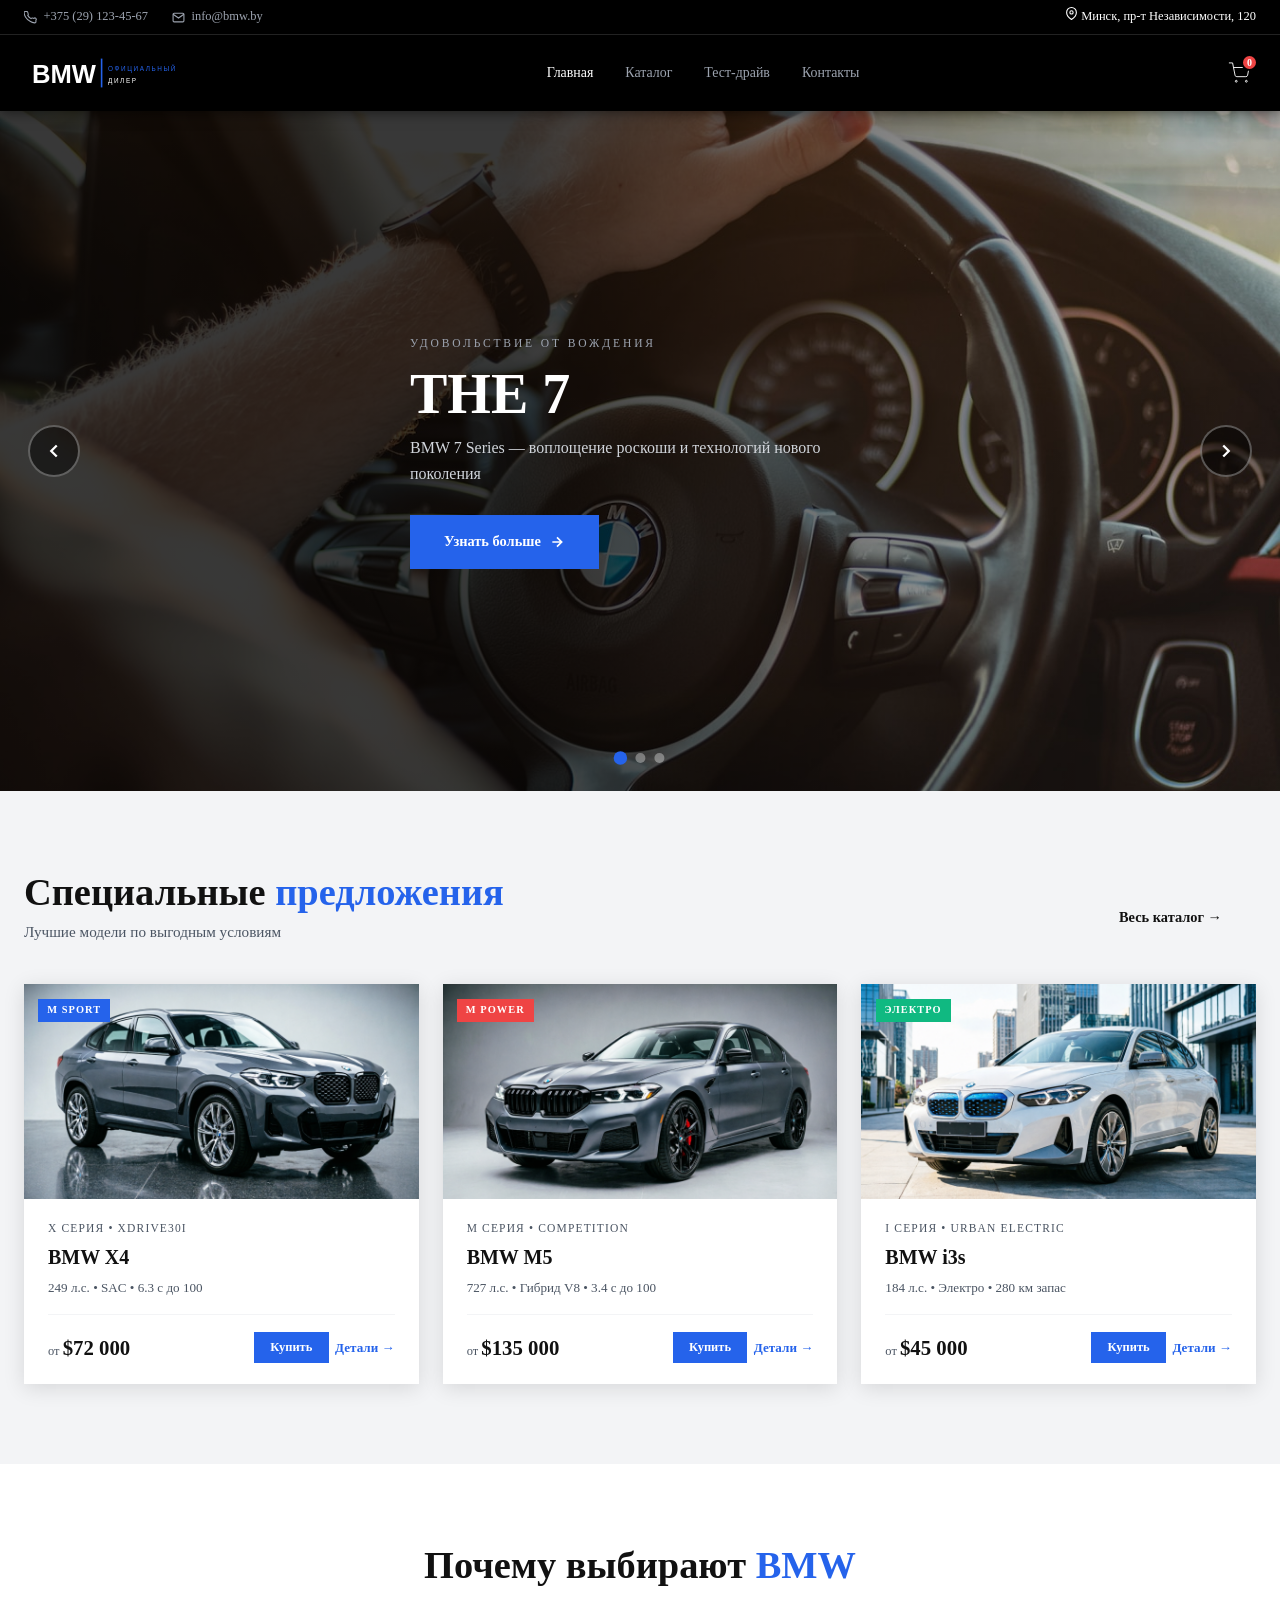
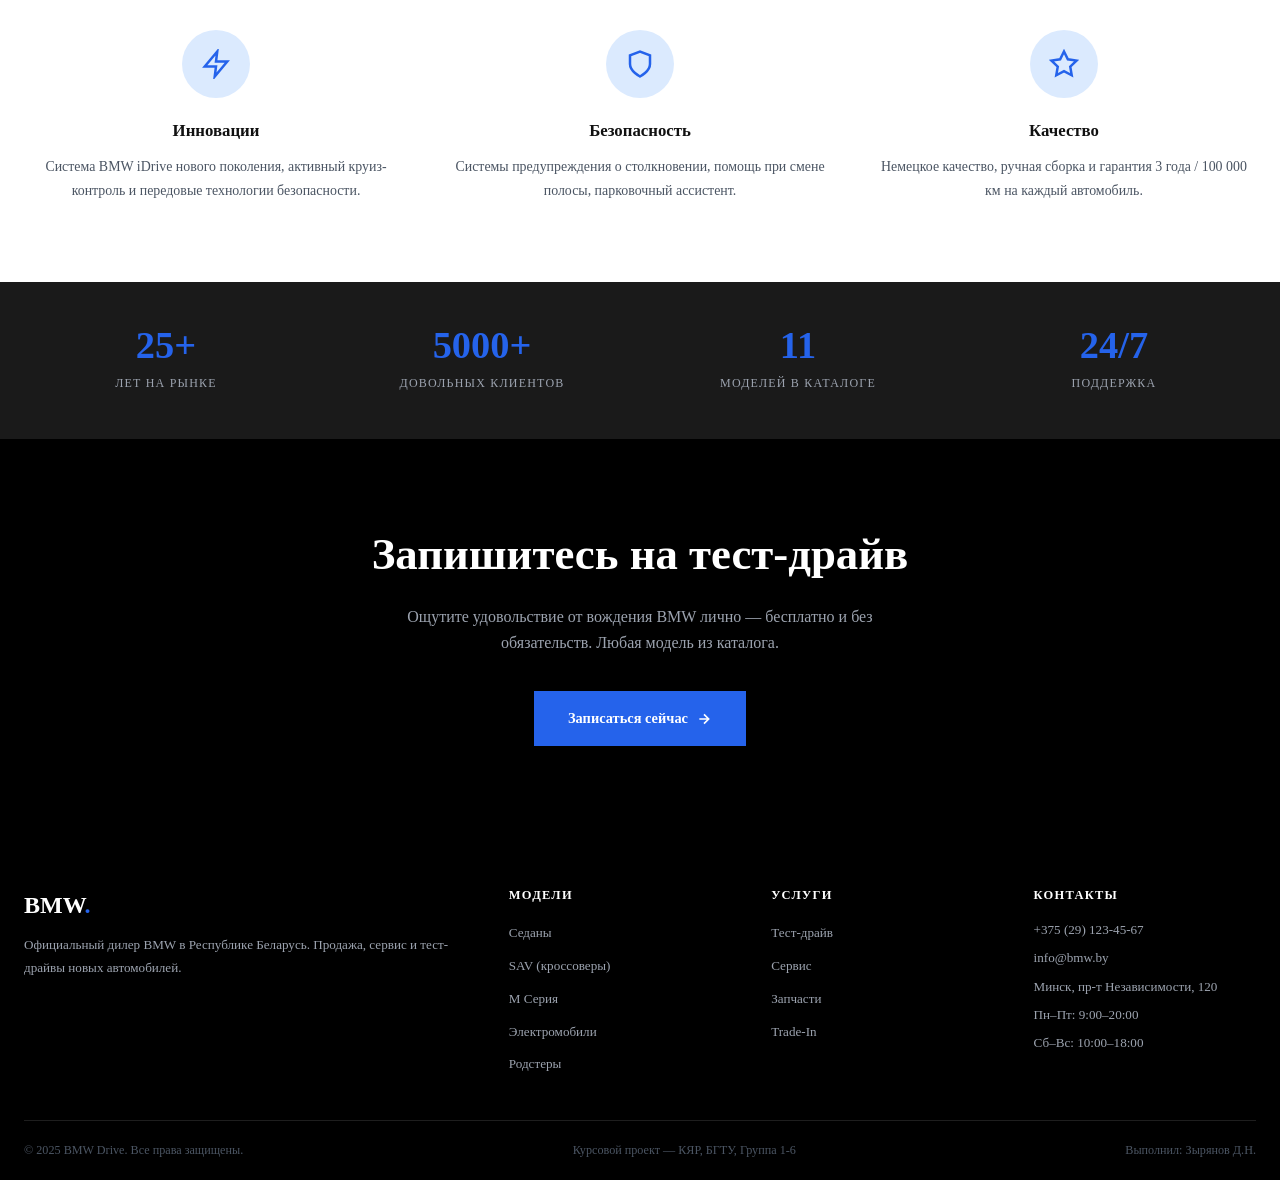
<file: index.html>
<!DOCTYPE html>
<html lang="ru">

<head>
  <meta charset="UTF-8" >
  <meta name="viewport" content="width=device-width,initial-scale=1.0" >
  <meta name="description" content="BMW Drive — официальный дилер BMW в Беларуси." >
  <title>BMW Drive — Главная</title>
  <link rel="stylesheet" href="css/styles.css" >
</head>

<body>

  <!--  HEADER  -->
  <header class="site-header">
    <div class="header-top">
      <div class="container header-top-inner">
        <div class="header-contacts">
          <a href="tel:+375291234567">
            <svg width="13" height="13" viewBox="0 0 24 24" fill="none" stroke="currentColor" stroke-width="2">
              <path
                d="M22 16.92v3a2 2 0 01-2.18 2 19.79 19.79 0 01-8.63-3.07A19.5 19.5 0 013.07 11.5 19.79 19.79 0 01.09 2.82 2 2 0 012.08 1h3a2 2 0 012 1.72 12.84 12.84 0 00.7 2.81 2 2 0 01-.45 2.11L6.91 8.09a16 16 0 006 6l.62-.62a2 2 0 012.11-.45 12.84 12.84 0 002.81.7A2 2 0 0122 16.92z" />
            </svg>
            +375 (29) 123-45-67
          </a>
          <a href="mailto:info@bmw.by">
            <svg width="13" height="13" viewBox="0 0 24 24" fill="none" stroke="currentColor" stroke-width="2">
              <path d="M4 4h16c1.1 0 2 .9 2 2v12c0 1.1-.9 2-2 2H4c-1.1 0-2-.9-2-2V6c0-1.1.9-2 2-2z" />
              <polyline points="22,6 12,13 2,6" />
            </svg>
            info@bmw.by
          </a>
        </div>
        <div class="header-address">
          <svg width="13" height="13" viewBox="0 0 24 24" fill="none" stroke="currentColor" stroke-width="2">
            <path d="M21 10c0 7-9 13-9 13s-9-6-9-13a9 9 0 0118 0z" />
            <circle cx="12" cy="10" r="3" />
          </svg>
          Минск, пр-т Независимости, 120
        </div>
      </div>
    </div>

    <div class="header-main">
      <div class="container header-main-inner">

        <!-- Лого — SVG  -->
        <a href="index.html" class="logo" aria-label="BMW Drive — главная">
          <svg xmlns="http://www.w3.org/2000/svg" viewBox="0 0 200 50" height="40" role="img" aria-label="BMW Drive">
            <rect width="200" height="50" fill="#000" rx="3" />
            <text x="10" y="38" font-family="Arial Black,Arial,sans-serif" font-size="32" font-weight="900"
              fill="#fff">BMW</text>
            <rect x="96" y="7" width="2" height="36" fill="#2563eb" />
            <text x="105" y="23" font-family="Arial,sans-serif" font-size="8" fill="#2563eb"
              letter-spacing="2">ОФИЦИАЛЬНЫЙ</text>
            <text x="105" y="37" font-family="Arial,sans-serif" font-size="8" fill="#fff"
              letter-spacing="2">ДИЛЕР</text>
          </svg>
        </a>

        <nav class="nav" aria-label="Основное меню">
          <a href="index.html" class="nav-link active">Главная</a>
          <a href="catalog.html" class="nav-link">Каталог</a>
          <a href="testdrive.html" class="nav-link">Тест-драйв</a>
          <a href="contacts.html" class="nav-link">Контакты</a>
        </nav>

        <div class="header-actions">
          <button class="action-btn" onclick="toggleCartModal()" aria-label="Корзина">
            <svg viewBox="0 0 24 24">
              <circle cx="9" cy="21" r="1" />
              <circle cx="20" cy="21" r="1" />
              <path d="M1 1h4l2.68 13.39a2 2 0 0 0 2 1.61h9.72a2 2 0 0 0 2-1.61L23 6H6" />
            </svg>
            <span class="badge-count" id="cart-count">0</span>
          </button>
        </div>

        <button class="burger" aria-label="Меню" aria-expanded="false">
          <span></span><span></span><span></span>
        </button>
      </div>
    </div>

    <nav class="mobile-nav" aria-label="Мобильное меню">
      <a href="index.html" class="nav-link">Главная</a>
      <a href="catalog.html" class="nav-link">Каталог</a>
      <a href="testdrive.html" class="nav-link">Тест-драйв</a>
      <a href="contacts.html" class="nav-link">Контакты</a>
    </nav>
  </header>


  <!-- MAIN -->
  <main>

    <!-- JS-слайдер  -->
    <section class="hero js-hero" aria-label="Главный баннер">
      <div class="hero-slides">

        <!-- Слайд 1: BMW 7 Series -->
        <div class="hero-slide js-slide active-slide">
          <img src="images/slides3.jfif" alt="BMW 7 Series" >
          <div class="hero-overlay"></div>
          <div class="hero-content">
            <div class="container">
              <div class="slide-text">
                <p class="hero-label">Удовольствие от вождения</p>
                <h1 class="hero-title">THE 7</h1>
                <p class="hero-desc">BMW 7 Series — воплощение роскоши и технологий нового поколения</p>
                <a href="catalog.html" class="btn btn-blue">
                  Узнать больше
                  <svg width="16" height="16" viewBox="0 0 24 24" fill="none" stroke="currentColor" stroke-width="2.5">
                    <path d="M5 12h14M12 5l7 7-7 7" />
                  </svg>
                </a>
              </div>
            </div>
          </div>
        </div>

        <!-- Слайд 2: BMW iX -->
        <div class="hero-slide js-slide">
          <img src="images/slides2.jfif" alt="BMW iX" >
          <div class="hero-overlay"></div>
          <div class="hero-content">
            <div class="container">
              <div class="slide-text">
                <p class="hero-label">Электрическое будущее</p>
                <h1 class="hero-title">BMW iX</h1>
                <p class="hero-desc">Полностью электрический SAV — 630 км запаса хода. Будущее уже здесь.</p>
                <a href="testdrive.html" class="btn btn-blue">
                  Тест-драйв
                  <svg width="16" height="16" viewBox="0 0 24 24" fill="none" stroke="currentColor" stroke-width="2.5">
                    <path d="M5 12h14M12 5l7 7-7 7" />
                  </svg>
                </a>
              </div>
            </div>
          </div>
        </div>

        <!-- Слайд 3: BMW M -->
        <div class="hero-slide js-slide">
          <img src="images/slides.jfif" alt="BMW M">
          <div class="hero-overlay"></div>
          <div class="hero-content">
            <div class="container">
              <div class="slide-text">
                <p class="hero-label">Чистая производительность</p>
                <h1 class="hero-title">BMW M</h1>
                <p class="hero-desc">M Performance — 510 л.с. спортивного духа в каждом движении</p>
                <a href="catalog.html?s=M" class="btn btn-blue">
                  Каталог M серии
                  <svg width="16" height="16" viewBox="0 0 24 24" fill="none" stroke="currentColor" stroke-width="2.5">
                    <path d="M5 12h14M12 5l7 7-7 7" />
                  </svg>
                </a>
              </div>
            </div>
          </div>
        </div>

      </div>

      <!-- Стрелки навигации -->
      <button class="slider-arrow slider-prev" id="slider-prev" aria-label="Предыдущий слайд">
        <svg width="22" height="22" viewBox="0 0 24 24" fill="none" stroke="currentColor" stroke-width="2.5">
          <path d="M15 18l-6-6 6-6" />
        </svg>
      </button>
      <button class="slider-arrow slider-next" id="slider-next" aria-label="Следующий слайд">
        <svg width="22" height="22" viewBox="0 0 24 24" fill="none" stroke="currentColor" stroke-width="2.5">
          <path d="M9 18l6-6-6-6" />
        </svg>
      </button>

      <!-- Точки-индикаторы -->
      <div class="hero-dots">
        <button class="hero-dot active-dot" data-index="0" aria-label="Слайд 1"></button>
        <button class="hero-dot" data-index="1" aria-label="Слайд 2"></button>
        <button class="hero-dot" data-index="2" aria-label="Слайд 3"></button>
      </div>
    </section>

    <!-- ─── СПЕЦИАЛЬНЫЕ ПРЕДЛОЖЕНИЯ ─── -->
    <section class="section section-gray">
      <div class="container">
        <div class="section-header">
          <div>
            <h2 class="section-title">Специальные <span>предложения</span></h2>
            <p class="section-subtitle">Лучшие модели по выгодным условиям</p>
          </div>
          <a href="catalog.html" class="btn btn-outline-dark">Весь каталог →</a>
        </div>

        <div class="cars-grid">

          <!-- BMW X4 -->
          <article class="car-card">
            <a href="car-detail.html?id=1" class="car-card-img" aria-label="Подробнее о BMW X4">
              <img src="images/BMW_X4_xDrive30i.png" alt="BMW X4"
                  
                loading="lazy" >
              <span class="car-badge">M Sport</span>
            </a>
            <div class="car-card-body">
              <p class="car-series">X Серия • xDrive30i</p>
              <h3 class="car-name">BMW X4</h3>
              <p class="car-spec-line">249 л.с. • SAC • 6.3 с до 100</p>
              <div class="car-card-footer">
                <div class="car-price"><span>от </span>$72 000</div>
                <div class="car-actions">
                  <button onclick="addToCart('1','BMW X4',72000)" class="btn btn-blue"
                    style="padding:.38rem .9rem;font-size:.78rem">Купить</button>
                  <a href="car-detail.html?id=1" class="car-link">Детали →</a>
                </div>
              </div>
            </div>
          </article>

          <!-- BMW M5 -->
          <article class="car-card">
            <a href="car-detail.html?id=3" class="car-card-img" aria-label="Подробнее о BMW M5">
              <img src="images/BMW_M5_Competition.png" alt="BMW M5"
                                loading="lazy" >
              <span class="car-badge" style="background:#ef4444">M Power</span>
            </a>
            <div class="car-card-body">
              <p class="car-series">M Серия • Competition</p>
              <h3 class="car-name">BMW M5</h3>
              <p class="car-spec-line">727 л.с. • Гибрид V8 • 3.4 с до 100</p>
              <div class="car-card-footer">
                <div class="car-price"><span>от </span>$135 000</div>
                <div class="car-actions">
                  <button onclick="addToCart('3','BMW M5',135000)" class="btn btn-blue"
                    style="padding:.38rem .9rem;font-size:.78rem">Купить</button>
                  <a href="car-detail.html?id=3" class="car-link">Детали →</a>
                </div>
              </div>
            </div>
          </article>

          <!-- BMW i3s -->
          <article class="car-card">
            <a href="car-detail.html?id=4" class="car-card-img" aria-label="Подробнее о BMW i3s">
              <img src="images/BMW_i3s.png" alt="BMW i3s"
               
                loading="lazy" >
              <span class="car-badge" style="background:#10b981">Электро</span>
            </a>
            <div class="car-card-body">
              <p class="car-series">i Серия • Urban Electric</p>
              <h3 class="car-name">BMW i3s</h3>
              <p class="car-spec-line">184 л.с. • Электро • 280 км запас</p>
              <div class="car-card-footer">
                <div class="car-price"><span>от </span>$45 000</div>
                <div class="car-actions">
                  <button onclick="addToCart('4','BMW i3s',45000)" class="btn btn-blue"
                    style="padding:.38rem .9rem;font-size:.78rem">Купить</button>
                  <a href="car-detail.html?id=4" class="car-link">Детали →</a>
                </div>
              </div>
            </div>
          </article>

        </div>
      </div>
    </section>


    <!-- ─── ПРЕИМУЩЕСТВА ─── -->
    <section class="section">
      <div class="container">
        <h2 class="section-title" style="text-align:center;margin-bottom:2.75rem">
          Почему выбирают <span>BMW</span>
        </h2>
        <div class="features-grid">
          <div class="feature-item">
            <div class="feature-icon">
              <svg viewBox="0 0 24 24" fill="none" stroke="currentColor" stroke-width="2" aria-hidden="true">
                <polygon points="13 2 3 14 12 14 11 22 21 10 12 10 13 2" />
              </svg>
            </div>
            <h3 class="feature-title">Инновации</h3>
            <p class="feature-desc">Система BMW iDrive нового поколения, активный круиз-контроль и передовые технологии
              безопасности.</p>
          </div>
          <div class="feature-item">
            <div class="feature-icon">
              <svg viewBox="0 0 24 24" fill="none" stroke="currentColor" stroke-width="2" aria-hidden="true">
                <path d="M12 22s8-4 8-10V5l-8-3-8 3v7c0 6 8 10 8 10z" />
              </svg>
            </div>
            <h3 class="feature-title">Безопасность</h3>
            <p class="feature-desc">Системы предупреждения о столкновении, помощь при смене полосы, парковочный
              ассистент.</p>
          </div>
          <div class="feature-item">
            <div class="feature-icon">
              <svg viewBox="0 0 24 24" fill="none" stroke="currentColor" stroke-width="2" aria-hidden="true">
                <polygon
                  points="12 2 15.09 8.26 22 9.27 17 14.14 18.18 21.02 12 17.77 5.82 21.02 7 14.14 2 9.27 8.91 8.26 12 2" />
              </svg>
            </div>
            <h3 class="feature-title">Качество</h3>
            <p class="feature-desc">Немецкое качество, ручная сборка и гарантия 3 года / 100 000 км на каждый
              автомобиль.</p>
          </div>
        </div>
      </div>
    </section>


    <!-- ─── СТАТИСТИКА ─── -->
    <aside class="stats-bar" aria-label="Показатели дилера">
      <div class="container">
        <div class="stats-grid">
          <div><span class="stat-num">25+</span><span class="stat-label">Лет на рынке</span></div>
          <div><span class="stat-num">5000+</span><span class="stat-label">Довольных клиентов</span></div>
          <div><span class="stat-num">11</span><span class="stat-label">Моделей в каталоге</span></div>
          <div><span class="stat-num">24/7</span><span class="stat-label">Поддержка</span></div>
        </div>
      </div>
    </aside>


    <!-- ─── CTA ─── -->
    <section class="cta-section">
      <div class="container">
        <h2 class="cta-title">Запишитесь на тест-драйв</h2>
        <p class="cta-desc">Ощутите удовольствие от вождения BMW лично — бесплатно и без обязательств. Любая модель из
          каталога.</p>
        <a href="testdrive.html" class="btn btn-blue">
          Записаться сейчас
          <svg width="16" height="16" viewBox="0 0 24 24" fill="none" stroke="currentColor" stroke-width="2.5">
            <path d="M5 12h14M12 5l7 7-7 7" />
          </svg>
        </a>
      </div>
    </section>

  </main>


  <!--  FOOTER  -->
  <footer class="site-footer">
    <div class="container">
      <div class="footer-grid">
        <div>
          <div class="footer-logo">BMW<span>.</span></div>
          <p class="footer-about">Официальный дилер BMW в Республике Беларусь. Продажа, сервис и тест-драйвы новых
            автомобилей.</p>
        </div>
        <div>
          <p class="footer-col-title">Модели</p>
          <ul class="footer-links">
            <li><a href="catalog.html?s=5">Седаны</a></li>
            <li><a href="catalog.html?s=X">SAV (кроссоверы)</a></li>
            <li><a href="catalog.html?s=M">M Серия</a></li>
            <li><a href="catalog.html?s=i">Электромобили</a></li>
            <li><a href="catalog.html?s=Z">Родстеры</a></li>
          </ul>
        </div>
        <div>
          <p class="footer-col-title">Услуги</p>
          <ul class="footer-links">
            <li><a href="testdrive.html">Тест-драйв</a></li>
            <li><a href="contacts.html">Сервис</a></li>
            <li><a href="contacts.html">Запчасти</a></li>
            <li><a href="contacts.html">Trade-In</a></li>
          </ul>
        </div>
        <div>
          <p class="footer-col-title">Контакты</p>
          <ul class="footer-contacts">
            <li>+375 (29) 123-45-67</li>
            <li>info@bmw.by</li>
            <li>Минск, пр-т Независимости, 120</li>
            <li>Пн–Пт: 9:00–20:00</li>
            <li>Сб–Вс: 10:00–18:00</li>
          </ul>
        </div>
      </div>
      <div class="footer-bottom">
        <span>© 2025 BMW Drive. Все права защищены.</span>
        <span>Курсовой проект — КЯР, БГТУ, Группа 1-6 </span>
        <span>Выполнил: Зырянов Д.Н.</span>
      </div>
    </div>
  </footer>


  <!-- МОДАЛЬНЫЕ ОКНА  -->
  <div class="modal-overlay" id="cart-modal" role="dialog" aria-modal="true" aria-label="Корзина">
    <div class="modal-box">
      <button class="modal-close" onclick="closeModal('cart-modal')" aria-label="Закрыть">×</button>
      <p class="modal-title"> Корзина</p>
      <div id="cart-items"></div>
      <div id="cart-total-block" class="cart-total" style="display:none">
        Итого: $<span id="cart-sum">0</span>
        <br>
        <button onclick="alert(' Заявка отправлена! Менеджер свяжется с вами в течение 30 минут.')"
          class="btn btn-blue" style="width:100%;margin-top:1rem;justify-content:center">
          Оформить заявку
        </button>
      </div>
    </div>
  </div>

  <script src="js/main.js"></script>
</body>

</html>
</file>
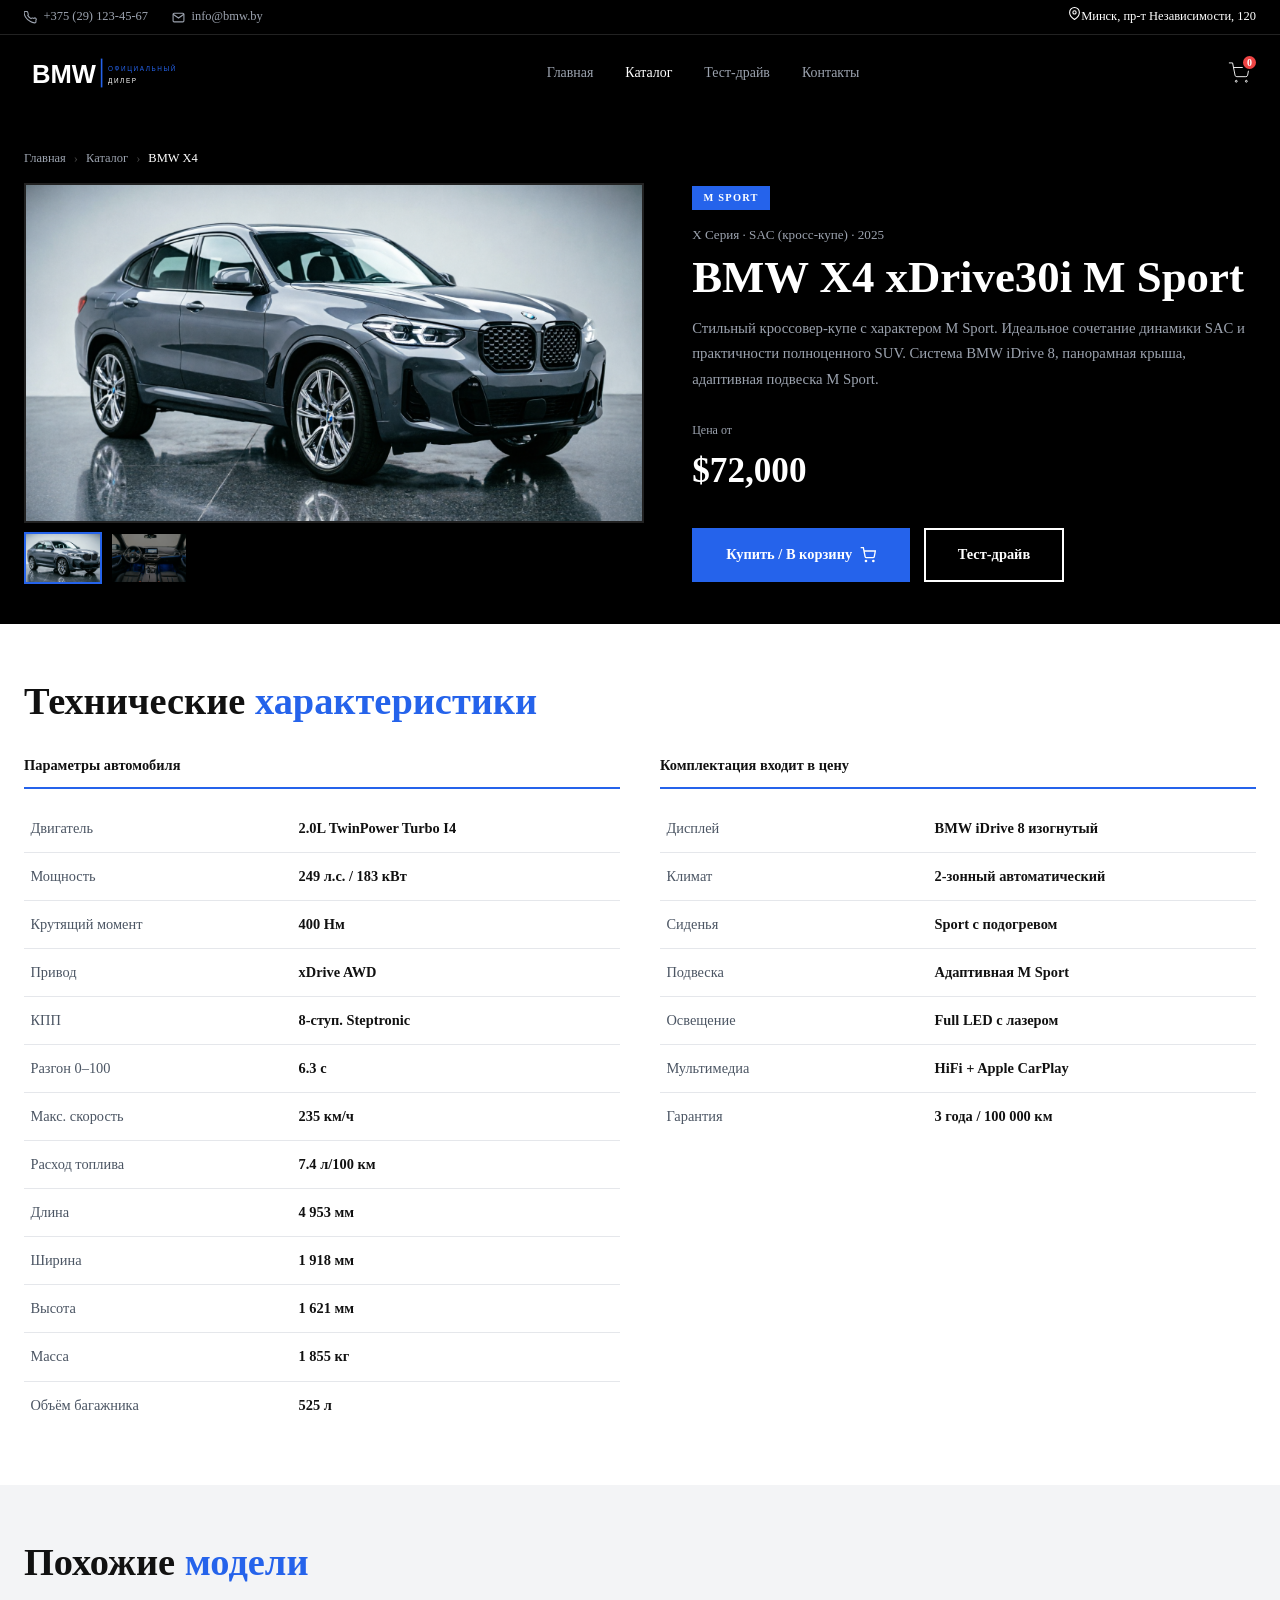
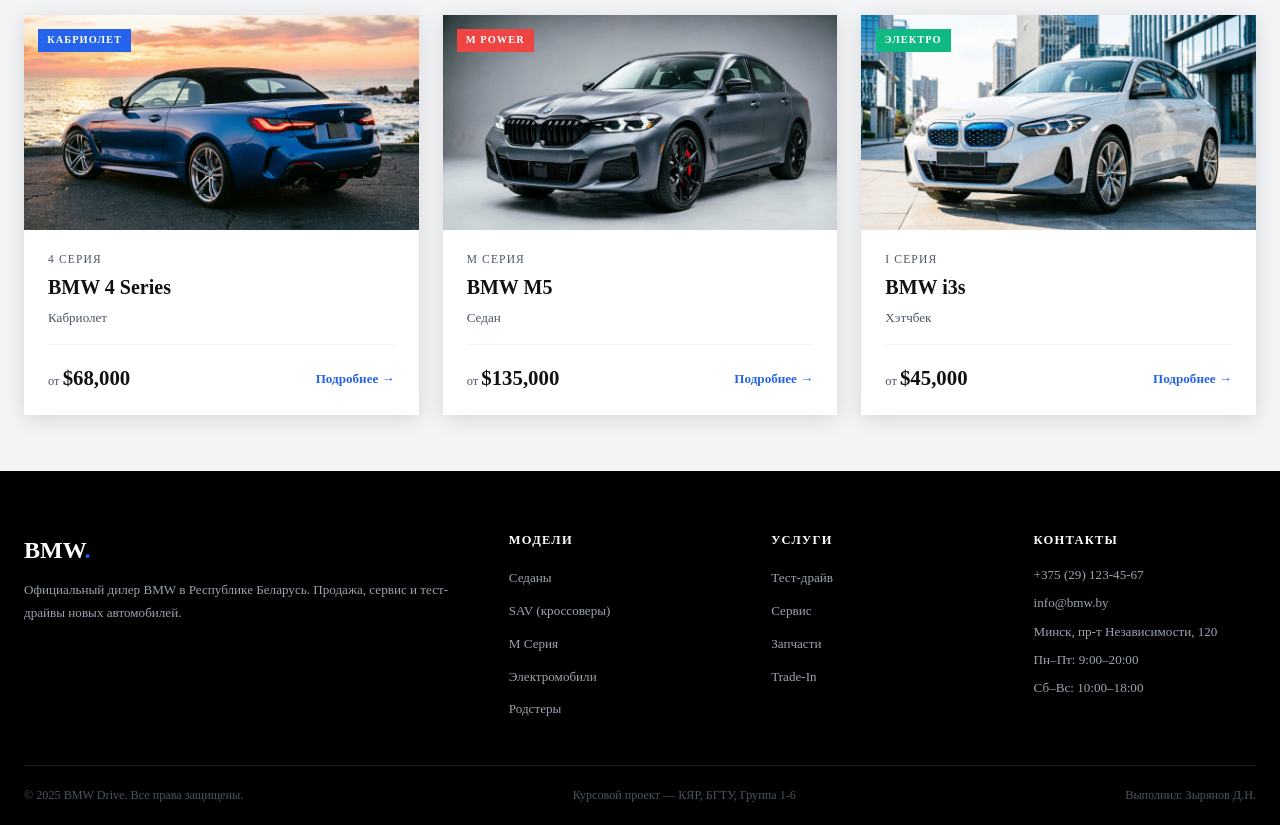
<file: car-detail.html>
<!DOCTYPE html>
<html lang="ru">

<head>
  <meta charset="UTF-8" >
  <meta name="viewport" content="width=device-width,initial-scale=1.0" >
  <meta name="description" content="Характеристики и цена автомобиля BMW." >
  <title>BMW — Характеристики</title>
  <link rel="stylesheet" href="css/styles.css" >

</head>

<body>

  <object type="text/xml" data="cars.xml" id="cars-xml-object" style="position:absolute;width:0;height:0;opacity:0;pointer-events:none" aria-hidden="true"></object>

  <header class="site-header">
    <div class="header-top">
      <div class="container header-top-inner">
        <div class="header-contacts">
          <a href="tel:+375291234567"><svg width="13" height="13" viewBox="0 0 24 24" fill="none" stroke="currentColor"
              stroke-width="2">
              <path
                d="M22 16.92v3a2 2 0 01-2.18 2 19.79 19.79 0 01-8.63-3.07A19.5 19.5 0 013.07 11.5 19.79 19.79 0 01.09 2.82 2 2 0 012.08 1h3a2 2 0 012 1.72 12.84 12.84 0 00.7 2.81 2 2 0 01-.45 2.11L6.91 8.09a16 16 0 006 6l.62-.62a2 2 0 012.11-.45 12.84 12.84 0 002.81.7A2 2 0 0122 16.92z" />
            </svg>+375 (29) 123-45-67</a>
          <a href="mailto:info@bmw.by"><svg width="13" height="13" viewBox="0 0 24 24" fill="none" stroke="currentColor"
              stroke-width="2">
              <path d="M4 4h16c1.1 0 2 .9 2 2v12c0 1.1-.9 2-2 2H4c-1.1 0-2-.9-2-2V6c0-1.1.9-2 2-2z" />
              <polyline points="22,6 12,13 2,6" />
            </svg>info@bmw.by</a>
        </div>
        <div class="header-address"><svg width="13" height="13" viewBox="0 0 24 24" fill="none" stroke="currentColor"
            stroke-width="2">
            <path d="M21 10c0 7-9 13-9 13s-9-6-9-13a9 9 0 0118 0z" />
            <circle cx="12" cy="10" r="3" />
          </svg>Минск, пр-т Независимости, 120</div>
      </div>
    </div>
    <div class="header-main">
      <div class="container header-main-inner">
        <a href="index.html" class="logo">
          <svg xmlns="http://www.w3.org/2000/svg" viewBox="0 0 200 50" height="40">
            <rect width="200" height="50" fill="#000" rx="3" />
            <text x="10" y="38" font-family="Arial Black,Arial,sans-serif" font-size="32" font-weight="900"
              fill="#fff">BMW</text>
            <rect x="96" y="7" width="2" height="36" fill="#2563eb" />
            <text x="105" y="23" font-family="Arial,sans-serif" font-size="8" fill="#2563eb"
              letter-spacing="2">ОФИЦИАЛЬНЫЙ</text>
            <text x="105" y="37" font-family="Arial,sans-serif" font-size="8" fill="#fff"
              letter-spacing="2">ДИЛЕР</text>
          </svg>
        </a>
        <nav class="nav">
          <a href="index.html" class="nav-link">Главная</a>
          <a href="catalog.html" class="nav-link active">Каталог</a>
          <a href="testdrive.html" class="nav-link">Тест-драйв</a>
          <a href="contacts.html" class="nav-link">Контакты</a>
        </nav>
        <div class="header-actions">
          <button class="action-btn" onclick="toggleCartModal()" aria-label="Корзина"><svg viewBox="0 0 24 24">
              <circle cx="9" cy="21" r="1" />
              <circle cx="20" cy="21" r="1" />
              <path d="M1 1h4l2.68 13.39a2 2 0 0 0 2 1.61h9.72a2 2 0 0 0 2-1.61L23 6H6" />
            </svg><span class="badge-count" id="cart-count">0</span></button>
        </div>
        <button class="burger" aria-label="Меню"><span></span><span></span><span></span></button>
      </div>
    </div>
    <nav class="mobile-nav">
      <a href="index.html" class="nav-link">Главная</a>
      <a href="catalog.html" class="nav-link">Каталог</a>
      <a href="testdrive.html" class="nav-link">Тест-драйв</a>
      <a href="contacts.html" class="nav-link">Контакты</a>
    </nav>
  </header>

  <main>

    <!-- HERO АВТО -->
    <section class="car-detail-hero">
      <div class="container">

        <nav class="breadcrumb" aria-label="Навигация">
          <a href="index.html">Главная</a>
          <span class="sep">›</span>
          <a href="catalog.html">Каталог</a>
          <span class="sep">›</span>
          <span class="current" id="bc-car">BMW</span>
        </nav>

        <div class="car-detail-inner">

          <!-- Галерея -->
          <div class="car-gallery">
            <img id="mainPhoto" class="car-gallery-main" src="" alt="BMW" />
            <div class="car-gallery-thumbs">
              <img id="thumb1" class="thumb active" src="" alt="Экстерьер" />
              <img id="thumb2" class="thumb" src="" alt="Интерьер" />
            </div>
          </div>

          <!-- Информация -->
          <div>
            <span class="car-detail-badge" id="car-badge">BMW</span>
            <p style="font-size:.82rem;color:#9ca3af;margin-bottom:.5rem" id="car-series-sub"></p>
            <h1 class="car-detail-name" id="car-name">BMW</h1>
            <p class="car-detail-desc" id="car-desc"></p>

            <div class="car-detail-price-block">
              <p class="car-detail-price-label">Цена от</p>
              <p class="car-detail-price" id="car-price">—</p>
            </div>

            <div class="car-detail-actions">
              <button id="btn-buy" class="btn btn-blue">
                Купить / В корзину
                <svg width="16" height="16" viewBox="0 0 24 24" fill="none" stroke="currentColor" stroke-width="2">
                  <circle cx="9" cy="21" r="1" />
                  <circle cx="20" cy="21" r="1" />
                  <path d="M1 1h4l2.68 13.39a2 2 0 0 0 2 1.61h9.72a2 2 0 0 0 2-1.61L23 6H6" />
                </svg>
              </button>
              <a href="testdrive.html" class="btn btn-outline">Тест-драйв</a>
            </div>
          </div>

        </div>
      </div>
    </section>


    <!-- ХАРАКТЕРИСТИКИ -->
    <section class="specs-section">
      <div class="container">
        <h2 class="section-title" style="margin-bottom:2rem">
          Технические <span>характеристики</span>
        </h2>
        <div class="specs-grid">
          <div class="specs-block">
            <h3>Параметры автомобиля</h3>
            <table class="specs-table">
              <tbody id="specs-tbody">
                <tr>
                  <td colspan="2" style="color:#9ca3af;padding:1rem 0">Загрузка…</td>
                </tr>
              </tbody>
            </table>
          </div>
          <div class="specs-block">
            <h3>Комплектация входит в цену</h3>
            <table class="specs-table">
              <tbody>
                <tr>
                  <td>Дисплей</td>
                  <td>BMW iDrive 8 изогнутый</td>
                </tr>
                <tr>
                  <td>Климат</td>
                  <td>2-зонный автоматический</td>
                </tr>
                <tr>
                  <td>Сиденья</td>
                  <td>Sport с подогревом</td>
                </tr>
                <tr>
                  <td>Подвеска</td>
                  <td>Адаптивная M Sport</td>
                </tr>
                <tr>
                  <td>Освещение</td>
                  <td>Full LED с лазером</td>
                </tr>
                <tr>
                  <td>Мультимедиа</td>
                  <td>HiFi + Apple CarPlay</td>
                </tr>
                <tr>
                  <td>Гарантия</td>
                  <td>3 года / 100 000 км</td>
                </tr>
              </tbody>
            </table>
          </div>
        </div>
      </div>
    </section>


    <!-- ПОХОЖИЕ МОДЕЛИ -->
    <section class="related-section">
      <div class="container">
        <h2 class="section-title" style="margin-bottom:2rem">Похожие <span>модели</span></h2>
        <div class="cars-grid" id="related-grid">
        </div>
      </div>
    </section>

  </main>

  <footer class="site-footer">
    <div class="container">
      <div class="footer-grid">
        <div>
          <div class="footer-logo">BMW<span>.</span></div>
          <p class="footer-about">Официальный дилер BMW в Республике Беларусь. Продажа, сервис и тест-драйвы новых
            автомобилей.</p>
        </div>
        <div>
          <p class="footer-col-title">Модели</p>
          <ul class="footer-links">
            <li><a href="catalog.html?s=5">Седаны</a></li>
            <li><a href="catalog.html?s=X">SAV (кроссоверы)</a></li>
            <li><a href="catalog.html?s=M">M Серия</a></li>
            <li><a href="catalog.html?s=i">Электромобили</a></li>
            <li><a href="catalog.html?s=Z">Родстеры</a></li>
          </ul>
        </div>
        <div>
          <p class="footer-col-title">Услуги</p>
          <ul class="footer-links">
            <li><a href="testdrive.html">Тест-драйв</a></li>
            <li><a href="contacts.html">Сервис</a></li>
            <li><a href="contacts.html">Запчасти</a></li>
            <li><a href="contacts.html">Trade-In</a></li>
          </ul>
        </div>
        <div>
          <p class="footer-col-title">Контакты</p>
          <ul class="footer-contacts">
            <li>+375 (29) 123-45-67</li>
            <li>info@bmw.by</li>
            <li>Минск, пр-т Независимости, 120</li>
            <li>Пн–Пт: 9:00–20:00</li>
            <li>Сб–Вс: 10:00–18:00</li>
          </ul>
        </div>
      </div>
      <div class="footer-bottom">
        <span>© 2025 BMW Drive. Все права защищены.</span>
        <span>Курсовой проект — КЯР, БГТУ, Группа 1-6 </span>
        <span>Выполнил: Зырянов Д.Н.</span>
      </div>
    </div>
  </footer>

  <div class="modal-overlay" id="cart-modal" role="dialog">
    <div class="modal-box"><button class="modal-close" onclick="closeModal('cart-modal')">×</button>
      <p class="modal-title"> Корзина</p>
      <div id="cart-items"></div>
      <div id="cart-total-block" class="cart-total" style="display:none">Итого: $<span id="cart-sum">0</span><br><button
          onclick="alert(' Заявка принята!')" class="btn btn-blue"
          style="width:100%;margin-top:1rem;justify-content:center">Оформить заявку</button></div>
    </div>
  </div>

  <script src="js/cars-xml.js"></script>
  <script src="js/car-detail.js"></script>
  <script src="js/main.js"></script>
</body>

</html>
</file>
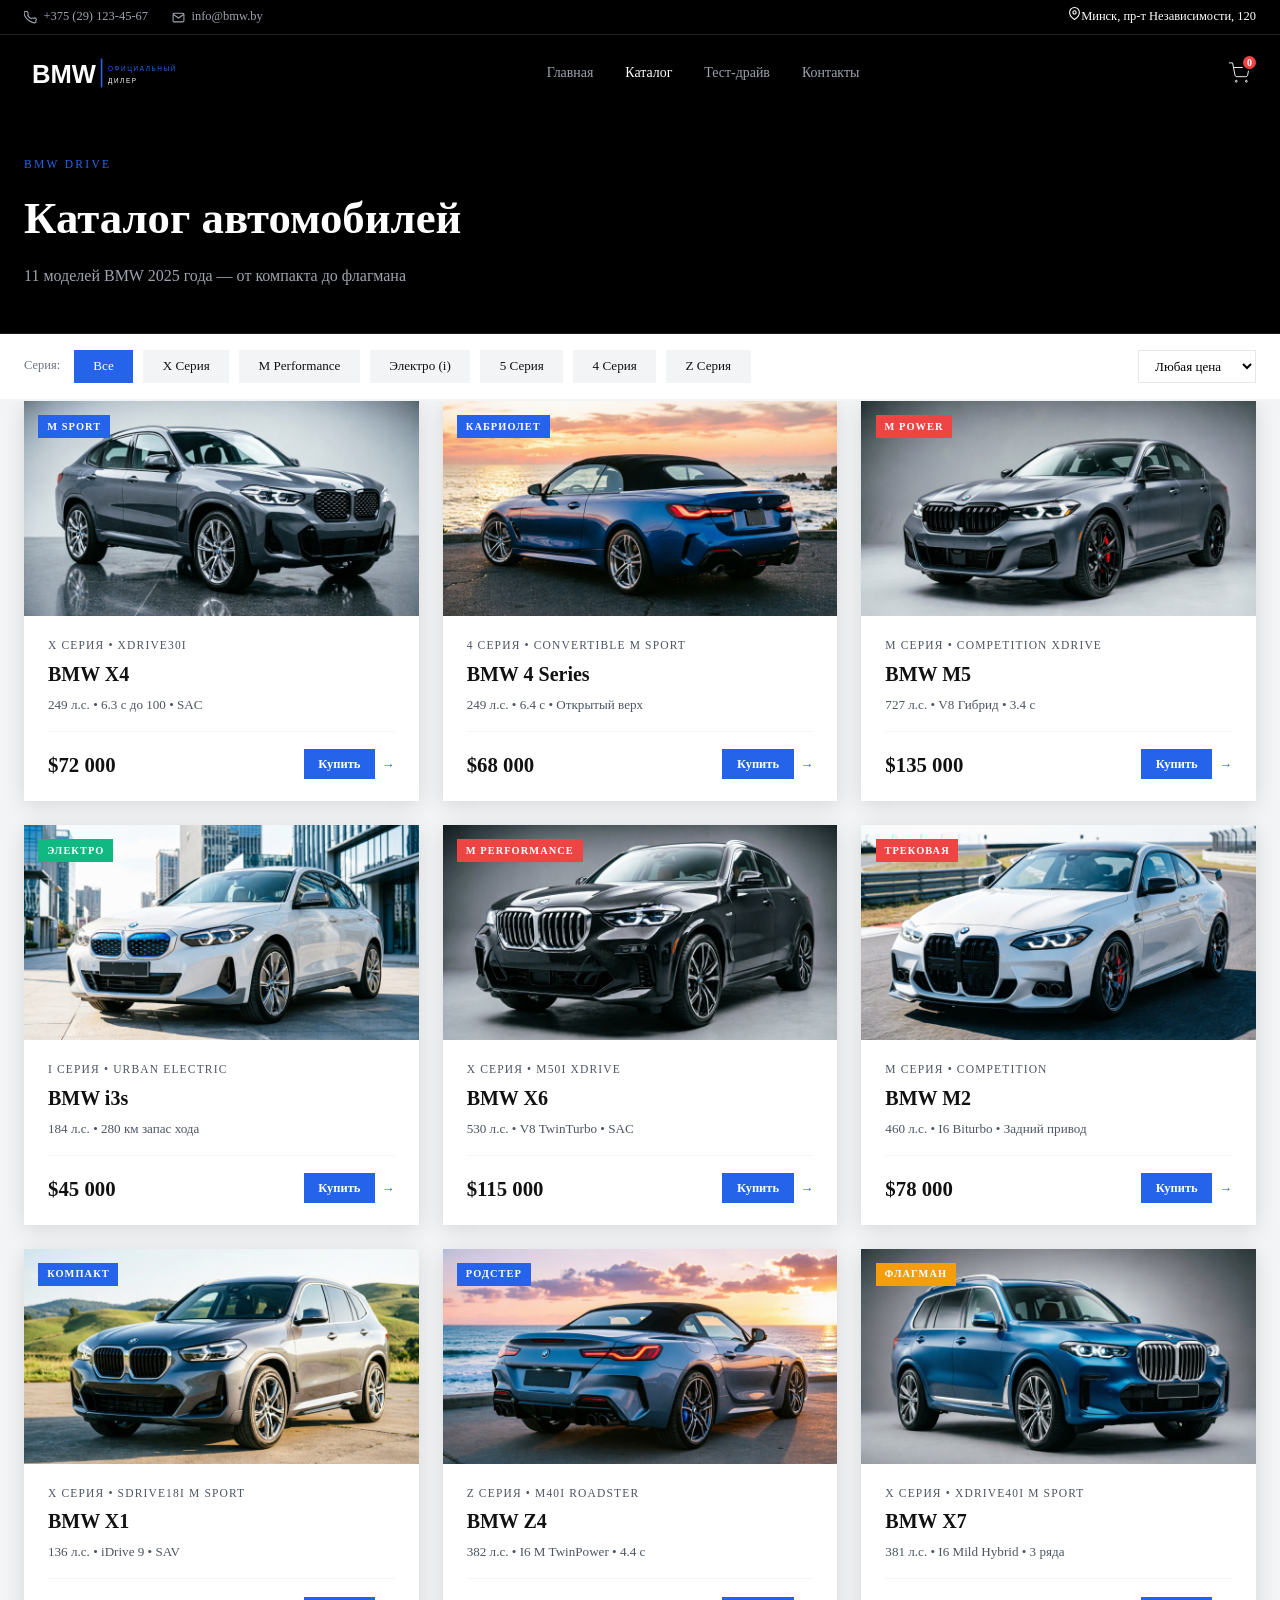
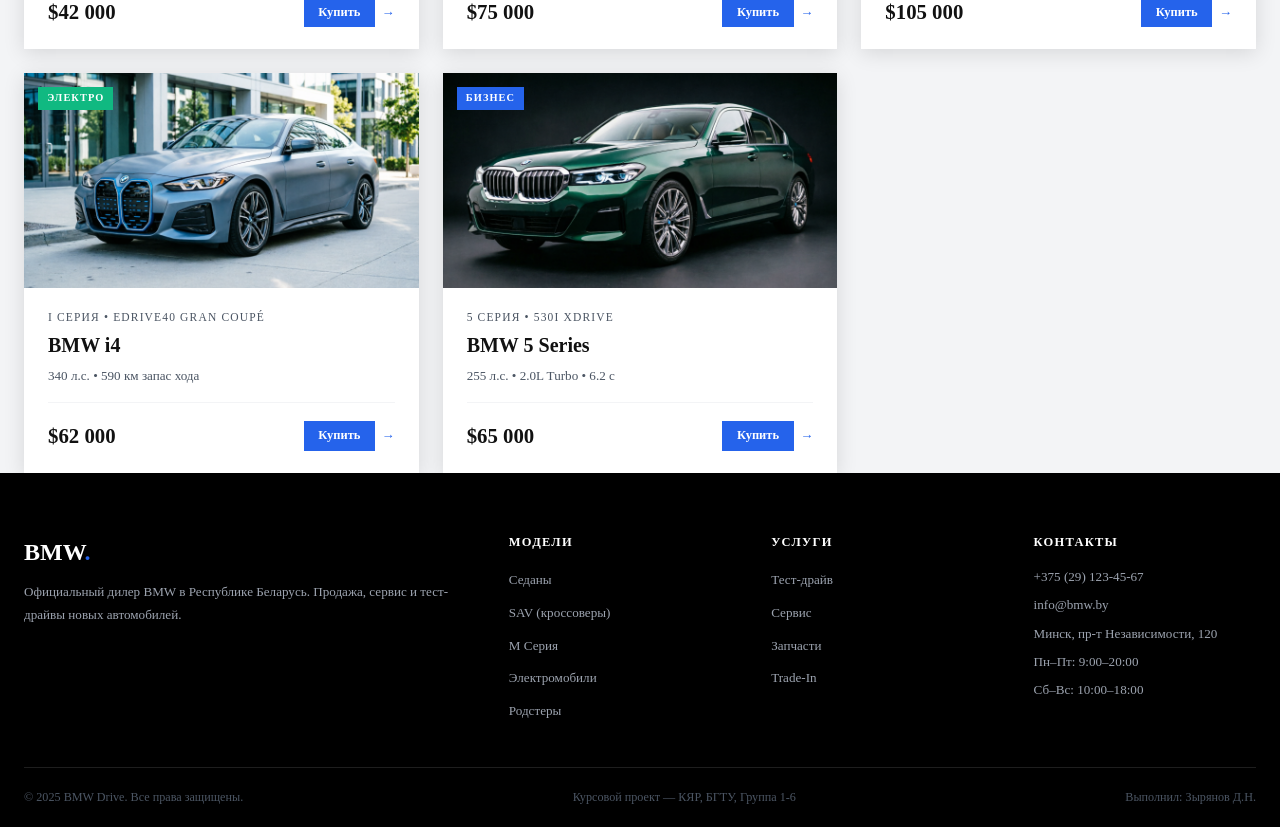
<file: catalog.html>
<!DOCTYPE html>
<html lang="ru">
<head>
  <meta charset="UTF-8">
  <meta name="viewport" content="width=device-width,initial-scale=1.0">
  <meta name="description" content="Каталог автомобилей BMW 2025 — 11 моделей.">
  <title>Каталог — BMW Drive</title>
  <link rel="stylesheet" href="css/styles.css">
</head>
<body>

<header class="site-header">
  <div class="header-top">
    <div class="container header-top-inner">
      <div class="header-contacts">
        <a href="tel:+375291234567"><svg width="13" height="13" viewBox="0 0 24 24" fill="none" stroke="currentColor" stroke-width="2"><path d="M22 16.92v3a2 2 0 01-2.18 2 19.79 19.79 0 01-8.63-3.07A19.5 19.5 0 013.07 11.5 19.79 19.79 0 01.09 2.82 2 2 0 012.08 1h3a2 2 0 012 1.72 12.84 12.84 0 00.7 2.81 2 2 0 01-.45 2.11L6.91 8.09a16 16 0 006 6l.62-.62a2 2 0 012.11-.45 12.84 12.84 0 002.81.7A2 2 0 0122 16.92z"/></svg>+375 (29) 123-45-67</a>
        <a href="mailto:info@bmw.by"><svg width="13" height="13" viewBox="0 0 24 24" fill="none" stroke="currentColor" stroke-width="2"><path d="M4 4h16c1.1 0 2 .9 2 2v12c0 1.1-.9 2-2 2H4c-1.1 0-2-.9-2-2V6c0-1.1.9-2 2-2z"/><polyline points="22,6 12,13 2,6"/></svg>info@bmw.by</a>
      </div>
      <div class="header-address"><svg width="13" height="13" viewBox="0 0 24 24" fill="none" stroke="currentColor" stroke-width="2"><path d="M21 10c0 7-9 13-9 13s-9-6-9-13a9 9 0 0118 0z"/><circle cx="12" cy="10" r="3"/></svg>Минск, пр-т Независимости, 120</div>
    </div>
  </div>
  <div class="header-main">
    <div class="container header-main-inner">
      <a href="index.html" class="logo" aria-label="BMW Drive">
        <svg xmlns="http://www.w3.org/2000/svg" viewBox="0 0 200 50" height="40">
          <rect width="200" height="50" fill="#000" rx="3"/>
          <text x="10" y="38" font-family="Arial Black,Arial,sans-serif" font-size="32" font-weight="900" fill="#fff">BMW</text>
          <rect x="96" y="7" width="2" height="36" fill="#2563eb"/>
          <text x="105" y="23" font-family="Arial,sans-serif" font-size="8" fill="#2563eb" letter-spacing="2">ОФИЦИАЛЬНЫЙ</text>
          <text x="105" y="37" font-family="Arial,sans-serif" font-size="8" fill="#fff" letter-spacing="2">ДИЛЕР</text>
        </svg>
      </a>
      <nav class="nav">
        <a href="index.html"     class="nav-link">Главная</a>
        <a href="catalog.html"   class="nav-link active">Каталог</a>
        <a href="testdrive.html" class="nav-link">Тест-драйв</a>
        <a href="contacts.html"  class="nav-link">Контакты</a>
      </nav>
      <div class="header-actions">
        <button class="action-btn" onclick="toggleCartModal()" aria-label="Корзина"><svg viewBox="0 0 24 24"><circle cx="9" cy="21" r="1"/><circle cx="20" cy="21" r="1"/><path d="M1 1h4l2.68 13.39a2 2 0 0 0 2 1.61h9.72a2 2 0 0 0 2-1.61L23 6H6"/></svg><span class="badge-count" id="cart-count">0</span></button>
      </div>
      <button class="burger" aria-label="Меню"><span></span><span></span><span></span></button>
    </div>
  </div>
  <nav class="mobile-nav">
    <a href="index.html" class="nav-link">Главная</a>
    <a href="catalog.html" class="nav-link">Каталог</a>
    <a href="testdrive.html" class="nav-link">Тест-драйв</a>
    <a href="contacts.html" class="nav-link">Контакты</a>
  </nav>
</header>

<main>

  <section class="catalog-hero">
    <div class="container">
      <p class="page-hero-label">BMW Drive</p>
      <h1 class="catalog-hero-title">Каталог автомобилей</h1>
      <p style="color:#9ca3af;margin-top:.5rem">11 моделей BMW 2025 года — от компакта до флагмана</p>
    </div>
  </section>

  <div class="filters">
    <div class="container filters-inner">
      <span style="font-size:.78rem;color:#6b7280;font-weight:500;margin-right:.25rem">Серия:</span>
      <button class="filter-btn active" data-filter="all">Все</button>
      <button class="filter-btn" data-filter="X">X Серия</button>
      <button class="filter-btn" data-filter="M">M Performance</button>
      <button class="filter-btn" data-filter="i">Электро (i)</button>
      <button class="filter-btn" data-filter="5">5 Серия</button>
      <button class="filter-btn" data-filter="4">4 Серия</button>
      <button class="filter-btn" data-filter="Z">Z Серия</button>
      <select class="form-select" style="margin-left:auto;padding:.42rem .75rem;font-size:.82rem;border:1.5px solid #e5e7eb"
              onchange="filterBySegment(this.value)" aria-label="Фильтр по цене">
        <option value="all">Любая цена</option>
        <option value="budget">до $50 000</option>
        <option value="mid">$50k – $80k</option>
        <option value="premium">$80k – $115k</option>
        <option value="luxury">от $115k</option>
      </select>
    </div>
  </div>

  <div class="section-gray">
    <div class="container">
      <div class="catalog-grid">


        <!-- 1. BMW X4 -->
        <article class="car-card catalog-card" data-series="X" data-segment="mid">
          <a href="car-detail.html?id=1" class="car-card-img">
            <img src="images/BMW_X4_xDrive30i.png" alt="BMW X4"
                  loading="lazy">
            <span class="car-badge">M Sport</span>
          </a>
          <div class="car-card-body">
            <p class="car-series">X Серия • xDrive30i</p>
            <h2 class="car-name">BMW X4</h2>
            <p class="car-spec-line">249 л.с. • 6.3 с до 100 • SAC</p>
            <div class="car-card-footer">
              <div class="car-price">$72 000</div>
              <div class="car-actions">
                <button onclick="addToCart('1','BMW X4',72000)" class="btn btn-blue" style="padding:.35rem .8rem;font-size:.78rem">Купить</button>
                <a href="car-detail.html?id=1" class="car-link">→</a>
              </div>
            </div>
          </div>
        </article>

        <!-- 2. BMW 4 Series Convertible -->
        <article class="car-card catalog-card" data-series="4" data-segment="mid">
          <a href="car-detail.html?id=2" class="car-card-img">
            <img src="images/BMW_4_Series_Convertible.png" alt="BMW 4 Series"
                  loading="lazy">
            <span class="car-badge">Кабриолет</span>
          </a>
          <div class="car-card-body">
            <p class="car-series">4 Серия • Convertible M Sport</p>
            <h2 class="car-name">BMW 4 Series</h2>
            <p class="car-spec-line">249 л.с. • 6.4 с • Открытый верх</p>
            <div class="car-card-footer">
              <div class="car-price">$68 000</div>
              <div class="car-actions">
                <button onclick="addToCart('2','BMW 4 Series',68000)" class="btn btn-blue" style="padding:.35rem .8rem;font-size:.78rem">Купить</button>
                <a href="car-detail.html?id=2" class="car-link">→</a>
              </div>
            </div>
          </div>
        </article>

        <!-- 3. BMW M5 Competition -->
        <article class="car-card catalog-card" data-series="M" data-segment="luxury">
          <a href="car-detail.html?id=3" class="car-card-img">
            <img src="images/BMW_M5_Competition.png" alt="BMW M5"
                  loading="lazy">
            <span class="car-badge" style="background:#ef4444">M Power</span>
          </a>
          <div class="car-card-body">
            <p class="car-series">M Серия • Competition xDrive</p>
            <h2 class="car-name">BMW M5</h2>
            <p class="car-spec-line">727 л.с. • V8 Гибрид • 3.4 с</p>
            <div class="car-card-footer">
              <div class="car-price">$135 000</div>
              <div class="car-actions">
                <button onclick="addToCart('3','BMW M5',135000)" class="btn btn-blue" style="padding:.35rem .8rem;font-size:.78rem">Купить</button>
                <a href="car-detail.html?id=3" class="car-link">→</a>
              </div>
            </div>
          </div>
        </article>

        <!-- 4. BMW i3s -->
        <article class="car-card catalog-card" data-series="i" data-segment="budget">
          <a href="car-detail.html?id=4" class="car-card-img">
            <img src="images/BMW_i3s.png" alt="BMW i3s"
                 loading="lazy">
            <span class="car-badge" style="background:#10b981">Электро</span>
          </a>
          <div class="car-card-body">
            <p class="car-series">i Серия • Urban Electric</p>
            <h2 class="car-name">BMW i3s</h2>
            <p class="car-spec-line">184 л.с. • 280 км запас хода</p>
            <div class="car-card-footer">
              <div class="car-price">$45 000</div>
              <div class="car-actions">
                <button onclick="addToCart('4','BMW i3s',45000)" class="btn btn-blue" style="padding:.35rem .8rem;font-size:.78rem">Купить</button>
                <a href="car-detail.html?id=4" class="car-link">→</a>
              </div>
            </div>
          </div>
        </article>

        <!-- 5. BMW X6 M50i -->
        <article class="car-card catalog-card" data-series="X" data-segment="premium">
          <a href="car-detail.html?id=5" class="car-card-img">
            <img src="images/BMW_X6_M50i.png" alt="BMW X6"
                  loading="lazy">
            <span class="car-badge" style="background:#ef4444">M Performance</span>
          </a>
          <div class="car-card-body">
            <p class="car-series">X Серия • M50i xDrive</p>
            <h2 class="car-name">BMW X6</h2>
            <p class="car-spec-line">530 л.с. • V8 TwinTurbo • SAC</p>
            <div class="car-card-footer">
              <div class="car-price">$115 000</div>
              <div class="car-actions">
                <button onclick="addToCart('5','BMW X6',115000)" class="btn btn-blue" style="padding:.35rem .8rem;font-size:.78rem">Купить</button>
                <a href="car-detail.html?id=5" class="car-link">→</a>
              </div>
            </div>
          </div>
        </article>

        <!-- 6. BMW M2 Competition -->
        <article class="car-card catalog-card" data-series="M" data-segment="mid">
          <a href="car-detail.html?id=6" class="car-card-img">
            <img src="images/BMW_M2_Competition.png" alt="BMW M2"
                  loading="lazy">
            <span class="car-badge" style="background:#ef4444">Трековая</span>
          </a>
          <div class="car-card-body">
            <p class="car-series">M Серия • Competition</p>
            <h2 class="car-name">BMW M2</h2>
            <p class="car-spec-line">460 л.с. • I6 Biturbo • Задний привод</p>
            <div class="car-card-footer">
              <div class="car-price">$78 000</div>
              <div class="car-actions">
                <button onclick="addToCart('6','BMW M2',78000)" class="btn btn-blue" style="padding:.35rem .8rem;font-size:.78rem">Купить</button>
                <a href="car-detail.html?id=6" class="car-link">→</a>
              </div>
            </div>
          </div>
        </article>

        <!-- 7. BMW X1 -->
        <article class="car-card catalog-card" data-series="X" data-segment="budget">
          <a href="car-detail.html?id=7" class="car-card-img">
            <img src="images/BMW_X1_sDrive18i.png" alt="BMW X1"
                  loading="lazy">
            <span class="car-badge">Компакт</span>
          </a>
          <div class="car-card-body">
            <p class="car-series">X Серия • sDrive18i M Sport</p>
            <h2 class="car-name">BMW X1</h2>
            <p class="car-spec-line">136 л.с. • iDrive 9 • SAV</p>
            <div class="car-card-footer">
              <div class="car-price">$42 000</div>
              <div class="car-actions">
                <button onclick="addToCart('7','BMW X1',42000)" class="btn btn-blue" style="padding:.35rem .8rem;font-size:.78rem">Купить</button>
                <a href="car-detail.html?id=7" class="car-link">→</a>
              </div>
            </div>
          </div>
        </article>

        <!-- 8. BMW Z4 M40i -->
        <article class="car-card catalog-card" data-series="Z" data-segment="mid">
          <a href="car-detail.html?id=8" class="car-card-img">
            <img src="images/BMW_Z4_M40i.png" alt="BMW Z4"
                 loading="lazy">
            <span class="car-badge">Родстер</span>
          </a>
          <div class="car-card-body">
            <p class="car-series">Z Серия • M40i Roadster</p>
            <h2 class="car-name">BMW Z4</h2>
            <p class="car-spec-line">382 л.с. • I6 M TwinPower • 4.4 с</p>
            <div class="car-card-footer">
              <div class="car-price">$75 000</div>
              <div class="car-actions">
                <button onclick="addToCart('8','BMW Z4',75000)" class="btn btn-blue" style="padding:.35rem .8rem;font-size:.78rem">Купить</button>
                <a href="car-detail.html?id=8" class="car-link">→</a>
              </div>
            </div>
          </div>
        </article>

        <!-- 9. BMW X7 -->
        <article class="car-card catalog-card" data-series="X" data-segment="premium">
          <a href="car-detail.html?id=9" class="car-card-img">
            <img src="images/BMW_X7_xDrive40i.png" alt="BMW X7"
                  loading="lazy">
            <span class="car-badge" style="background:#f59e0b">Флагман</span>
          </a>
          <div class="car-card-body">
            <p class="car-series">X Серия • xDrive40i M Sport</p>
            <h2 class="car-name">BMW X7</h2>
            <p class="car-spec-line">381 л.с. • I6 Mild Hybrid • 3 ряда</p>
            <div class="car-card-footer">
              <div class="car-price">$105 000</div>
              <div class="car-actions">
                <button onclick="addToCart('9','BMW X7',105000)" class="btn btn-blue" style="padding:.35rem .8rem;font-size:.78rem">Купить</button>
                <a href="car-detail.html?id=9" class="car-link">→</a>
              </div>
            </div>
          </div>
        </article>

        <!-- 10. BMW i4 eDrive40 -->
        <article class="car-card catalog-card" data-series="i" data-segment="mid">
          <a href="car-detail.html?id=10" class="car-card-img">
            <img src="images/BMW_i4_eDrive40.png" alt="BMW i4"
                 loading="lazy">
            <span class="car-badge" style="background:#10b981">Электро</span>
          </a>
          <div class="car-card-body">
            <p class="car-series">i Серия • eDrive40 Gran Coupé</p>
            <h2 class="car-name">BMW i4</h2>
            <p class="car-spec-line">340 л.с. • 590 км запас хода</p>
            <div class="car-card-footer">
              <div class="car-price">$62 000</div>
              <div class="car-actions">
                <button onclick="addToCart('10','BMW i4',62000)" class="btn btn-blue" style="padding:.35rem .8rem;font-size:.78rem">Купить</button>
                <a href="car-detail.html?id=10" class="car-link">→</a>
              </div>
            </div>
          </div>
        </article>

        <!-- 11. BMW 5 Series 530i -->
        <article class="car-card catalog-card" data-series="5" data-segment="mid">
          <a href="car-detail.html?id=11" class="car-card-img">
            <img src="images/BMW_5_Series_530i.png" alt="BMW 5 Series"
                  loading="lazy">
            <span class="car-badge">Бизнес</span>
          </a>
          <div class="car-card-body">
            <p class="car-series">5 Серия • 530i xDrive</p>
            <h2 class="car-name">BMW 5 Series</h2>
            <p class="car-spec-line">255 л.с. • 2.0L Turbo • 6.2 с</p>
            <div class="car-card-footer">
              <div class="car-price">$65 000</div>
              <div class="car-actions">
                <button onclick="addToCart('11','BMW 5 Series',65000)" class="btn btn-blue" style="padding:.35rem .8rem;font-size:.78rem">Купить</button>
                <a href="car-detail.html?id=11" class="car-link">→</a>
              </div>
            </div>
          </div>
        </article>

      </div>
    </div>
  </div>

</main>

<footer class="site-footer">
    <div class="container">
      <div class="footer-grid">
        <div>
          <div class="footer-logo">BMW<span>.</span></div>
          <p class="footer-about">Официальный дилер BMW в Республике Беларусь. Продажа, сервис и тест-драйвы новых
            автомобилей.</p>
        </div>
        <div>
          <p class="footer-col-title">Модели</p>
          <ul class="footer-links">
            <li><a href="catalog.html?s=5">Седаны</a></li>
            <li><a href="catalog.html?s=X">SAV (кроссоверы)</a></li>
            <li><a href="catalog.html?s=M">M Серия</a></li>
            <li><a href="catalog.html?s=i">Электромобили</a></li>
            <li><a href="catalog.html?s=Z">Родстеры</a></li>
          </ul>
        </div>
        <div>
          <p class="footer-col-title">Услуги</p>
          <ul class="footer-links">
            <li><a href="testdrive.html">Тест-драйв</a></li>
            <li><a href="contacts.html">Сервис</a></li>
            <li><a href="contacts.html">Запчасти</a></li>
            <li><a href="contacts.html">Trade-In</a></li>
          </ul>
        </div>
        <div>
          <p class="footer-col-title">Контакты</p>
          <ul class="footer-contacts">
            <li>+375 (29) 123-45-67</li>
            <li>info@bmw.by</li>
            <li>Минск, пр-т Независимости, 120</li>
            <li>Пн–Пт: 9:00–20:00</li>
            <li>Сб–Вс: 10:00–18:00</li>
          </ul>
        </div>
      </div>
      <div class="footer-bottom">
        <span>© 2025 BMW Drive. Все права защищены.</span>
        <span>Курсовой проект — КЯР, БГТУ, Группа 1-6 </span>
        <span>Выполнил: Зырянов Д.Н.</span>
      </div>
    </div>
  </footer>

<div class="modal-overlay" id="cart-modal" role="dialog" aria-modal="true"><div class="modal-box"><button class="modal-close" onclick="closeModal('cart-modal')">×</button><p class="modal-title"> Корзина</p><div id="cart-items"></div><div id="cart-total-block" class="cart-total" style="display:none">Итого: $<span id="cart-sum">0</span><br><button onclick="alert(' Заявка принята!')" class="btn btn-blue" style="width:100%;margin-top:1rem;justify-content:center">Оформить заявку</button></div></div></div>

<script src="js/main.js"></script>
</body>
</html>
</file>
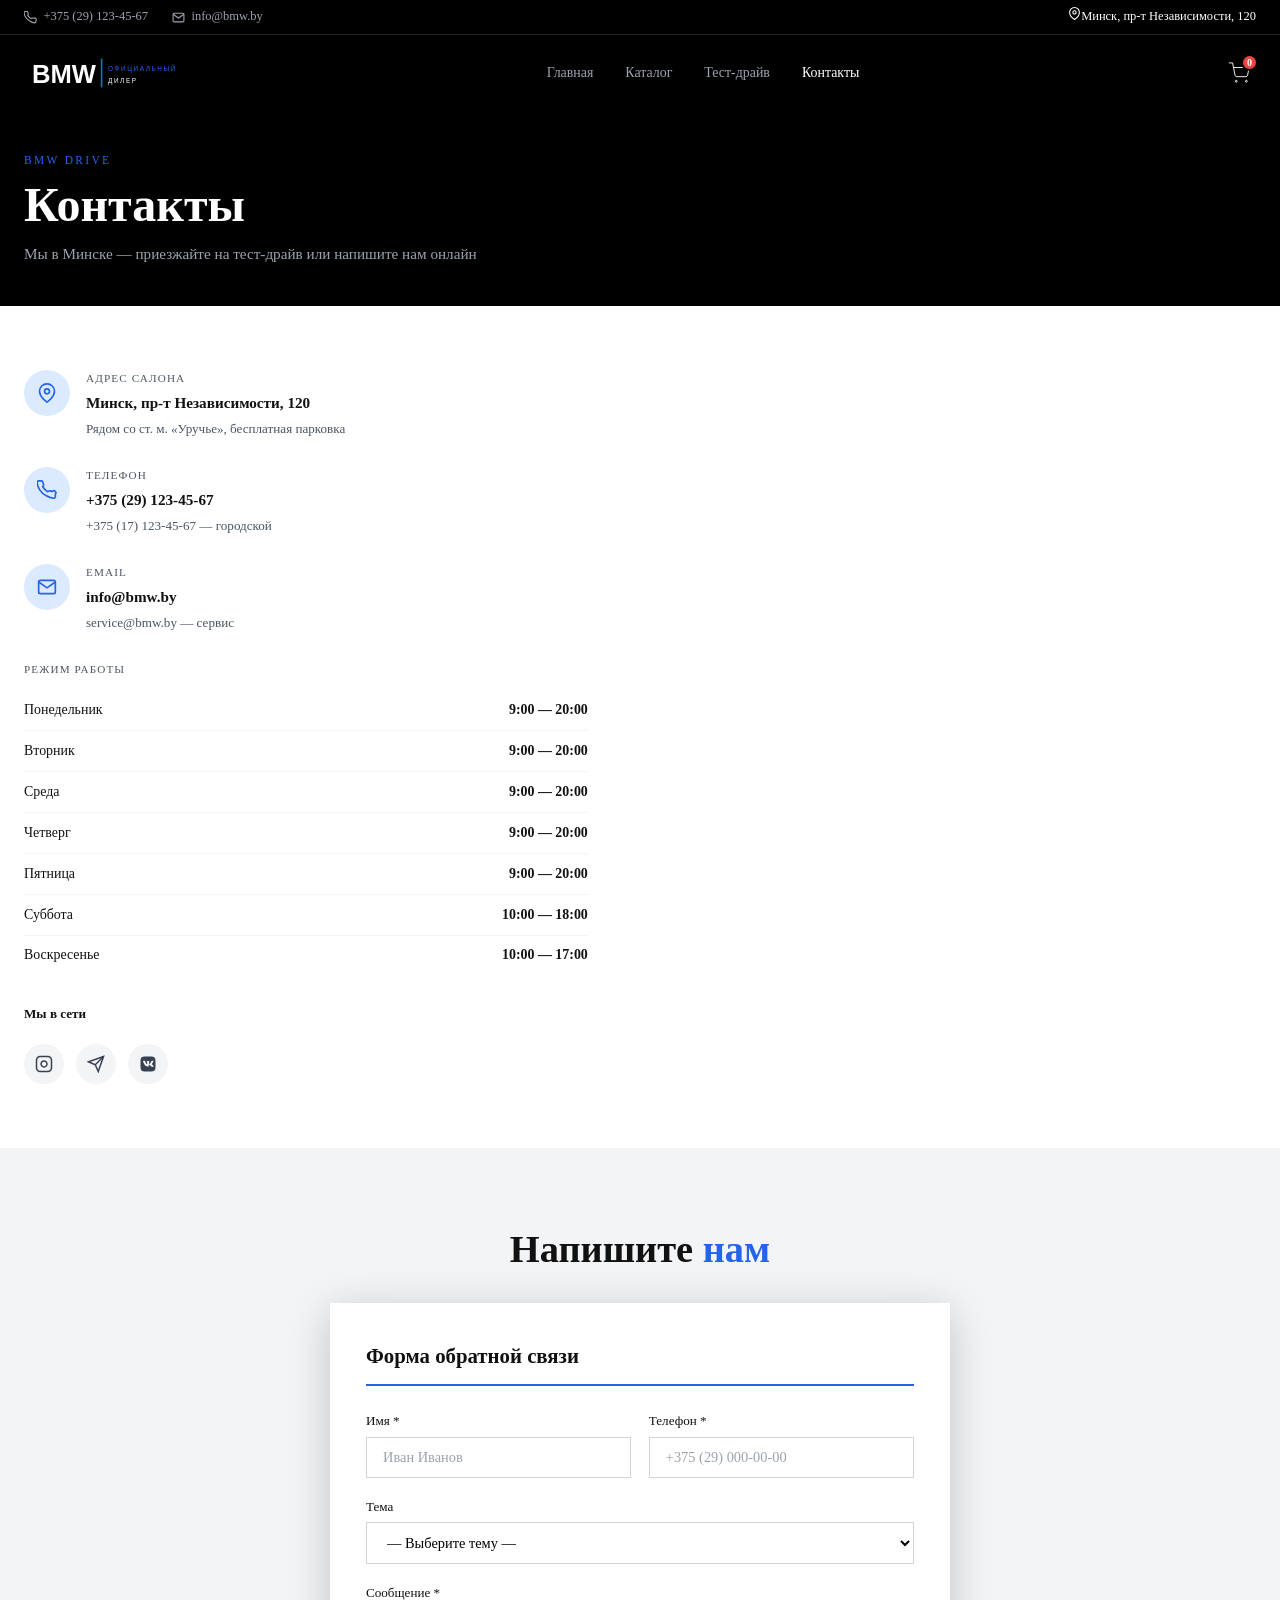
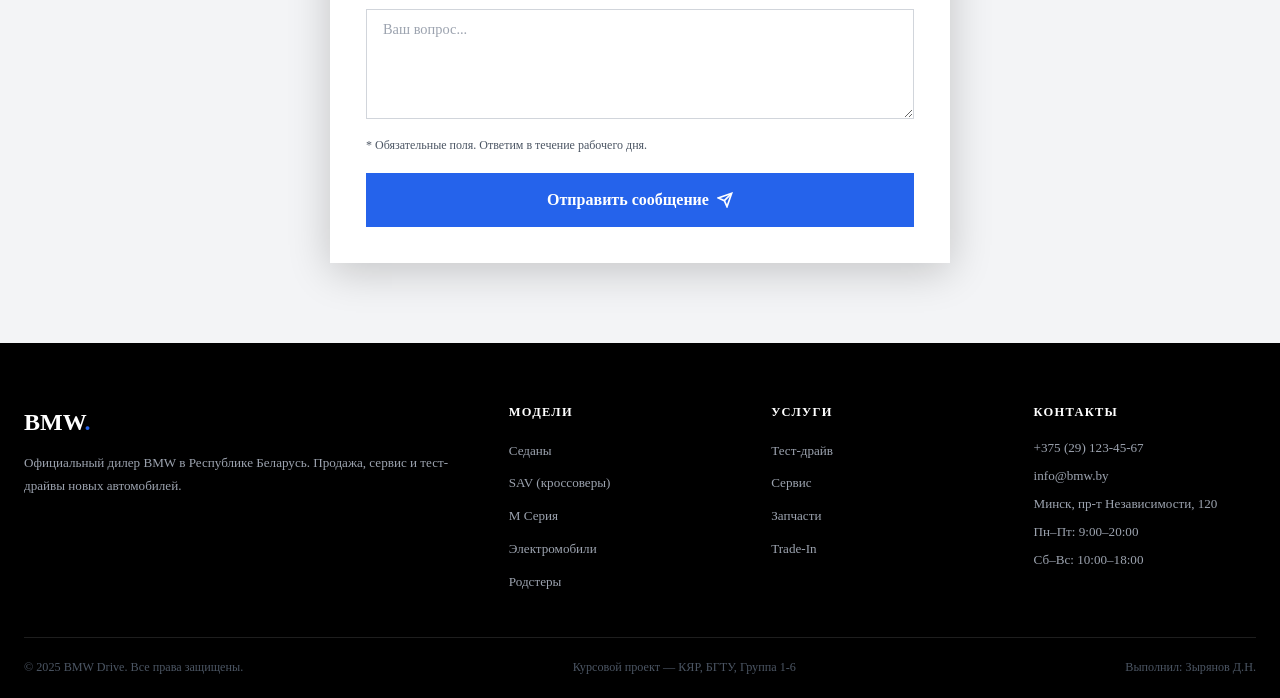
<file: contacts.html>
<!DOCTYPE html>
<html lang="ru">

<head>
  <meta charset="UTF-8">
  <meta name="viewport" content="width=device-width,initial-scale=1.0">
  <meta name="description" content="Контакты BMW Drive — адрес, телефон, карта, форма обратной связи.">
  <title>Контакты — BMW Drive</title>
  <link rel="stylesheet" href="css/styles.css">
  <style>
    .socials {
      display: flex;
      gap: .75rem;
      margin-top: 1.25rem;
    }

    .social-btn {
      width: 40px;
      height: 40px;
      border-radius: 50%;
      background: #f3f4f6;
      display: flex;
      align-items: center;
      justify-content: center;
      color: #374151;
    }

    .social-btn:hover {
      background: #2563eb;
      color: #fff;
    }

    .social-btn svg {
      width: 18px;
      height: 18px;
    }
  </style>
</head>

<body>

  <header class="site-header">
    <div class="header-top">
      <div class="container header-top-inner">
        <div class="header-contacts">
          <a href="tel:+375291234567"><svg width="13" height="13" viewBox="0 0 24 24" fill="none" stroke="currentColor"
              stroke-width="2">
              <path
                d="M22 16.92v3a2 2 0 01-2.18 2 19.79 19.79 0 01-8.63-3.07A19.5 19.5 0 013.07 11.5 19.79 19.79 0 01.09 2.82 2 2 0 012.08 1h3a2 2 0 012 1.72 12.84 12.84 0 00.7 2.81 2 2 0 01-.45 2.11L6.91 8.09a16 16 0 006 6l.62-.62a2 2 0 012.11-.45 12.84 12.84 0 002.81.7A2 2 0 0122 16.92z" />
            </svg>+375 (29) 123-45-67</a>
          <a href="mailto:info@bmw.by"><svg width="13" height="13" viewBox="0 0 24 24" fill="none" stroke="currentColor"
              stroke-width="2">
              <path d="M4 4h16c1.1 0 2 .9 2 2v12c0 1.1-.9 2-2 2H4c-1.1 0-2-.9-2-2V6c0-1.1.9-2 2-2z" />
              <polyline points="22,6 12,13 2,6" />
            </svg>info@bmw.by</a>
        </div>
        <div class="header-address"><svg width="13" height="13" viewBox="0 0 24 24" fill="none" stroke="currentColor"
            stroke-width="2">
            <path d="M21 10c0 7-9 13-9 13s-9-6-9-13a9 9 0 0118 0z" />
            <circle cx="12" cy="10" r="3" />
          </svg>Минск, пр-т Независимости, 120</div>
      </div>
    </div>
    <div class="header-main">
      <div class="container header-main-inner">
        <a href="index.html" class="logo">
          <svg xmlns="http://www.w3.org/2000/svg" viewBox="0 0 200 50" height="40">
            <rect width="200" height="50" fill="#000" rx="3" />
            <text x="10" y="38" font-family="Arial Black,Arial,sans-serif" font-size="32" font-weight="900"
              fill="#fff">BMW</text>
            <rect x="96" y="7" width="2" height="36" fill="#2563eb" />
            <text x="105" y="23" font-family="Arial,sans-serif" font-size="8" fill="#2563eb"
              letter-spacing="2">ОФИЦИАЛЬНЫЙ</text>
            <text x="105" y="37" font-family="Arial,sans-serif" font-size="8" fill="#fff"
              letter-spacing="2">ДИЛЕР</text>
          </svg>
        </a>
        <nav class="nav">
          <a href="index.html" class="nav-link">Главная</a>
          <a href="catalog.html" class="nav-link">Каталог</a>
          <a href="testdrive.html" class="nav-link">Тест-драйв</a>
          <a href="contacts.html" class="nav-link active">Контакты</a>
        </nav>
        <div class="header-actions">
          <button class="action-btn" onclick="toggleCartModal()" aria-label="Корзина"><svg viewBox="0 0 24 24">
              <circle cx="9" cy="21" r="1" />
              <circle cx="20" cy="21" r="1" />
              <path d="M1 1h4l2.68 13.39a2 2 0 0 0 2 1.61h9.72a2 2 0 0 0 2-1.61L23 6H6" />
            </svg><span class="badge-count" id="cart-count">0</span></button>
        </div>
        <button class="burger" aria-label="Меню"><span></span><span></span><span></span></button>
      </div>
    </div>
    <nav class="mobile-nav">
      <a href="index.html" class="nav-link">Главная</a>
      <a href="catalog.html" class="nav-link">Каталог</a>
      <a href="testdrive.html" class="nav-link">Тест-драйв</a>
      <a href="contacts.html" class="nav-link">Контакты</a>
    </nav>
  </header>

  <main>

    <section class="page-hero">
      <div class="container">
        <p class="page-hero-label">BMW Drive</p>
        <h1 class="page-hero-title">Контакты</h1>
        <p class="page-hero-sub">Мы в Минске — приезжайте на тест-драйв или напишите нам онлайн</p>
      </div>
    </section>

    <section>
      <div class="container">
        <div class="contacts-grid contacts-single">

          <!-- Информация -->
          <div class="contact-info">

            <div class="contact-item">
              <div class="contact-icon">
                <svg viewBox="0 0 24 24" fill="none" stroke="currentColor" stroke-width="2" aria-hidden="true">
                  <path d="M21 10c0 7-9 13-9 13s-9-6-9-13a9 9 0 0118 0z" />
                  <circle cx="12" cy="10" r="3" />
                </svg>
              </div>
              <div>
                <p class="contact-label">Адрес салона</p>
                <p class="contact-value">Минск, пр-т Независимости, 120</p>
                <p class="contact-sub">Рядом со ст. м. «Уручье», бесплатная парковка</p>
              </div>
            </div>

            <div class="contact-item">
              <div class="contact-icon">
                <svg viewBox="0 0 24 24" fill="none" stroke="currentColor" stroke-width="2" aria-hidden="true">
                  <path
                    d="M22 16.92v3a2 2 0 01-2.18 2 19.79 19.79 0 01-8.63-3.07A19.5 19.5 0 013.07 11.5 19.79 19.79 0 01.09 2.82 2 2 0 012.08 1h3a2 2 0 012 1.72 12.84 12.84 0 00.7 2.81 2 2 0 01-.45 2.11L6.91 8.09a16 16 0 006 6l.62-.62a2 2 0 012.11-.45 12.84 12.84 0 002.81.7A2 2 0 0122 16.92z" />
                </svg>
              </div>
              <div>
                <p class="contact-label">Телефон</p>
                <p class="contact-value"><a href="tel:+375291234567" style="color:inherit">+375 (29) 123-45-67</a></p>
                <p class="contact-sub"><a href="tel:+375171234567" style="color:inherit">+375 (17) 123-45-67</a> —
                  городской</p>
              </div>
            </div>

            <div class="contact-item">
              <div class="contact-icon">
                <svg viewBox="0 0 24 24" fill="none" stroke="currentColor" stroke-width="2" aria-hidden="true">
                  <path d="M4 4h16c1.1 0 2 .9 2 2v12c0 1.1-.9 2-2 2H4c-1.1 0-2-.9-2-2V6c0-1.1.9-2 2-2z" />
                  <polyline points="22,6 12,13 2,6" />
                </svg>
              </div>
              <div>
                <p class="contact-label">Email</p>
                <p class="contact-value"><a href="mailto:info@bmw.by" style="color:inherit">info@bmw.by</a></p>
                <p class="contact-sub"><a href="mailto:service@bmw.by" style="color:inherit">service@bmw.by</a> — сервис
                </p>
              </div>
            </div>

            <!-- Режим работы -->
            <div>
              <p class="contact-label" style="margin-bottom:.75rem">Режим работы</p>
              <table class="hours-table">
                <tbody>
                  <tr>
                    <td>Понедельник</td>
                    <td>9:00 — 20:00</td>
                  </tr>
                  <tr>
                    <td>Вторник</td>
                    <td>9:00 — 20:00</td>
                  </tr>
                  <tr>
                    <td>Среда</td>
                    <td>9:00 — 20:00</td>
                  </tr>
                  <tr>
                    <td>Четверг</td>
                    <td>9:00 — 20:00</td>
                  </tr>
                  <tr>
                    <td>Пятница</td>
                    <td>9:00 — 20:00</td>
                  </tr>
                  <tr>
                    <td>Суббота</td>
                    <td>10:00 — 18:00</td>
                  </tr>
                  <tr>
                    <td>Воскресенье</td>
                    <td>10:00 — 17:00</td>
                  </tr>
                </tbody>
              </table>
            </div>

            <!-- Соц. сети -->
            <div>
              <p style="font-size:.82rem;font-weight:600;margin-bottom:.5rem">Мы в сети</p>
              <div class="socials">
                <a href="#" class="social-btn" aria-label="Instagram"><svg viewBox="0 0 24 24" fill="none"
                    stroke="currentColor" stroke-width="2">
                    <rect x="2" y="2" width="20" height="20" rx="5" />
                    <path d="M16 11.37A4 4 0 1112.63 8 4 4 0 0116 11.37z" />
                    <line x1="17.5" y1="6.5" x2="17.51" y2="6.5" />
                  </svg></a>
                <a href="#" class="social-btn" aria-label="Telegram"><svg viewBox="0 0 24 24" fill="none"
                    stroke="currentColor" stroke-width="2">
                    <line x1="22" y1="2" x2="11" y2="13" />
                    <polygon points="22 2 15 22 11 13 2 9 22 2" />
                  </svg></a>
                <a href="#" class="social-btn" aria-label="VK"><svg viewBox="0 0 24 24" fill="currentColor">
                    <path
                      d="M15.07 2H8.93C3.33 2 2 3.33 2 8.93v6.14C2 20.67 3.33 22 8.93 22h6.14C20.67 22 22 20.67 22 15.07V8.93C22 3.33 20.67 2 15.07 2zm3.08 13.5h-1.5c-.57 0-.74-.45-1.77-1.48-.89-.87-1.28-.99-1.5-.99-.3 0-.39.09-.39.51v1.35c0 .36-.12.57-1.08.57-1.59 0-3.36-.96-4.6-2.76C5.91 10.4 5.4 8.4 5.4 7.98c0-.21.09-.42.51-.42h1.5c.39 0 .54.18.69.6.75 2.16 2.01 4.05 2.52 4.05.21 0 .3-.09.3-.6V9.87c-.06-1.05-.6-1.14-.6-1.5 0-.18.15-.36.39-.36h2.37c.33 0 .45.18.45.57v3.06c0 .33.15.45.24.45.21 0 .39-.12.78-.51 1.2-1.35 2.07-3.42 2.07-3.42.12-.24.3-.48.69-.48h1.5c.45 0 .54.24.45.57-.18.84-1.95 3.33-1.95 3.33-.15.27-.21.39 0 .69.15.21.66.66.99 1.05.63.69 1.11 1.26 1.23 1.65.18.39-.03.6-.42.6z" />
                  </svg></a>
              </div>
            </div>

          </div>

        </div>
      </div>
    </section>


    <!-- ФОРМА ОБРАТНОЙ СВЯЗИ -->
    <section class="section section-gray">
      <div class="container">
        <h2 class="section-title" style="text-align:center;margin-bottom:2rem">
          Напишите <span>нам</span>
        </h2>

        <form class="form-wrap testdrive-form"  aria-label="Форма обратной связи" style="max-width:620px">
          <p class="form-title">Форма обратной связи</p>
          <div class="form-grid">
            <div class="form-group">
              <label class="form-label" for="ct-name">Имя *</label>
              <input type="text" id="ct-name" class="form-input" placeholder="Иван Иванов" required>
            </div>
            <div class="form-group">
              <label class="form-label" for="ct-phone">Телефон *</label>
              <input type="tel" id="ct-phone" class="form-input" placeholder="+375 (29) 000-00-00" required>
            </div>
            <div class="form-group full">
              <label class="form-label" for="ct-subject">Тема</label>
              <select id="ct-subject" class="form-select">
                <option value="">— Выберите тему —</option>
                <option value="buy">Покупка автомобиля</option>
                <option value="td">Тест-драйв</option>
                <option value="service">Сервисное обслуживание</option>
                <option value="parts">Запчасти и аксессуары</option>
                <option value="tradein">Trade-In</option>
                <option value="other">Другое</option>
              </select>
            </div>
            <div class="form-group full">
              <label class="form-label" for="ct-msg">Сообщение *</label>
              <textarea id="ct-msg" class="form-textarea" placeholder="Ваш вопрос..." required></textarea>
            </div>
            <p class="form-hint">* Обязательные поля. Ответим в течение рабочего дня.</p>
          </div>
          <button type="submit" class="btn btn-blue"
            style="width:100%;justify-content:center;padding:1rem;font-size:1rem">
            Отправить сообщение
            <svg width="16" height="16" viewBox="0 0 24 24" fill="none" stroke="currentColor" stroke-width="2.5">
              <line x1="22" y1="2" x2="11" y2="13" />
              <polygon points="22 2 15 22 11 13 2 9 22 2" />
            </svg>
          </button>
        </form>

        <div class="form-success" style="max-width:620px;margin:0 auto" role="alert">
          Сообщение отправлено! Мы ответим в течение рабочего дня.
        </div>

      </div>
    </section>

  </main>

  <footer class="site-footer">
    <div class="container">
      <div class="footer-grid">
        <div>
          <div class="footer-logo">BMW<span>.</span></div>
          <p class="footer-about">Официальный дилер BMW в Республике Беларусь. Продажа, сервис и тест-драйвы новых
            автомобилей.</p>
        </div>
        <div>
          <p class="footer-col-title">Модели</p>
          <ul class="footer-links">
            <li><a href="catalog.html?s=5">Седаны</a></li>
            <li><a href="catalog.html?s=X">SAV (кроссоверы)</a></li>
            <li><a href="catalog.html?s=M">M Серия</a></li>
            <li><a href="catalog.html?s=i">Электромобили</a></li>
            <li><a href="catalog.html?s=Z">Родстеры</a></li>
          </ul>
        </div>
        <div>
          <p class="footer-col-title">Услуги</p>
          <ul class="footer-links">
            <li><a href="testdrive.html">Тест-драйв</a></li>
            <li><a href="contacts.html">Сервис</a></li>
            <li><a href="contacts.html">Запчасти</a></li>
            <li><a href="contacts.html">Trade-In</a></li>
          </ul>
        </div>
        <div>
          <p class="footer-col-title">Контакты</p>
          <ul class="footer-contacts">
            <li>+375 (29) 123-45-67</li>
            <li>info@bmw.by</li>
            <li>Минск, пр-т Независимости, 120</li>
            <li>Пн–Пт: 9:00–20:00</li>
            <li>Сб–Вс: 10:00–18:00</li>
          </ul>
        </div>
      </div>
      <div class="footer-bottom">
        <span>© 2025 BMW Drive. Все права защищены.</span>
        <span>Курсовой проект — КЯР, БГТУ, Группа 1-6 </span>
        <span>Выполнил: Зырянов Д.Н.</span>
      </div>
    </div>
  </footer>

  <div class="modal-overlay" id="cart-modal" role="dialog">
    <div class="modal-box"><button class="modal-close" onclick="closeModal('cart-modal')">×</button>
      <p class="modal-title"> Корзина</p>
      <div id="cart-items"></div>
      <div id="cart-total-block" class="cart-total" style="display:none">Итого: $<span id="cart-sum">0</span><br></div>
    </div>
  </div>
  <script src="js/main.js"></script>
</body>

</html>
</file>
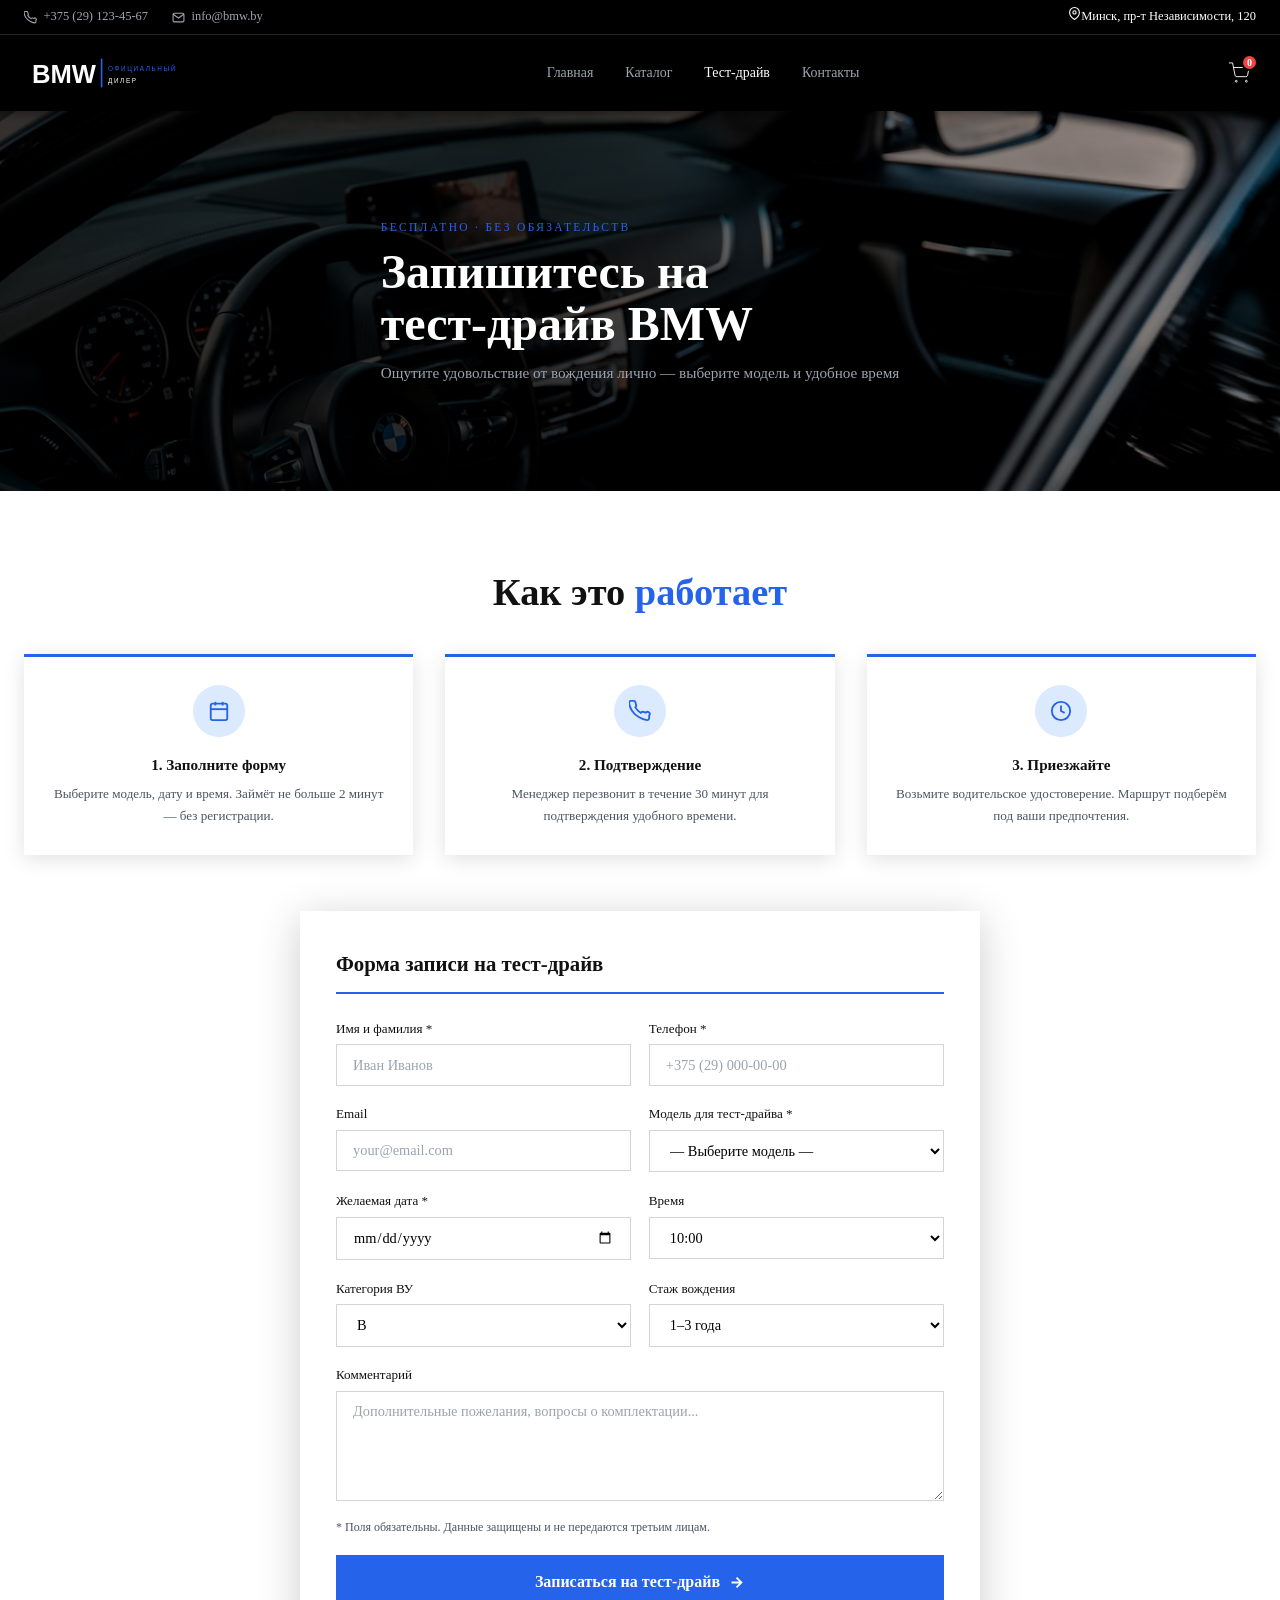
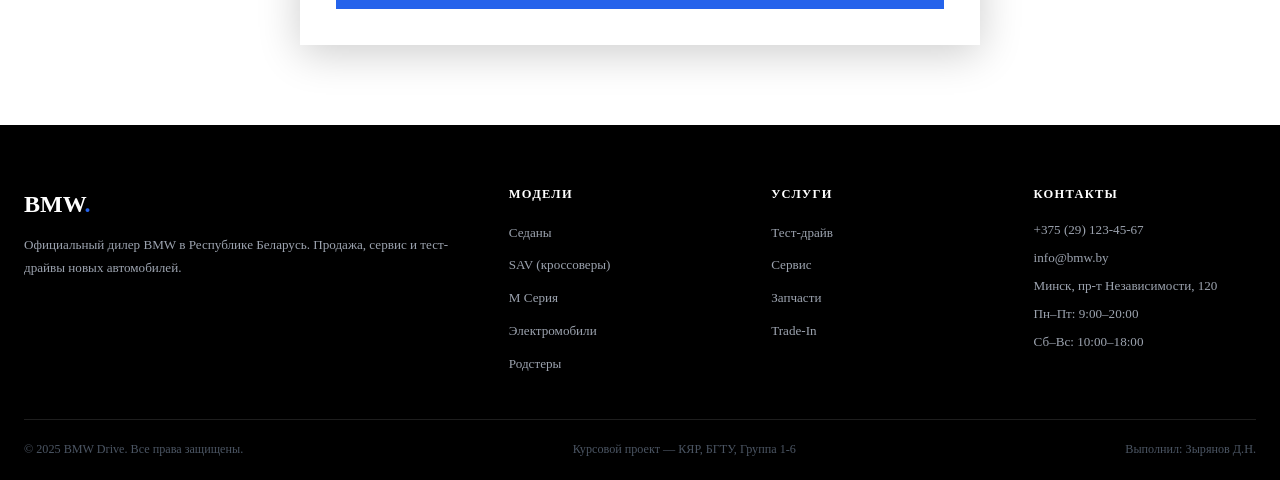
<file: testdrive.html>
<!DOCTYPE html>
<html lang="ru">
<head>
  <meta charset="UTF-8">
  <meta name="viewport" content="width=device-width,initial-scale=1.0">
  <meta name="description" content="Запись на тест-драйв BMW — выберите модель и удобное время.">
  <title>Тест-драйв — BMW Drive</title>
  <link rel="stylesheet" href="css/styles.css">
</head>
<body>

<header class="site-header">
  <div class="header-top">
    <div class="container header-top-inner">
      <div class="header-contacts">
        <a href="tel:+375291234567"><svg width="13" height="13" viewBox="0 0 24 24" fill="none" stroke="currentColor" stroke-width="2"><path d="M22 16.92v3a2 2 0 01-2.18 2 19.79 19.79 0 01-8.63-3.07A19.5 19.5 0 013.07 11.5 19.79 19.79 0 01.09 2.82 2 2 0 012.08 1h3a2 2 0 012 1.72 12.84 12.84 0 00.7 2.81 2 2 0 01-.45 2.11L6.91 8.09a16 16 0 006 6l.62-.62a2 2 0 012.11-.45 12.84 12.84 0 002.81.7A2 2 0 0122 16.92z"/></svg>+375 (29) 123-45-67</a>
        <a href="mailto:info@bmw.by"><svg width="13" height="13" viewBox="0 0 24 24" fill="none" stroke="currentColor" stroke-width="2"><path d="M4 4h16c1.1 0 2 .9 2 2v12c0 1.1-.9 2-2 2H4c-1.1 0-2-.9-2-2V6c0-1.1.9-2 2-2z"/><polyline points="22,6 12,13 2,6"/></svg>info@bmw.by</a>
      </div>
      <div class="header-address"><svg width="13" height="13" viewBox="0 0 24 24" fill="none" stroke="currentColor" stroke-width="2"><path d="M21 10c0 7-9 13-9 13s-9-6-9-13a9 9 0 0118 0z"/><circle cx="12" cy="10" r="3"/></svg>Минск, пр-т Независимости, 120</div>
    </div>
  </div>
  <div class="header-main">
    <div class="container header-main-inner">
      <a href="index.html" class="logo">
        <svg xmlns="http://www.w3.org/2000/svg" viewBox="0 0 200 50" height="40">
          <rect width="200" height="50" fill="#000" rx="3"/>
          <text x="10" y="38" font-family="Arial Black,Arial,sans-serif" font-size="32" font-weight="900" fill="#fff">BMW</text>
          <rect x="96" y="7" width="2" height="36" fill="#2563eb"/>
          <text x="105" y="23" font-family="Arial,sans-serif" font-size="8" fill="#2563eb" letter-spacing="2">ОФИЦИАЛЬНЫЙ</text>
          <text x="105" y="37" font-family="Arial,sans-serif" font-size="8" fill="#fff" letter-spacing="2">ДИЛЕР</text>
        </svg>
      </a>
      <nav class="nav">
        <a href="index.html"     class="nav-link">Главная</a>
        <a href="catalog.html"   class="nav-link">Каталог</a>
        <a href="testdrive.html" class="nav-link active">Тест-драйв</a>
        <a href="contacts.html"  class="nav-link">Контакты</a>
      </nav>
      <div class="header-actions">
        <button class="action-btn" onclick="toggleCartModal()" aria-label="Корзина"><svg viewBox="0 0 24 24"><circle cx="9" cy="21" r="1"/><circle cx="20" cy="21" r="1"/><path d="M1 1h4l2.68 13.39a2 2 0 0 0 2 1.61h9.72a2 2 0 0 0 2-1.61L23 6H6"/></svg><span class="badge-count" id="cart-count">0</span></button>
      </div>
      <button class="burger" aria-label="Меню"><span></span><span></span><span></span></button>
    </div>
  </div>
  <nav class="mobile-nav">
    <a href="index.html" class="nav-link">Главная</a>
    <a href="catalog.html" class="nav-link">Каталог</a>
    <a href="testdrive.html" class="nav-link">Тест-драйв</a>
    <a href="contacts.html" class="nav-link">Контакты</a>
  </nav>
</header>

<main>

  <!-- HERO -->
  <section class="testdrive-hero-img">
    <img src="images/slides.jfif" alt="BMW тест-драйв"
         loading="eager">
    <div class="overlay"></div>
    <div class="text">
      <div class="container">
        <p class="page-hero-label">Бесплатно · Без обязательств</p>
        <h1 class="page-hero-title">Запишитесь на<br>тест-драйв BMW</h1>
        <p class="page-hero-sub">Ощутите удовольствие от вождения лично — выберите модель и удобное время</p>
      </div>
    </div>
  </section>


  <!-- КАК ЭТО РАБОТАЕТ -->
  <section class="section">
    <div class="container">

      <h2 class="section-title" style="text-align:center;margin-bottom:2.5rem">
        Как это <span>работает</span>
      </h2>

      <div class="info-steps">
        <div class="info-step">
          <div class="step-icon">
            <svg viewBox="0 0 24 24" fill="none" stroke="currentColor" stroke-width="2" aria-hidden="true">
              <rect x="3" y="4" width="18" height="18" rx="2"/><line x1="16" y1="2" x2="16" y2="6"/><line x1="8" y1="2" x2="8" y2="6"/><line x1="3" y1="10" x2="21" y2="10"/>
            </svg>
          </div>
          <h3>1. Заполните форму</h3>
          <p>Выберите модель, дату и время. Займёт не больше 2 минут — без регистрации.</p>
        </div>
        <div class="info-step">
          <div class="step-icon">
            <svg viewBox="0 0 24 24" fill="none" stroke="currentColor" stroke-width="2" aria-hidden="true">
              <path d="M22 16.92v3a2 2 0 01-2.18 2 19.79 19.79 0 01-8.63-3.07A19.5 19.5 0 013.07 11.5 19.79 19.79 0 01.09 2.82 2 2 0 012.08 1h3a2 2 0 012 1.72 12.84 12.84 0 00.7 2.81 2 2 0 01-.45 2.11L6.91 8.09a16 16 0 006 6l.62-.62a2 2 0 012.11-.45 12.84 12.84 0 002.81.7A2 2 0 0122 16.92z"/>
            </svg>
          </div>
          <h3>2. Подтверждение</h3>
          <p>Менеджер перезвонит в течение 30 минут для подтверждения удобного времени.</p>
        </div>
        <div class="info-step">
          <div class="step-icon">
            <svg viewBox="0 0 24 24" fill="none" stroke="currentColor" stroke-width="2" aria-hidden="true">
              <circle cx="12" cy="12" r="10"/><polyline points="12 6 12 12 16 14"/>
            </svg>
          </div>
          <h3>3. Приезжайте</h3>
          <p>Возьмите водительское удостоверение. Маршрут подберём под ваши предпочтения.</p>
        </div>
      </div>


      <!-- ФОРМА ЗАПИСИ -->
      <form class="form-wrap testdrive-form" aria-label="Форма записи на тест-драйв">
        <p class="form-title">Форма записи на тест-драйв</p>

        <div class="form-grid">

          <div class="form-group">
            <label  class="form-label" for="td-name">Имя и фамилия *</label>
            <input type="text" id="td-name" class="form-input"
                   placeholder="Иван Иванов" required autocomplete="name">
          </div>

          <div class="form-group">
            <label class="form-label" for="td-phone">Телефон *</label>
            <input type="tel" id="td-phone" class="form-input"
                   placeholder="+375 (29) 000-00-00" required autocomplete="tel">
          </div>

          <div class="form-group">
            <label class="form-label" for="td-email">Email</label>
            <input type="email" id="td-email" class="form-input"
                   placeholder="your@email.com" autocomplete="email">
          </div>

          <div class="form-group">
            <label class="form-label" for="td-model">Модель для тест-драйва *</label>
            <select id="td-model" class="form-select" required>
              <option value="">— Выберите модель —</option>
              <option value="x4">BMW X4 xDrive30i M Sport</option>
              <option value="4s">BMW 4 Series Convertible</option>
              <option value="m5">BMW M5 Competition xDrive</option>
              <option value="i3s">BMW i3s Electric Urban</option>
              <option value="x6">BMW X6 M50i xDrive</option>
              <option value="m2">BMW M2 Competition</option>
              <option value="x1">BMW X1 sDrive18i M Sport</option>
              <option value="z4">BMW Z4 M40i Roadster</option>
              <option value="x7">BMW X7 xDrive40i M Sport</option>
              <option value="i4">BMW i4 eDrive40 Gran Coupé</option>
              <option value="5s">BMW 5 Series 530i xDrive</option>
            </select>
          </div>

          <div class="form-group">
            <label class="form-label" for="td-date">Желаемая дата *</label>
            <input type="date" id="td-date" class="form-input" required>
          </div>

          <div class="form-group">
            <label class="form-label" for="td-time">Время</label>
            <select id="td-time" class="form-select">
              <option value="10:00">10:00</option>
              <option value="11:00">11:00</option>
              <option value="12:00">12:00</option>
              <option value="13:00">13:00</option>
              <option value="14:00">14:00</option>
              <option value="15:00">15:00</option>
              <option value="16:00">16:00</option>
              <option value="17:00">17:00</option>
              <option value="18:00">18:00</option>
            </select>
          </div>

          <div class="form-group">
            <label class="form-label" for="td-license">Категория ВУ</label>
            <select id="td-license" class="form-select">
              <option value="B">B</option>
              <option value="B+E">B+E</option>
              <option value="A+B">A + B</option>
            </select>
          </div>

          <div class="form-group">
            <label class="form-label" for="td-exp">Стаж вождения</label>
            <select id="td-exp" class="form-select">
              <option value="1-3">1–3 года</option>
              <option value="3-5">3–5 лет</option>
              <option value="5-10">5–10 лет</option>
              <option value="10+">Более 10 лет</option>
            </select>
          </div>

          <div class="form-group full">
            <label class="form-label" for="td-comment">Комментарий</label>
            <textarea id="td-comment" class="form-textarea"
                      placeholder="Дополнительные пожелания, вопросы о комплектации..."></textarea>
          </div>

          <p class="form-hint">
            * Поля обязательны. Данные защищены и не передаются третьим лицам.
          </p>

        </div>

        <button type="submit" class="btn btn-blue" style="width:100%;justify-content:center;padding:1rem;font-size:1rem">
          Записаться на тест-драйв
          <svg width="17" height="17" viewBox="0 0 24 24" fill="none" stroke="currentColor" stroke-width="2.5"><path d="M5 12h14M12 5l7 7-7 7"/></svg>
        </button>
      </form>

      <!-- Сообщение об успешной отправке -->
      <div class="form-success" role="alert" aria-live="polite">
         Отлично! Ваша заявка принята. Менеджер свяжется с вами в течение 30 минут для подтверждения даты и времени тест-драйва.
      </div>

    </div>
  </section>

</main>

<footer class="site-footer">
    <div class="container">
      <div class="footer-grid">
        <div>
          <div class="footer-logo">BMW<span>.</span></div>
          <p class="footer-about">Официальный дилер BMW в Республике Беларусь. Продажа, сервис и тест-драйвы новых
            автомобилей.</p>
        </div>
        <div>
          <p class="footer-col-title">Модели</p>
          <ul class="footer-links">
            <li><a href="catalog.html?s=5">Седаны</a></li>
            <li><a href="catalog.html?s=X">SAV (кроссоверы)</a></li>
            <li><a href="catalog.html?s=M">M Серия</a></li>
            <li><a href="catalog.html?s=i">Электромобили</a></li>
            <li><a href="catalog.html?s=Z">Родстеры</a></li>
          </ul>
        </div>
        <div>
          <p class="footer-col-title">Услуги</p>
          <ul class="footer-links">
            <li><a href="testdrive.html">Тест-драйв</a></li>
            <li><a href="contacts.html">Сервис</a></li>
            <li><a href="contacts.html">Запчасти</a></li>
            <li><a href="contacts.html">Trade-In</a></li>
          </ul>
        </div>
        <div>
          <p class="footer-col-title">Контакты</p>
          <ul class="footer-contacts">
            <li>+375 (29) 123-45-67</li>
            <li>info@bmw.by</li>
            <li>Минск, пр-т Независимости, 120</li>
            <li>Пн–Пт: 9:00–20:00</li>
            <li>Сб–Вс: 10:00–18:00</li>
          </ul>
        </div>
      </div>
      <div class="footer-bottom">
        <span>© 2025 BMW Drive. Все права защищены.</span>
        <span>Курсовой проект — КЯР, БГТУ, Группа 1-6 </span>
        <span>Выполнил: Зырянов Д.Н.</span>
      </div>
    </div>
  </footer>

<div class="modal-overlay" id="cart-modal" role="dialog"><div class="modal-box"><button class="modal-close" onclick="closeModal('cart-modal')">×</button><p class="modal-title"> Корзина</p><div id="cart-items"></div><div id="cart-total-block" class="cart-total" style="display:none">Итого: $<span id="cart-sum">0</span><br><button onclick="alert(' Заявка принята!')" class="btn btn-blue" style="width:100%;margin-top:1rem;justify-content:center">Оформить</button></div></div></div>

<script src="js/main.js"></script>
</body>
</html>
</file>
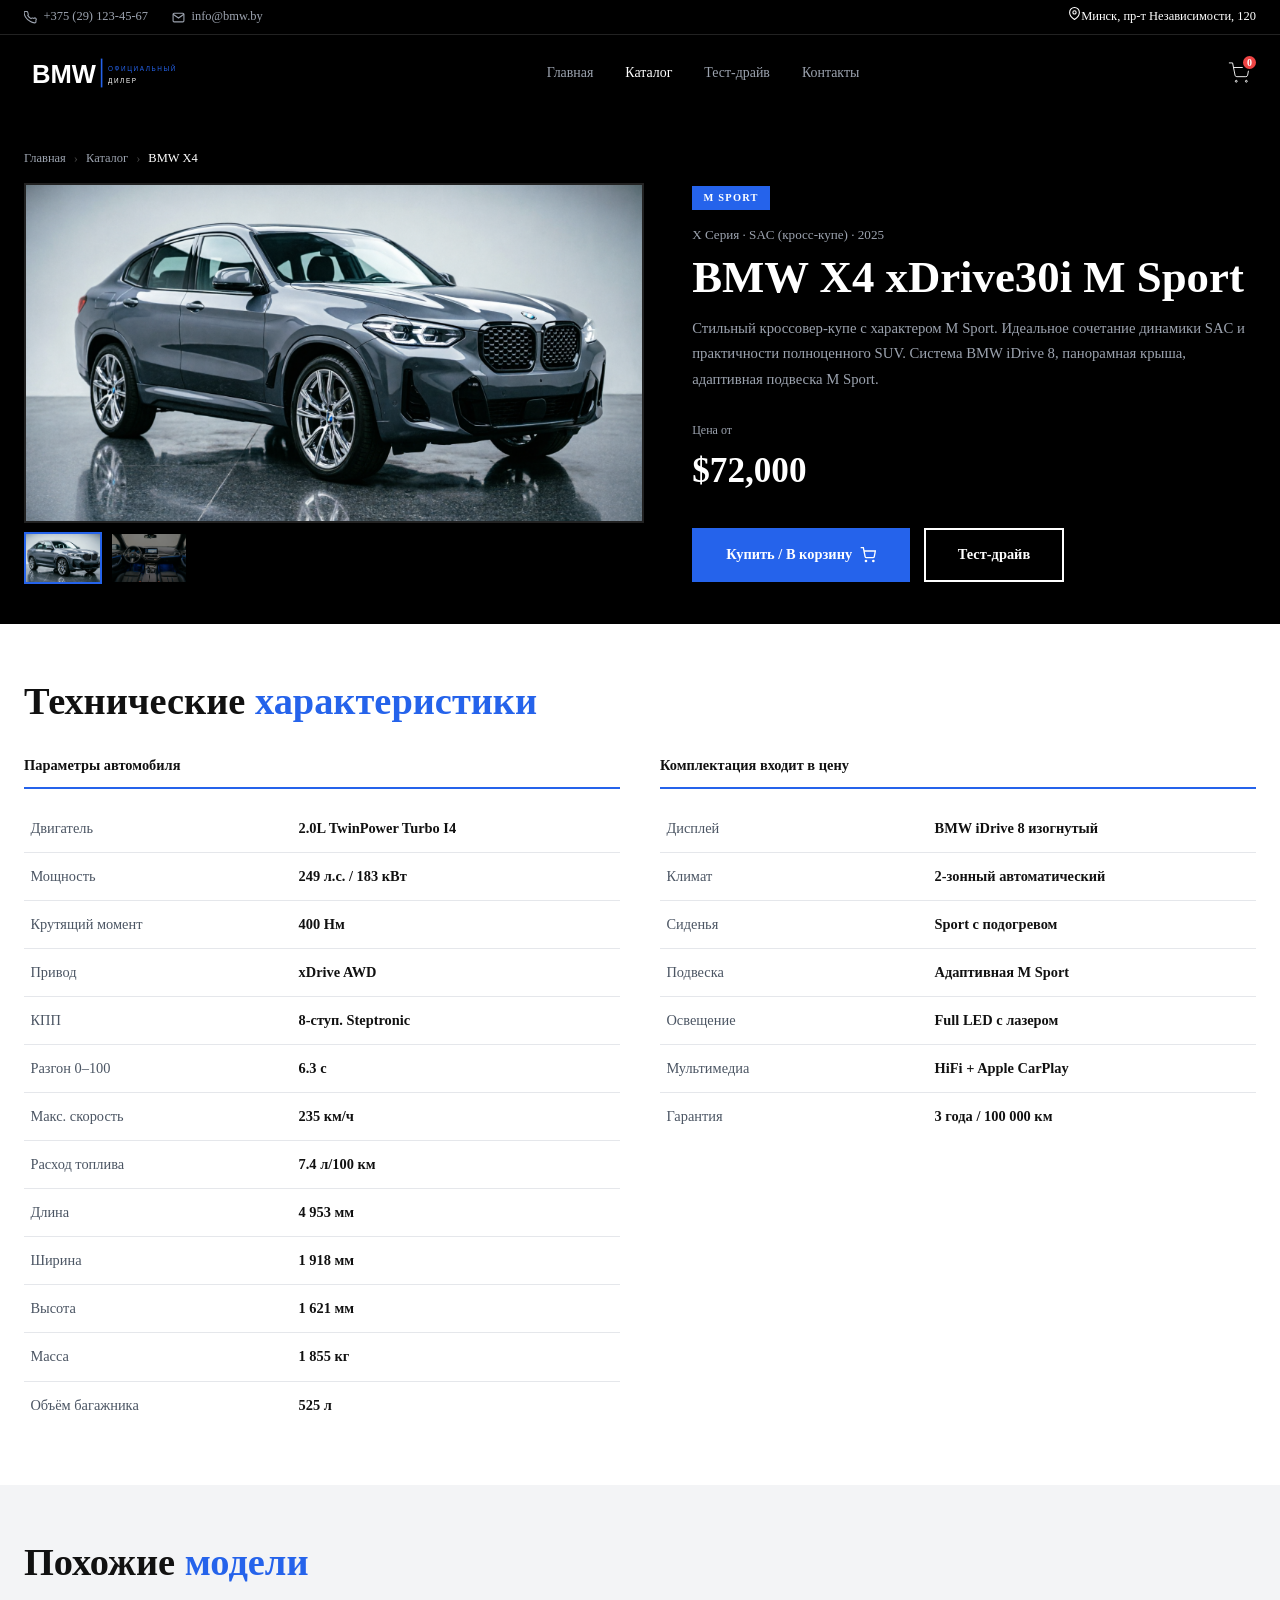
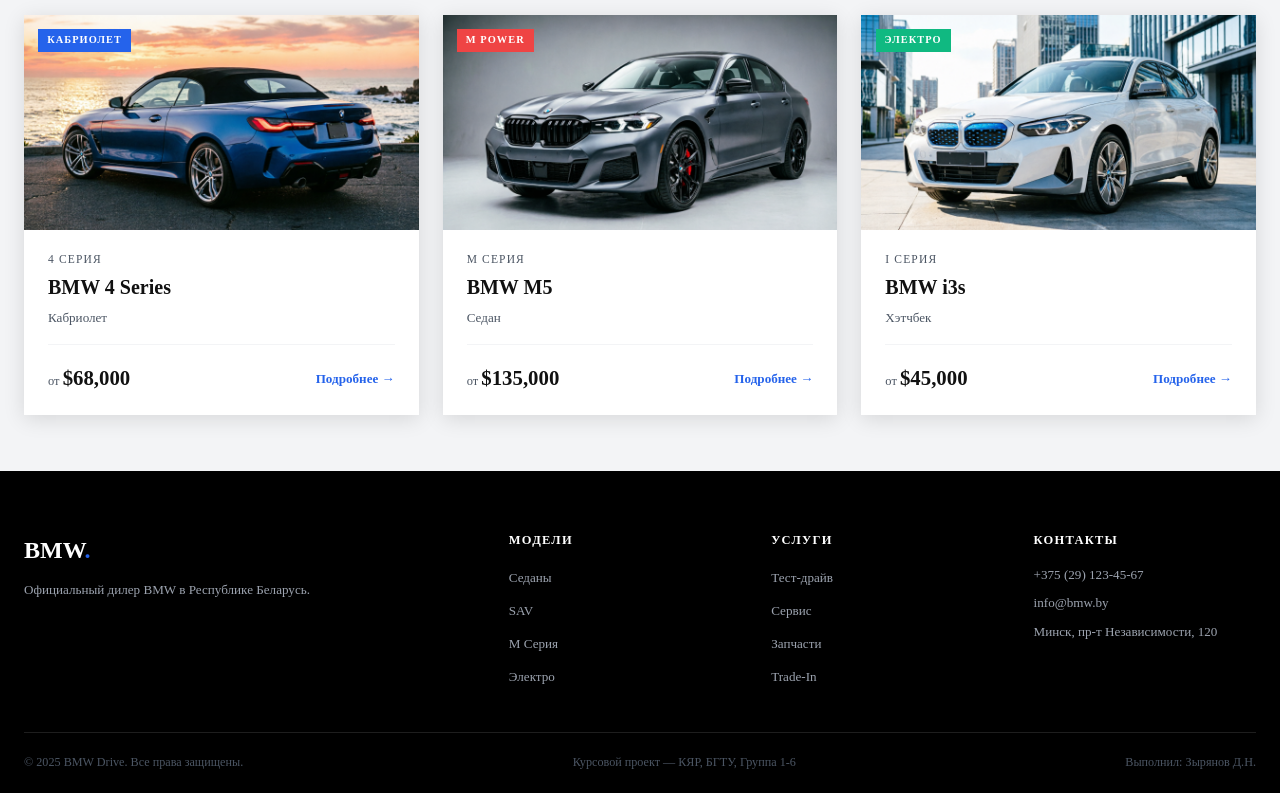
<file: Курсовой_Проект_6-1ПИ_Зырянов_Дмитрий/car-detail.html>
<!DOCTYPE html>
<html lang="ru">

<head>
  <meta charset="UTF-8" >
  <meta name="viewport" content="width=device-width,initial-scale=1.0" >
  <meta name="description" content="Характеристики и цена автомобиля BMW." >
  <title>BMW — Характеристики</title>
  <link rel="stylesheet" href="css/styles.css" >

  <script>
    /* ── База данных автомобилей (из cars.xml) ── */
    var CARS = {
      1: {
        name: 'BMW X4', model: 'xDrive30i M Sport',
        series: 'X Серия', body: 'SAC (кросс-купе)', year: 2025,
        badge: 'M Sport', badgeColor: '#2563eb',
        price: 72000,
        desc: 'Стильный кроссовер-купе с характером M Sport. Идеальное сочетание динамики SAC и практичности полноценного SUV. Система BMW iDrive 8, панорамная крыша, адаптивная подвеска M Sport.',
        exterior: 'images/BMW_X4_xDrive30i.png',
        interior: 'images/BMW_X4_xDrive30i(2).png  ',
        specs: {
          'Двигатель': '2.0L TwinPower Turbo I4',
          'Мощность': '249 л.с. / 183 кВт',
          'Крутящий момент': '400 Нм',
          'Привод': 'xDrive AWD',
          'КПП': '8-ступ. Steptronic',
          'Разгон 0–100': '6.3 с',
          'Макс. скорость': '235 км/ч',
          'Расход топлива': '7.4 л/100 км',
          'Длина': '4 953 мм',
          'Ширина': '1 918 мм',
          'Высота': '1 621 мм',
          'Масса': '1 855 кг',
          'Объём багажника': '525 л'
        }
      },
      2: {
        name: 'BMW 4 Series', model: 'Convertible M Sport',
        series: '4 Серия', body: 'Кабриолет', year: 2025,
        badge: 'Кабриолет', badgeColor: '#2563eb',
        price: 68000,
        desc: 'Свобода движения в каждом километре. Электрический складной верх открывается за 18 секунд. Система BMW Live Cockpit Professional, адаптивный ксенон, подогрев сидений.',
        exterior: 'images/BMW_4_Series_Convertible.png',
        interior: 'images/BMW_4_Series_Convertible(2).png',
        specs: {
          'Двигатель': '2.0L TwinPower Turbo I4',
          'Мощность': '249 л.с. / 183 кВт',
          'Крутящий момент': '400 Нм',
          'Привод': 'RWD / xDrive',
          'КПП': '8-ступ. Steptronic',
          'Разгон 0–100': '6.4 с',
          'Макс. скорость': '250 км/ч',
          'Расход топлива': '7.8 л/100 км',
          'Длина': '4 783 мм',
          'Ширина': '1 852 мм',
          'Высота': '1 389 мм',
          'Масса': '1 775 кг',
          'Крыша': 'Электрическая складная'
        }
      },
      3: {
        name: 'BMW M5', model: 'Competition xDrive',
        series: 'M Серия', body: 'Седан', year: 2025,
        badge: 'M Power', badgeColor: '#ef4444',
        price: 135000,
        desc: 'Абсолютная мощь гибридной силовой установки. V8 + электромотор, суммарная отдача 727 л.с. Система M xDrive, активные амортизаторы, карбон-керамические тормоза.',
        exterior: 'images/BMW_M5_Competition.png',
        interior: 'images/BMW_M5_Competition(2).png',
        specs: {
          'Двигатель': '4.4L V8 Biturbo + Электромотор',
          'Мощность': '727 л.с. / 535 кВт',
          'Крутящий момент': '1 000 Нм',
          'Привод': 'M xDrive AWD',
          'КПП': '8-ступ. M Steptronic',
          'Разгон 0–100': '3.4 с',
          'Макс. скорость': '305 км/ч',
          'Расход топлива': '10.2 л/100 км',
          'Запас хода EV': '69 км',
          'Длина': '5 097 мм',
          'Ширина': '1 903 мм',
          'Масса': '2 345 кг'
        }
      },
      4: {
        name: 'BMW i3s', model: 'Electric Urban',
        series: 'i Серия', body: 'Хэтчбек', year: 2025,
        badge: 'Электро', badgeColor: '#10b981',
        price: 45000,
        desc: 'Иконка электрического города. Лёгкий кузов из CFRP, электромотор на задней оси, запас хода до 280 км. Идеален для городской езды и экологичного стиля жизни.',
        exterior: 'images/BMW_i3s.png',
        interior: 'images/BMWI3_2().jpg',
        fallback: 'https://images.unsplash.com/photo-1696955655268-41181d2d3e58?w=900&q=85',
        specs: {
          'Двигатель': 'Электромотор синхронный',
          'Мощность': '184 л.с. / 135 кВт',
          'Крутящий момент': '270 Нм',
          'Привод': 'RWD (задний)',
          'КПП': 'Одноступенчатая',
          'Разгон 0–100': '6.9 с',
          'Макс. скорость': '160 км/ч',
          'Запас хода': '280 км (WLTP)',
          'Батарея': '42.2 кВт·ч',
          'Зарядка DC': '50 кВт',
          'Масса': '1 365 кг',
          'Кузов': 'CFRP + Алюминий'
        }
      },
      5: {
        name: 'BMW X6', model: 'M50i xDrive',
        series: 'X Серия', body: 'SAC', year: 2025,
        badge: 'M Performance', badgeColor: '#ef4444',
        price: 115000,
        desc: 'Спорт и роскошь в кузове купе. V8 TwinTurbo, система M Sport Pro, активное рулевое управление, пневматическая подвеска. Иконичный дизайн кросс-купе.',
        exterior: 'images/BMW_X6_M50i.png',
        interior: 'images/BMW_X6_M50i(2).png',
        specs: {
          'Двигатель': '4.4L V8 TwinTurbo',
          'Мощность': '530 л.с. / 390 кВт',
          'Крутящий момент': '750 Нм',
          'Привод': 'xDrive AWD',
          'КПП': '8-ступ. Steptronic Sport',
          'Разгон 0–100': '4.3 с',
          'Макс. скорость': '270 км/ч',
          'Расход топлива': '11.0 л/100 км',
          'Длина': '4 935 мм',
          'Ширина': '2 004 мм',
          'Масса': '2 180 кг',
          'Колёса': '21 дюйм'
        }
      },
      6: {
        name: 'BMW M2', model: 'Competition',
        series: 'M Серия', body: 'Купе', year: 2025,
        badge: 'Трековая', badgeColor: '#ef4444',
        price: 78000,
        desc: 'Чистый драйв. Заднеприводное купе для трека и городских улиц. I6 Biturbo, механическая КПП, активный дифференциал, система M Track Mode.',
        exterior: 'images/BMW_M2_Competition.png',
        interior: 'images/BMW_M2_Competition(2).png',
        specs: {
          'Двигатель': '3.0L I6 M TwinPower Turbo',
          'Мощность': '460 л.с. / 338 кВт',
          'Крутящий момент': '550 Нм',
          'Привод': 'RWD (задний)',
          'КПП': '6-ступ. М акула / 8-ступ.',
          'Разгон 0–100': '4.1 с',
          'Макс. скорость': '285 км/ч',
          'Расход топлива': '10.0 л/100 км',
          'Длина': '4 580 мм',
          'Масса': '1 730 кг',
          'Тормоза': 'M Sport стальные/карбон',
          'Колёса': '19/20 дюйм'
        }
      },
      7: {
        name: 'BMW X1', model: 'sDrive18i M Sport',
        series: 'X Серия', body: 'SAV', year: 2025,
        badge: 'Компакт', badgeColor: '#2563eb',
        price: 42000,
        desc: 'Компактный SAV нового поколения. Система iDrive 9 с изогнутым дисплеем, новая архитектура UKL2, просторный салон для компактного класса.',
        exterior: 'images/BMW_X1_sDrive18i.png',
        interior: 'images/BMW_X1_sDrive18i(2).png',
        specs: {
          'Двигатель': '1.5L TwinPower Turbo I3',
          'Мощность': '136 л.с. / 100 кВт',
          'Крутящий момент': '230 Нм',
          'Привод': 'FWD / xDrive',
          'КПП': '7-ступ. DCT / 8-ступ.',
          'Разгон 0–100': '9.2 с',
          'Макс. скорость': '210 км/ч',
          'Расход топлива': '6.2 л/100 км',
          'Длина': '4 500 мм',
          'Масса': '1 540 кг',
          'Дисплей': 'BMW iDrive 9 изогнутый'
        }
      },
      8: {
        name: 'BMW Z4', model: 'M40i Roadster',
        series: 'Z Серия', body: 'Родстер', year: 2025,
        badge: 'Родстер', badgeColor: '#2563eb',
        price: 75000,
        desc: 'Эмоции под открытым небом. I6 M TwinPower, сбалансированное шасси 50/50, адаптивная подвеска Variable Sport. Электрическая мягкая крыша складывается за 10 сек.',
        exterior: 'images/BMW_Z4_M40i.png',
        interior: 'images/BMW_Z4_M40i(2).png',
        specs: {
          'Двигатель': '3.0L I6 M TwinPower Turbo',
          'Мощность': '382 л.с. / 281 кВт',
          'Крутящий момент': '500 Нм',
          'Привод': 'RWD (задний)',
          'КПП': '8-ступ. Steptronic Sport',
          'Разгон 0–100': '4.4 с',
          'Макс. скорость': '250 км/ч',
          'Расход топлива': '8.4 л/100 км',
          'Масса': '1 495 кг',
          'Крыша': 'Электр. мягкая, 10 сек'
        }
      },
      9: {
        name: 'BMW X7', model: 'xDrive40i M Sport',
        series: 'X Серия', body: 'SAV Full-size', year: 2025,
        badge: 'Флагман', badgeColor: '#f59e0b',
        price: 105000,
        desc: 'Флагманский внедорожник с потолком Sky Lounge и 7 местами. Mild Hybrid, пневматическая подвеска, 4-зонный климат, массаж для всех сидений.',
        exterior: 'images/BMW_X7_xDrive40i.png',
        interior: 'images/BMW X7(2).jpg',
        specs: {
          'Двигатель': '3.0L I6 Mild Hybrid',
          'Мощность': '381 л.с. / 280 кВт',
          'Крутящий момент': '520 Нм',
          'Привод': 'xDrive AWD',
          'КПП': '8-ступ. Steptronic',
          'Разгон 0–100': '5.8 с',
          'Макс. скорость': '250 км/ч',
          'Расход топлива': '9.2 л/100 км',
          'Длина': '5 151 мм',
          'Масса': '2 510 кг',
          'Места': '7',
          'Крыша': 'Sky Lounge панорама'
        }
      },
      10: {
        name: 'BMW i4', model: 'eDrive40 Gran Coupé',
        series: 'i Серия', body: 'Электро Гран Купе', year: 2025,
        badge: 'Электро', badgeColor: '#10b981',
        price: 62000,
        desc: 'Электрическая грация с запасом хода 590 км. Задний привод, тихая кабина, рекуперативное торможение. Оснащён BMW iDrive 8 и системой навигации с AR.',
        exterior: 'images/BMW_i4_eDrive40.png',
        interior: 'images/BMW_i4_eDrive40(2).png',
        specs: {
          'Двигатель': 'Электромотор синхронный',
          'Мощность': '340 л.с. / 250 кВт',
          'Крутящий момент': '430 Нм',
          'Привод': 'RWD (задний)',
          'КПП': 'Одноступенчатая',
          'Разгон 0–100': '5.7 с',
          'Макс. скорость': '190 км/ч',
          'Запас хода': '590 км (WLTP)',
          'Батарея': '83.9 кВт·ч',
          'Зарядка DC': '205 кВт',
          'Масса': '2 125 кг'
        }
      },
      11: {
        name: 'BMW 5 Series', model: '530i xDrive',
        series: '5 Серия', body: 'Седан', year: 2025,
        badge: 'Бизнес', badgeColor: '#2563eb',
        price: 65000,
        desc: 'Бизнес-класс нового поколения. Семейство 5 Series переосмыслено с полностью новой архитектурой CLAR2, изогнутым дисплеем iDrive 8 и полным набором ассистентов.',
        exterior: 'images/BMW_5_Series_530i.png',
        interior: 'images/bmw5i23-04.jpg',
        specs: {
          'Двигатель': '2.0L TwinPower Turbo I4',
          'Мощность': '255 л.с. / 188 кВт',
          'Крутящий момент': '400 Нм',
          'Привод': 'xDrive AWD',
          'КПП': '8-ступ. Steptronic',
          'Разгон 0–100': '6.2 с',
          'Макс. скорость': '250 км/ч',
          'Расход топлива': '7.5 л/100 км',
          'Длина': '5 060 мм',
          'Ширина': '1 900 мм',
          'Масса': '1 870 кг'
        }
      }
    };

    /* ──  данные авто── */
    document.addEventListener('DOMContentLoaded', function () {
      var id = parseInt(new URLSearchParams(location.search).get('id')) || 1;
      var car = CARS[id] || CARS[1];

      /* Title */
      document.title = car.name + ' — BMW Drive';

      /* Breadcrumb */
      document.getElementById('bc-car').textContent = car.name;

      /* Badge */
      var badge = document.getElementById('car-badge');
      badge.textContent = car.badge;
      badge.style.background = car.badgeColor;

      /* Имя, описание, цена */
      document.getElementById('car-name').textContent = car.name + ' ' + car.model;
      document.getElementById('car-series-sub').textContent = car.series + ' · ' + car.body + ' · ' + car.year;
      document.getElementById('car-desc').textContent = car.desc;
      document.getElementById('car-price').textContent = '$' + car.price.toLocaleString();

      /* Кнопки */
      document.getElementById('btn-buy').onclick = function () { addToCart(String(id), car.name, car.price); };

      /* Главное фото */
      var mainPhoto = document.getElementById('mainPhoto');
      mainPhoto.alt = car.name;
      mainPhoto.src = car.exterior;
      mainPhoto.onerror = function () { this.src = car.fallback; };

      /* Миниатюры */
      var thumb1 = document.getElementById('thumb1');
      var thumb2 = document.getElementById('thumb2');
      thumb1.src = car.exterior;
      thumb1.onerror = function () { this.src = car.fallback; };
      thumb1.onclick = function () { setPhoto(this, car.exterior); };

      thumb2.src = car.interior;
      thumb2.onerror = function () { this.src = car.fallback; };
      thumb2.onclick = function () { setPhoto(this, car.interior); };

      /* Таблица характеристик */
      var tbody = document.getElementById('specs-tbody');
      var html = '';
      for (var key in car.specs) {
        html += '<tr><td>' + key + '</td><td>' + car.specs[key] + '</td></tr>';
      }
      tbody.innerHTML = html;

      /* Похожие авто (следующие 3 по ID) */
      var relatedGrid = document.getElementById('related-grid');
      var relHtml = '';
      var count = 0;
      for (var i = 1; i <= 11 && count < 3; i++) {
        if (i !== id && CARS[i]) {
          var c = CARS[i];
          relHtml += '<article class="car-card">' +
            '<a href="car-detail.html?id=' + i + '" class="car-card-img">' +
            '<img src="' + c.exterior + '" alt="' + c.name + '" loading="lazy" onerror="this.src=\'' + c.fallback + '\'">' +
            '<span class="car-badge" style="background:' + c.badgeColor + '">' + c.badge + '</span>' +
            '</a>' +
            '<div class="car-card-body">' +
            '<p class="car-series">' + c.series + '</p>' +
            '<h3 class="car-name">' + c.name + '</h3>' +
            '<p class="car-spec-line">' + c.body + '</p>' +
            '<div class="car-card-footer">' +
            '<div class="car-price"><span>от </span>$' + c.price.toLocaleString() + '</div>' +
            '<a href="car-detail.html?id=' + i + '" class="car-link">Подробнее →</a>' +
            '</div></div></article>';
          count++;
        }
      }
      relatedGrid.innerHTML = relHtml;
    });
  </script>
</head>

<body>

  <header class="site-header">
    <div class="header-top">
      <div class="container header-top-inner">
        <div class="header-contacts">
          <a href="tel:+375291234567"><svg width="13" height="13" viewBox="0 0 24 24" fill="none" stroke="currentColor"
              stroke-width="2">
              <path
                d="M22 16.92v3a2 2 0 01-2.18 2 19.79 19.79 0 01-8.63-3.07A19.5 19.5 0 013.07 11.5 19.79 19.79 0 01.09 2.82 2 2 0 012.08 1h3a2 2 0 012 1.72 12.84 12.84 0 00.7 2.81 2 2 0 01-.45 2.11L6.91 8.09a16 16 0 006 6l.62-.62a2 2 0 012.11-.45 12.84 12.84 0 002.81.7A2 2 0 0122 16.92z" />
            </svg>+375 (29) 123-45-67</a>
          <a href="mailto:info@bmw.by"><svg width="13" height="13" viewBox="0 0 24 24" fill="none" stroke="currentColor"
              stroke-width="2">
              <path d="M4 4h16c1.1 0 2 .9 2 2v12c0 1.1-.9 2-2 2H4c-1.1 0-2-.9-2-2V6c0-1.1.9-2 2-2z" />
              <polyline points="22,6 12,13 2,6" />
            </svg>info@bmw.by</a>
        </div>
        <div class="header-address"><svg width="13" height="13" viewBox="0 0 24 24" fill="none" stroke="currentColor"
            stroke-width="2">
            <path d="M21 10c0 7-9 13-9 13s-9-6-9-13a9 9 0 0118 0z" />
            <circle cx="12" cy="10" r="3" />
          </svg>Минск, пр-т Независимости, 120</div>
      </div>
    </div>
    <div class="header-main">
      <div class="container header-main-inner">
        <a href="index.html" class="logo">
          <svg xmlns="http://www.w3.org/2000/svg" viewBox="0 0 200 50" height="40">
            <rect width="200" height="50" fill="#000" rx="3" />
            <text x="10" y="38" font-family="Arial Black,Arial,sans-serif" font-size="32" font-weight="900"
              fill="#fff">BMW</text>
            <rect x="96" y="7" width="2" height="36" fill="#2563eb" />
            <text x="105" y="23" font-family="Arial,sans-serif" font-size="8" fill="#2563eb"
              letter-spacing="2">ОФИЦИАЛЬНЫЙ</text>
            <text x="105" y="37" font-family="Arial,sans-serif" font-size="8" fill="#fff"
              letter-spacing="2">ДИЛЕР</text>
          </svg>
        </a>
        <nav class="nav">
          <a href="index.html" class="nav-link">Главная</a>
          <a href="catalog.html" class="nav-link active">Каталог</a>
          <a href="testdrive.html" class="nav-link">Тест-драйв</a>
          <a href="contacts.html" class="nav-link">Контакты</a>
        </nav>
        <div class="header-actions">
          <button class="action-btn" onclick="toggleCartModal()" aria-label="Корзина"><svg viewBox="0 0 24 24">
              <circle cx="9" cy="21" r="1" />
              <circle cx="20" cy="21" r="1" />
              <path d="M1 1h4l2.68 13.39a2 2 0 0 0 2 1.61h9.72a2 2 0 0 0 2-1.61L23 6H6" />
            </svg><span class="badge-count" id="cart-count">0</span></button>
        </div>
        <button class="burger" aria-label="Меню"><span></span><span></span><span></span></button>
      </div>
    </div>
    <nav class="mobile-nav">
      <a href="index.html" class="nav-link">Главная</a>
      <a href="catalog.html" class="nav-link">Каталог</a>
      <a href="testdrive.html" class="nav-link">Тест-драйв</a>
      <a href="contacts.html" class="nav-link">Контакты</a>
    </nav>
  </header>

  <main>

    <!-- HERO АВТО -->
    <section class="car-detail-hero">
      <div class="container">

        <nav class="breadcrumb" aria-label="Навигация">
          <a href="index.html">Главная</a>
          <span class="sep">›</span>
          <a href="catalog.html">Каталог</a>
          <span class="sep">›</span>
          <span class="current" id="bc-car">BMW</span>
        </nav>

        <div class="car-detail-inner">

          <!-- Галерея -->
          <div class="car-gallery">
            <img id="mainPhoto" class="car-gallery-main" src="" alt="BMW" />
            <div class="car-gallery-thumbs">
              <img id="thumb1" class="thumb active" src="" alt="Экстерьер" />
              <img id="thumb2" class="thumb" src="" alt="Интерьер" />
            </div>
          </div>

          <!-- Информация -->
          <div>
            <span class="car-detail-badge" id="car-badge">BMW</span>
            <p style="font-size:.82rem;color:#9ca3af;margin-bottom:.5rem" id="car-series-sub"></p>
            <h1 class="car-detail-name" id="car-name">BMW</h1>
            <p class="car-detail-desc" id="car-desc"></p>

            <div class="car-detail-price-block">
              <p class="car-detail-price-label">Цена от</p>
              <p class="car-detail-price" id="car-price">—</p>
            </div>

            <div class="car-detail-actions">
              <button id="btn-buy" class="btn btn-blue">
                Купить / В корзину
                <svg width="16" height="16" viewBox="0 0 24 24" fill="none" stroke="currentColor" stroke-width="2">
                  <circle cx="9" cy="21" r="1" />
                  <circle cx="20" cy="21" r="1" />
                  <path d="M1 1h4l2.68 13.39a2 2 0 0 0 2 1.61h9.72a2 2 0 0 0 2-1.61L23 6H6" />
                </svg>
              </button>
              <a href="testdrive.html" class="btn btn-outline">Тест-драйв</a>
            </div>
          </div>

        </div>
      </div>
    </section>


    <!-- ХАРАКТЕРИСТИКИ -->
    <section class="specs-section">
      <div class="container">
        <h2 class="section-title" style="margin-bottom:2rem">
          Технические <span>характеристики</span>
        </h2>
        <div class="specs-grid">
          <div class="specs-block">
            <h3>Параметры автомобиля</h3>
            <table class="specs-table">
              <tbody id="specs-tbody">
                <tr>
                  <td colspan="2" style="color:#9ca3af;padding:1rem 0">Загрузка…</td>
                </tr>
              </tbody>
            </table>
          </div>
          <div class="specs-block">
            <h3>Комплектация входит в цену</h3>
            <table class="specs-table">
              <tbody>
                <tr>
                  <td>Дисплей</td>
                  <td>BMW iDrive 8 изогнутый</td>
                </tr>
                <tr>
                  <td>Климат</td>
                  <td>2-зонный автоматический</td>
                </tr>
                <tr>
                  <td>Сиденья</td>
                  <td>Sport с подогревом</td>
                </tr>
                <tr>
                  <td>Подвеска</td>
                  <td>Адаптивная M Sport</td>
                </tr>
                <tr>
                  <td>Освещение</td>
                  <td>Full LED с лазером</td>
                </tr>
                <tr>
                  <td>Мультимедиа</td>
                  <td>HiFi + Apple CarPlay</td>
                </tr>
                <tr>
                  <td>Гарантия</td>
                  <td>3 года / 100 000 км</td>
                </tr>
              </tbody>
            </table>
          </div>
        </div>
      </div>
    </section>


    <!-- ПОХОЖИЕ МОДЕЛИ -->
    <section class="related-section">
      <div class="container">
        <h2 class="section-title" style="margin-bottom:2rem">Похожие <span>модели</span></h2>
        <div class="cars-grid" id="related-grid">
        </div>
      </div>
    </section>

  </main>

  <footer class="site-footer">
    <div class="container">
      <div class="footer-grid">
        <div>
          <div class="footer-logo">BMW<span>.</span></div>
          <p class="footer-about">Официальный дилер BMW в Республике Беларусь.</p>
        </div>
        <div>
          <p class="footer-col-title">Модели</p>
          <ul class="footer-links">
            <li><a href="catalog.html?s=5">Седаны</a></li>
            <li><a href="catalog.html?s=X">SAV</a></li>
            <li><a href="catalog.html?s=M">M Серия</a></li>
            <li><a href="catalog.html?s=i">Электро</a></li>
          </ul>
        </div>
        <div>
          <p class="footer-col-title">Услуги</p>
          <ul class="footer-links">
            <li><a href="testdrive.html">Тест-драйв</a></li>
            <li><a href="contacts.html">Сервис</a></li>
            <li><a href="contacts.html">Запчасти</a></li>
            <li><a href="contacts.html">Trade-In</a></li>
          </ul>
        </div>
        <div>
          <p class="footer-col-title">Контакты</p>
          <ul class="footer-contacts">
            <li>+375 (29) 123-45-67</li>
            <li>info@bmw.by</li>
            <li>Минск, пр-т Независимости, 120</li>
          </ul>
        </div>
      </div>
      <div class="footer-bottom">
        <span>© 2025 BMW Drive. Все права защищены.</span>
        <span>Курсовой проект — КЯР, БГТУ, Группа 1-6 </span>
        <span>Выполнил: Зырянов Д.Н.</span>
      </div>
    </div>
  </footer>

  <div class="modal-overlay" id="cart-modal" role="dialog">
    <div class="modal-box"><button class="modal-close" onclick="closeModal('cart-modal')">×</button>
      <p class="modal-title"> Корзина</p>
      <div id="cart-items"></div>
      <div id="cart-total-block" class="cart-total" style="display:none">Итого: $<span id="cart-sum">0</span><br><button
          onclick="alert(' Заявка принята!')" class="btn btn-blue"
          style="width:100%;margin-top:1rem;justify-content:center">Оформить заявку</button></div>
    </div>
  </div>

  <script src="js/main.js"></script>
</body>

</html>
</file>
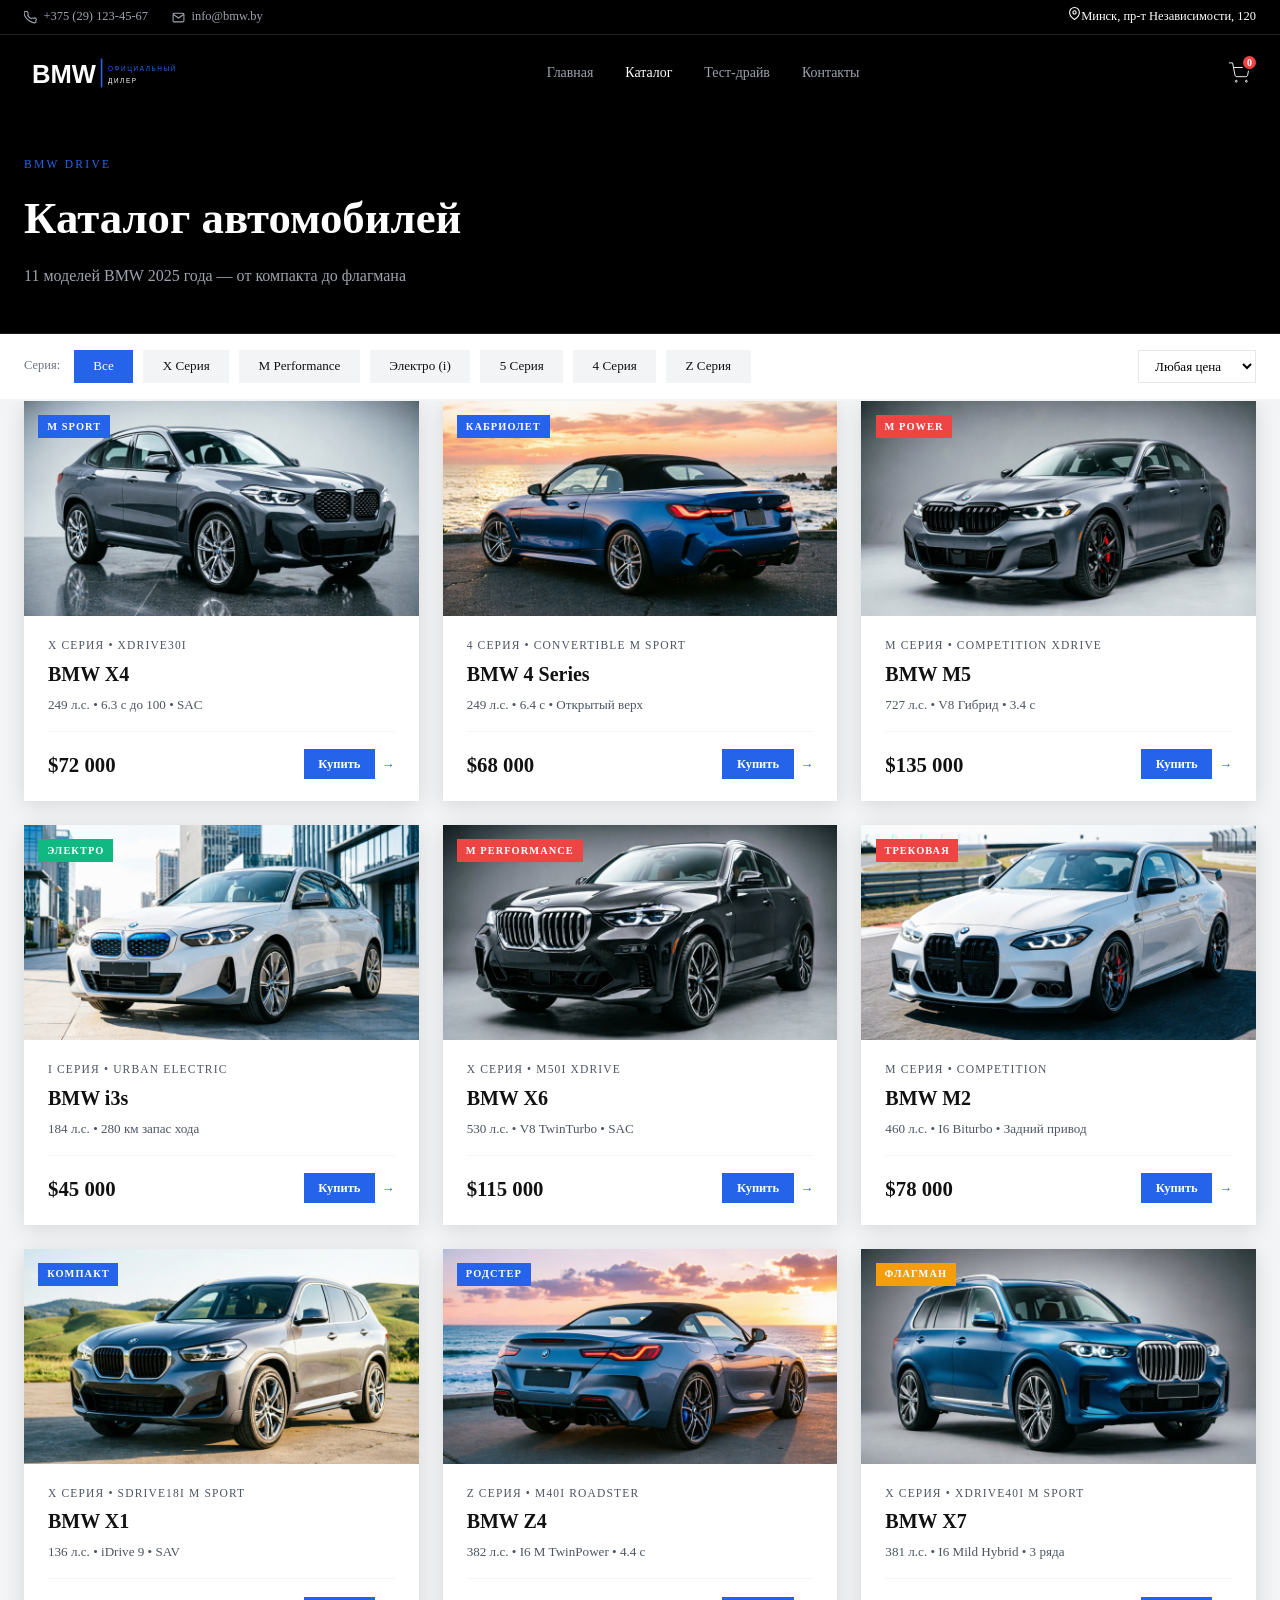
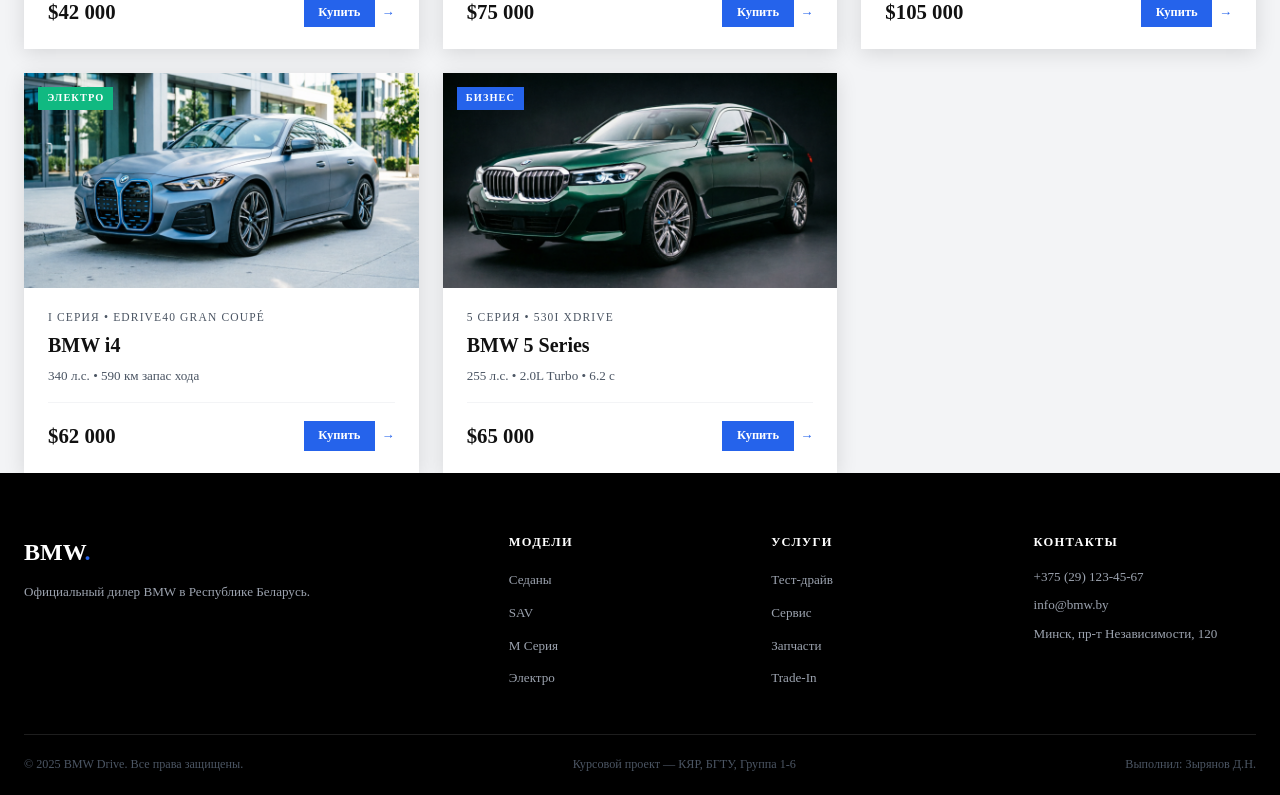
<file: Курсовой_Проект_6-1ПИ_Зырянов_Дмитрий/catalog.html>
<!DOCTYPE html>
<html lang="ru">
<head>
  <meta charset="UTF-8">
  <meta name="viewport" content="width=device-width,initial-scale=1.0">
  <meta name="description" content="Каталог автомобилей BMW 2025 — 11 моделей.">
  <title>Каталог — BMW Drive</title>
  <link rel="stylesheet" href="css/styles.css">
</head>
<body>

<header class="site-header">
  <div class="header-top">
    <div class="container header-top-inner">
      <div class="header-contacts">
        <a href="tel:+375291234567"><svg width="13" height="13" viewBox="0 0 24 24" fill="none" stroke="currentColor" stroke-width="2"><path d="M22 16.92v3a2 2 0 01-2.18 2 19.79 19.79 0 01-8.63-3.07A19.5 19.5 0 013.07 11.5 19.79 19.79 0 01.09 2.82 2 2 0 012.08 1h3a2 2 0 012 1.72 12.84 12.84 0 00.7 2.81 2 2 0 01-.45 2.11L6.91 8.09a16 16 0 006 6l.62-.62a2 2 0 012.11-.45 12.84 12.84 0 002.81.7A2 2 0 0122 16.92z"/></svg>+375 (29) 123-45-67</a>
        <a href="mailto:info@bmw.by"><svg width="13" height="13" viewBox="0 0 24 24" fill="none" stroke="currentColor" stroke-width="2"><path d="M4 4h16c1.1 0 2 .9 2 2v12c0 1.1-.9 2-2 2H4c-1.1 0-2-.9-2-2V6c0-1.1.9-2 2-2z"/><polyline points="22,6 12,13 2,6"/></svg>info@bmw.by</a>
      </div>
      <div class="header-address"><svg width="13" height="13" viewBox="0 0 24 24" fill="none" stroke="currentColor" stroke-width="2"><path d="M21 10c0 7-9 13-9 13s-9-6-9-13a9 9 0 0118 0z"/><circle cx="12" cy="10" r="3"/></svg>Минск, пр-т Независимости, 120</div>
    </div>
  </div>
  <div class="header-main">
    <div class="container header-main-inner">
      <a href="index.html" class="logo" aria-label="BMW Drive">
        <svg xmlns="http://www.w3.org/2000/svg" viewBox="0 0 200 50" height="40">
          <rect width="200" height="50" fill="#000" rx="3"/>
          <text x="10" y="38" font-family="Arial Black,Arial,sans-serif" font-size="32" font-weight="900" fill="#fff">BMW</text>
          <rect x="96" y="7" width="2" height="36" fill="#2563eb"/>
          <text x="105" y="23" font-family="Arial,sans-serif" font-size="8" fill="#2563eb" letter-spacing="2">ОФИЦИАЛЬНЫЙ</text>
          <text x="105" y="37" font-family="Arial,sans-serif" font-size="8" fill="#fff" letter-spacing="2">ДИЛЕР</text>
        </svg>
      </a>
      <nav class="nav">
        <a href="index.html"     class="nav-link">Главная</a>
        <a href="catalog.html"   class="nav-link active">Каталог</a>
        <a href="testdrive.html" class="nav-link">Тест-драйв</a>
        <a href="contacts.html"  class="nav-link">Контакты</a>
      </nav>
      <div class="header-actions">
        <button class="action-btn" onclick="toggleCartModal()" aria-label="Корзина"><svg viewBox="0 0 24 24"><circle cx="9" cy="21" r="1"/><circle cx="20" cy="21" r="1"/><path d="M1 1h4l2.68 13.39a2 2 0 0 0 2 1.61h9.72a2 2 0 0 0 2-1.61L23 6H6"/></svg><span class="badge-count" id="cart-count">0</span></button>
      </div>
      <button class="burger" aria-label="Меню"><span></span><span></span><span></span></button>
    </div>
  </div>
  <nav class="mobile-nav">
    <a href="index.html" class="nav-link">Главная</a>
    <a href="catalog.html" class="nav-link">Каталог</a>
    <a href="testdrive.html" class="nav-link">Тест-драйв</a>
    <a href="contacts.html" class="nav-link">Контакты</a>
  </nav>
</header>

<main>

  <section class="catalog-hero">
    <div class="container">
      <p class="page-hero-label">BMW Drive</p>
      <h1 class="catalog-hero-title">Каталог автомобилей</h1>
      <p style="color:#9ca3af;margin-top:.5rem">11 моделей BMW 2025 года — от компакта до флагмана</p>
    </div>
  </section>

  <div class="filters">
    <div class="container filters-inner">
      <span style="font-size:.78rem;color:#6b7280;font-weight:500;margin-right:.25rem">Серия:</span>
      <button class="filter-btn active" data-filter="all">Все</button>
      <button class="filter-btn" data-filter="X">X Серия</button>
      <button class="filter-btn" data-filter="M">M Performance</button>
      <button class="filter-btn" data-filter="i">Электро (i)</button>
      <button class="filter-btn" data-filter="5">5 Серия</button>
      <button class="filter-btn" data-filter="4">4 Серия</button>
      <button class="filter-btn" data-filter="Z">Z Серия</button>
      <select class="form-select" style="margin-left:auto;padding:.42rem .75rem;font-size:.82rem;border:1.5px solid #e5e7eb"
              onchange="filterBySegment(this.value)" aria-label="Фильтр по цене">
        <option value="all">Любая цена</option>
        <option value="budget">до $50 000</option>
        <option value="mid">$50k – $80k</option>
        <option value="premium">$80k – $115k</option>
        <option value="luxury">от $115k</option>
      </select>
    </div>
  </div>

  <div class="section-gray">
    <div class="container">
      <div class="catalog-grid">

<!-- ── Карточка-шаблон: img + ссылка на car-detail.html?id=N ── -->

        <!-- 1. BMW X4 -->
        <article class="car-card catalog-card" data-series="X" data-segment="mid">
          <a href="car-detail.html?id=1" class="car-card-img">
            <img src="images/BMW_X4_xDrive30i.png" alt="BMW X4"
                  loading="lazy">
            <span class="car-badge">M Sport</span>
          </a>
          <div class="car-card-body">
            <p class="car-series">X Серия • xDrive30i</p>
            <h2 class="car-name">BMW X4</h2>
            <p class="car-spec-line">249 л.с. • 6.3 с до 100 • SAC</p>
            <div class="car-card-footer">
              <div class="car-price">$72 000</div>
              <div class="car-actions">
                <button onclick="addToCart('1','BMW X4',72000)" class="btn btn-blue" style="padding:.35rem .8rem;font-size:.78rem">Купить</button>
                <a href="car-detail.html?id=1" class="car-link">→</a>
              </div>
            </div>
          </div>
        </article>

        <!-- 2. BMW 4 Series Convertible -->
        <article class="car-card catalog-card" data-series="4" data-segment="mid">
          <a href="car-detail.html?id=2" class="car-card-img">
            <img src="images/BMW_4_Series_Convertible.png" alt="BMW 4 Series"
                  loading="lazy">
            <span class="car-badge">Кабриолет</span>
          </a>
          <div class="car-card-body">
            <p class="car-series">4 Серия • Convertible M Sport</p>
            <h2 class="car-name">BMW 4 Series</h2>
            <p class="car-spec-line">249 л.с. • 6.4 с • Открытый верх</p>
            <div class="car-card-footer">
              <div class="car-price">$68 000</div>
              <div class="car-actions">
                <button onclick="addToCart('2','BMW 4 Series',68000)" class="btn btn-blue" style="padding:.35rem .8rem;font-size:.78rem">Купить</button>
                <a href="car-detail.html?id=2" class="car-link">→</a>
              </div>
            </div>
          </div>
        </article>

        <!-- 3. BMW M5 Competition -->
        <article class="car-card catalog-card" data-series="M" data-segment="luxury">
          <a href="car-detail.html?id=3" class="car-card-img">
            <img src="images/BMW_M5_Competition.png" alt="BMW M5"
                  loading="lazy">
            <span class="car-badge" style="background:#ef4444">M Power</span>
          </a>
          <div class="car-card-body">
            <p class="car-series">M Серия • Competition xDrive</p>
            <h2 class="car-name">BMW M5</h2>
            <p class="car-spec-line">727 л.с. • V8 Гибрид • 3.4 с</p>
            <div class="car-card-footer">
              <div class="car-price">$135 000</div>
              <div class="car-actions">
                <button onclick="addToCart('3','BMW M5',135000)" class="btn btn-blue" style="padding:.35rem .8rem;font-size:.78rem">Купить</button>
                <a href="car-detail.html?id=3" class="car-link">→</a>
              </div>
            </div>
          </div>
        </article>

        <!-- 4. BMW i3s -->
        <article class="car-card catalog-card" data-series="i" data-segment="budget">
          <a href="car-detail.html?id=4" class="car-card-img">
            <img src="images/BMW_i3s.png" alt="BMW i3s"
                 loading="lazy">
            <span class="car-badge" style="background:#10b981">Электро</span>
          </a>
          <div class="car-card-body">
            <p class="car-series">i Серия • Urban Electric</p>
            <h2 class="car-name">BMW i3s</h2>
            <p class="car-spec-line">184 л.с. • 280 км запас хода</p>
            <div class="car-card-footer">
              <div class="car-price">$45 000</div>
              <div class="car-actions">
                <button onclick="addToCart('4','BMW i3s',45000)" class="btn btn-blue" style="padding:.35rem .8rem;font-size:.78rem">Купить</button>
                <a href="car-detail.html?id=4" class="car-link">→</a>
              </div>
            </div>
          </div>
        </article>

        <!-- 5. BMW X6 M50i -->
        <article class="car-card catalog-card" data-series="X" data-segment="premium">
          <a href="car-detail.html?id=5" class="car-card-img">
            <img src="images/BMW_X6_M50i.png" alt="BMW X6"
                  loading="lazy">
            <span class="car-badge" style="background:#ef4444">M Performance</span>
          </a>
          <div class="car-card-body">
            <p class="car-series">X Серия • M50i xDrive</p>
            <h2 class="car-name">BMW X6</h2>
            <p class="car-spec-line">530 л.с. • V8 TwinTurbo • SAC</p>
            <div class="car-card-footer">
              <div class="car-price">$115 000</div>
              <div class="car-actions">
                <button onclick="addToCart('5','BMW X6',115000)" class="btn btn-blue" style="padding:.35rem .8rem;font-size:.78rem">Купить</button>
                <a href="car-detail.html?id=5" class="car-link">→</a>
              </div>
            </div>
          </div>
        </article>

        <!-- 6. BMW M2 Competition -->
        <article class="car-card catalog-card" data-series="M" data-segment="mid">
          <a href="car-detail.html?id=6" class="car-card-img">
            <img src="images/BMW_M2_Competition.png" alt="BMW M2"
                  loading="lazy">
            <span class="car-badge" style="background:#ef4444">Трековая</span>
          </a>
          <div class="car-card-body">
            <p class="car-series">M Серия • Competition</p>
            <h2 class="car-name">BMW M2</h2>
            <p class="car-spec-line">460 л.с. • I6 Biturbo • Задний привод</p>
            <div class="car-card-footer">
              <div class="car-price">$78 000</div>
              <div class="car-actions">
                <button onclick="addToCart('6','BMW M2',78000)" class="btn btn-blue" style="padding:.35rem .8rem;font-size:.78rem">Купить</button>
                <a href="car-detail.html?id=6" class="car-link">→</a>
              </div>
            </div>
          </div>
        </article>

        <!-- 7. BMW X1 -->
        <article class="car-card catalog-card" data-series="X" data-segment="budget">
          <a href="car-detail.html?id=7" class="car-card-img">
            <img src="images/BMW_X1_sDrive18i.png" alt="BMW X1"
                  loading="lazy">
            <span class="car-badge">Компакт</span>
          </a>
          <div class="car-card-body">
            <p class="car-series">X Серия • sDrive18i M Sport</p>
            <h2 class="car-name">BMW X1</h2>
            <p class="car-spec-line">136 л.с. • iDrive 9 • SAV</p>
            <div class="car-card-footer">
              <div class="car-price">$42 000</div>
              <div class="car-actions">
                <button onclick="addToCart('7','BMW X1',42000)" class="btn btn-blue" style="padding:.35rem .8rem;font-size:.78rem">Купить</button>
                <a href="car-detail.html?id=7" class="car-link">→</a>
              </div>
            </div>
          </div>
        </article>

        <!-- 8. BMW Z4 M40i -->
        <article class="car-card catalog-card" data-series="Z" data-segment="mid">
          <a href="car-detail.html?id=8" class="car-card-img">
            <img src="images/BMW_Z4_M40i.png" alt="BMW Z4"
                 loading="lazy">
            <span class="car-badge">Родстер</span>
          </a>
          <div class="car-card-body">
            <p class="car-series">Z Серия • M40i Roadster</p>
            <h2 class="car-name">BMW Z4</h2>
            <p class="car-spec-line">382 л.с. • I6 M TwinPower • 4.4 с</p>
            <div class="car-card-footer">
              <div class="car-price">$75 000</div>
              <div class="car-actions">
                <button onclick="addToCart('8','BMW Z4',75000)" class="btn btn-blue" style="padding:.35rem .8rem;font-size:.78rem">Купить</button>
                <a href="car-detail.html?id=8" class="car-link">→</a>
              </div>
            </div>
          </div>
        </article>

        <!-- 9. BMW X7 -->
        <article class="car-card catalog-card" data-series="X" data-segment="premium">
          <a href="car-detail.html?id=9" class="car-card-img">
            <img src="images/BMW_X7_xDrive40i.png" alt="BMW X7"
                  loading="lazy">
            <span class="car-badge" style="background:#f59e0b">Флагман</span>
          </a>
          <div class="car-card-body">
            <p class="car-series">X Серия • xDrive40i M Sport</p>
            <h2 class="car-name">BMW X7</h2>
            <p class="car-spec-line">381 л.с. • I6 Mild Hybrid • 3 ряда</p>
            <div class="car-card-footer">
              <div class="car-price">$105 000</div>
              <div class="car-actions">
                <button onclick="addToCart('9','BMW X7',105000)" class="btn btn-blue" style="padding:.35rem .8rem;font-size:.78rem">Купить</button>
                <a href="car-detail.html?id=9" class="car-link">→</a>
              </div>
            </div>
          </div>
        </article>

        <!-- 10. BMW i4 eDrive40 -->
        <article class="car-card catalog-card" data-series="i" data-segment="mid">
          <a href="car-detail.html?id=10" class="car-card-img">
            <img src="images/BMW_i4_eDrive40.png" alt="BMW i4"
                 loading="lazy">
            <span class="car-badge" style="background:#10b981">Электро</span>
          </a>
          <div class="car-card-body">
            <p class="car-series">i Серия • eDrive40 Gran Coupé</p>
            <h2 class="car-name">BMW i4</h2>
            <p class="car-spec-line">340 л.с. • 590 км запас хода</p>
            <div class="car-card-footer">
              <div class="car-price">$62 000</div>
              <div class="car-actions">
                <button onclick="addToCart('10','BMW i4',62000)" class="btn btn-blue" style="padding:.35rem .8rem;font-size:.78rem">Купить</button>
                <a href="car-detail.html?id=10" class="car-link">→</a>
              </div>
            </div>
          </div>
        </article>

        <!-- 11. BMW 5 Series 530i -->
        <article class="car-card catalog-card" data-series="5" data-segment="mid">
          <a href="car-detail.html?id=11" class="car-card-img">
            <img src="images/BMW_5_Series_530i.png" alt="BMW 5 Series"
                  loading="lazy">
            <span class="car-badge">Бизнес</span>
          </a>
          <div class="car-card-body">
            <p class="car-series">5 Серия • 530i xDrive</p>
            <h2 class="car-name">BMW 5 Series</h2>
            <p class="car-spec-line">255 л.с. • 2.0L Turbo • 6.2 с</p>
            <div class="car-card-footer">
              <div class="car-price">$65 000</div>
              <div class="car-actions">
                <button onclick="addToCart('11','BMW 5 Series',65000)" class="btn btn-blue" style="padding:.35rem .8rem;font-size:.78rem">Купить</button>
                <a href="car-detail.html?id=11" class="car-link">→</a>
              </div>
            </div>
          </div>
        </article>

      </div>
    </div>
  </div>

</main>

<footer class="site-footer">
  <div class="container">
    <div class="footer-grid">
      <div><div class="footer-logo">BMW<span>.</span></div><p class="footer-about">Официальный дилер BMW в Республике Беларусь.</p></div>
      <div><p class="footer-col-title">Модели</p><ul class="footer-links"><li><a href="catalog.html?s=5">Седаны</a></li><li><a href="catalog.html?s=X">SAV</a></li><li><a href="catalog.html?s=M">M Серия</a></li><li><a href="catalog.html?s=i">Электро</a></li></ul></div>
      <div><p class="footer-col-title">Услуги</p><ul class="footer-links"><li><a href="testdrive.html">Тест-драйв</a></li><li><a href="contacts.html">Сервис</a></li><li><a href="contacts.html">Запчасти</a></li><li><a href="contacts.html">Trade-In</a></li></ul></div>
      <div><p class="footer-col-title">Контакты</p><ul class="footer-contacts"><li>+375 (29) 123-45-67</li><li>info@bmw.by</li><li>Минск, пр-т Независимости, 120</li></ul></div>
    </div>
    <div class="footer-bottom"><span>© 2025 BMW Drive. Все права защищены.</span>
        <span>Курсовой проект — КЯР, БГТУ, Группа 1-6 </span>
        <span>Выполнил: Зырянов Д.Н.</span></div>
  </div>
</footer>

<div class="modal-overlay" id="cart-modal" role="dialog" aria-modal="true"><div class="modal-box"><button class="modal-close" onclick="closeModal('cart-modal')">×</button><p class="modal-title"> Корзина</p><div id="cart-items"></div><div id="cart-total-block" class="cart-total" style="display:none">Итого: $<span id="cart-sum">0</span><br><button onclick="alert(' Заявка принята!')" class="btn btn-blue" style="width:100%;margin-top:1rem;justify-content:center">Оформить заявку</button></div></div></div>

<script src="js/main.js"></script>
</body>
</html>
</file>
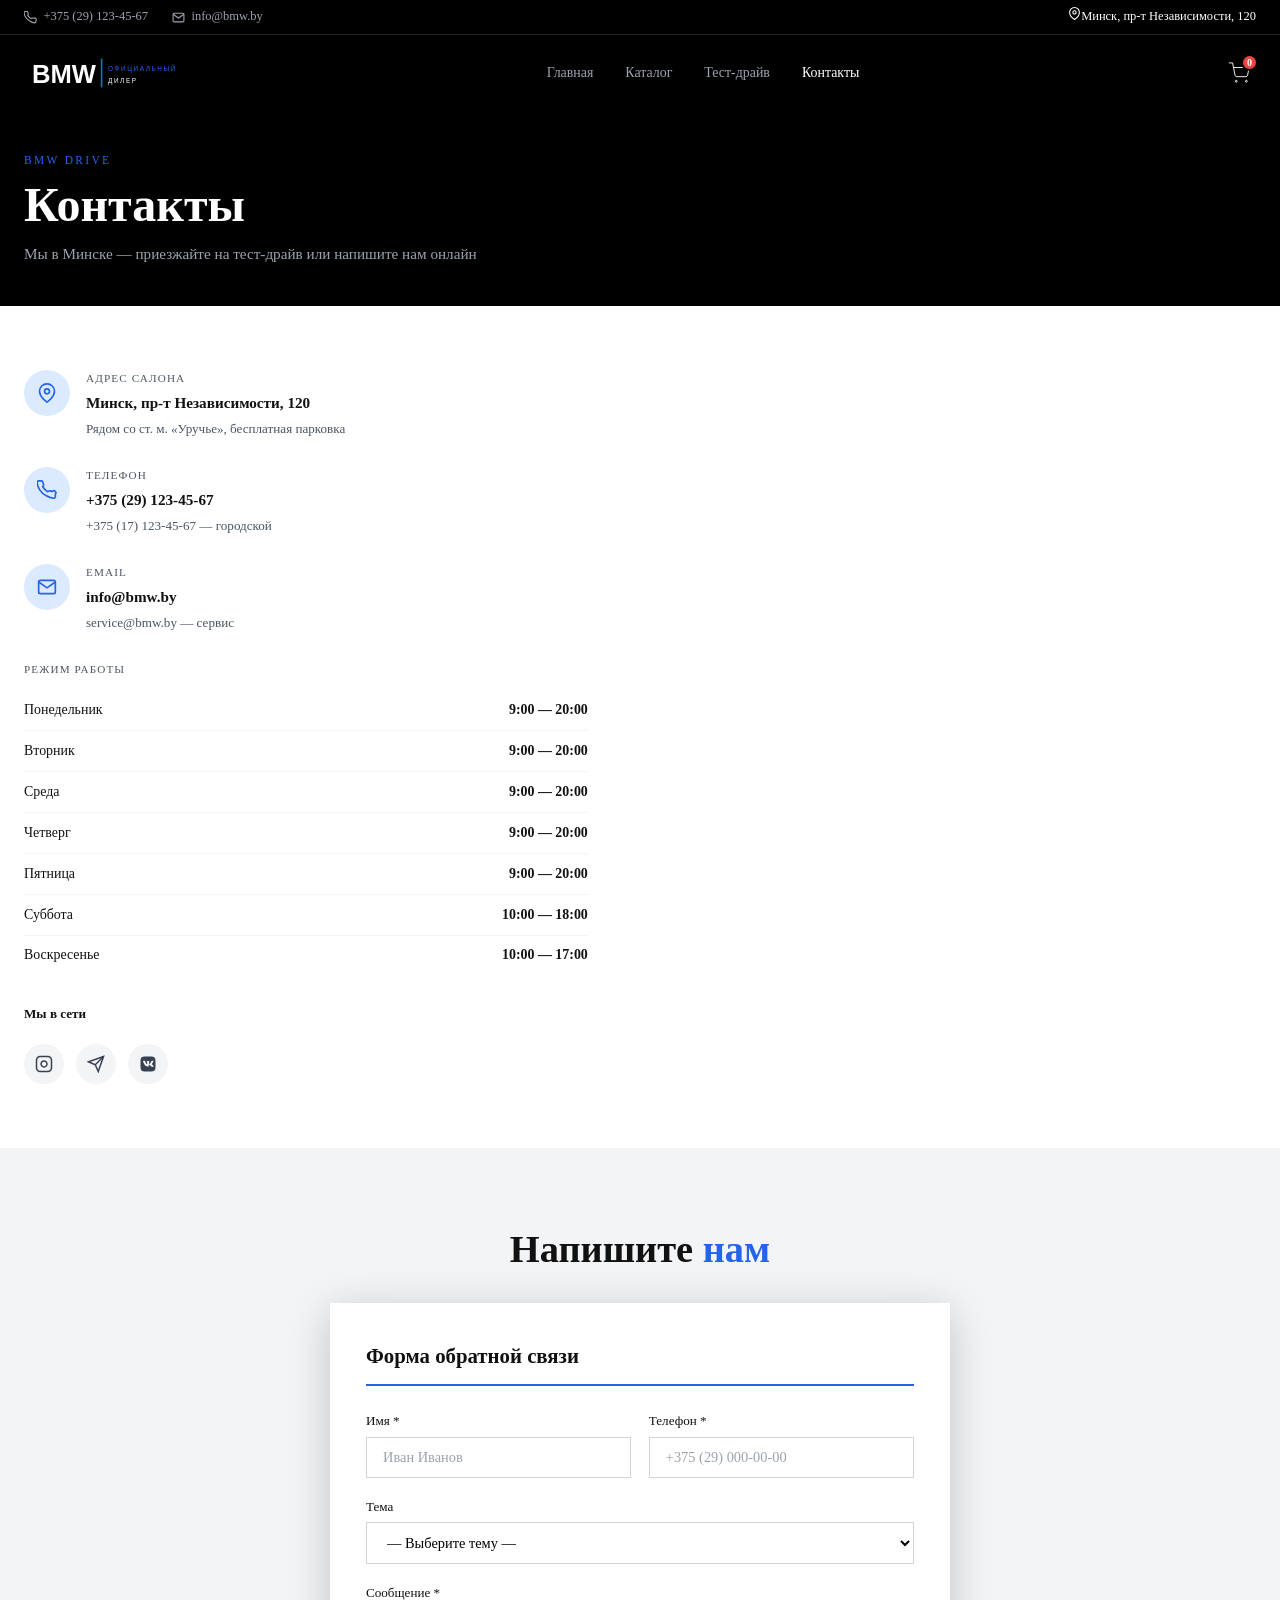
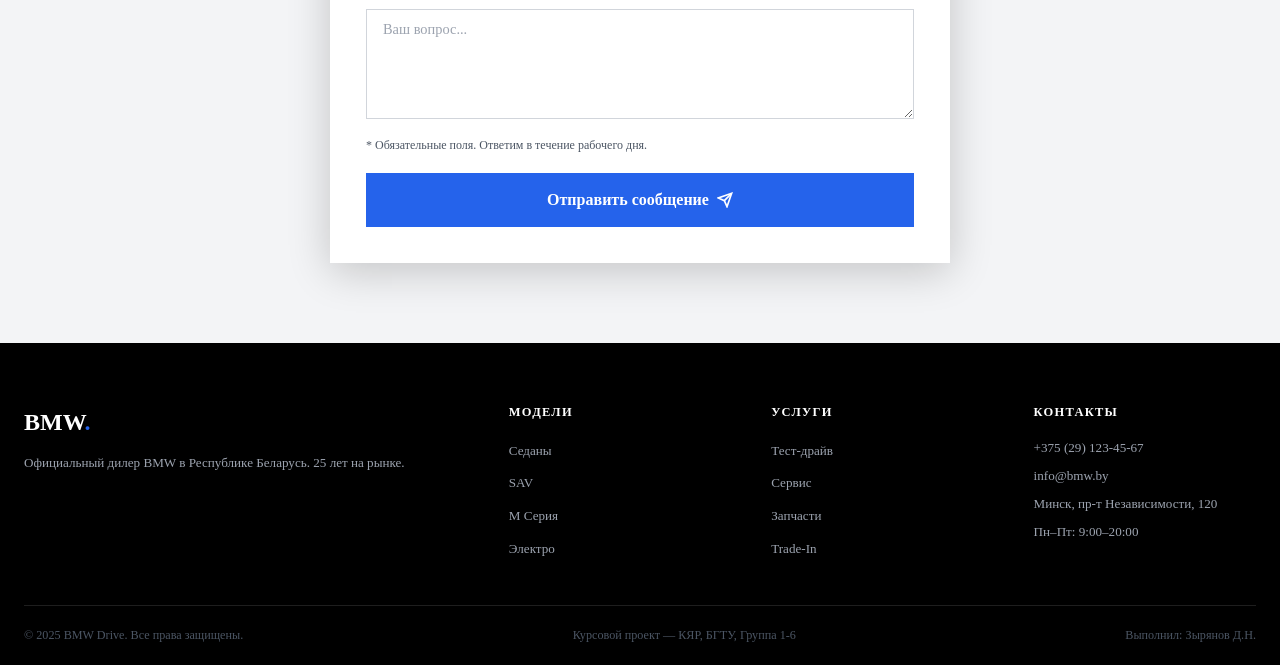
<file: Курсовой_Проект_6-1ПИ_Зырянов_Дмитрий/contacts.html>
<!DOCTYPE html>
<html lang="ru">
<head>
  <meta charset="UTF-8">
  <meta name="viewport" content="width=device-width,initial-scale=1.0">
  <meta name="description" content="Контакты BMW Drive — адрес, телефон, карта, форма обратной связи.">
  <title>Контакты — BMW Drive</title>
  <link rel="stylesheet" href="css/styles.css">
  <style>
    .socials { display:flex; gap:.75rem; margin-top:1.25rem; }
    .social-btn {
      width:40px;height:40px;border-radius:50%;background:#f3f4f6;
      display:flex;align-items:center;justify-content:center;color:#374151;
    }
    .social-btn:hover { background:#2563eb;color:#fff; }
    .social-btn svg { width:18px;height:18px; }
  </style>
</head>
<body>

<header class="site-header">
  <div class="header-top">
    <div class="container header-top-inner">
      <div class="header-contacts">
        <a href="tel:+375291234567"><svg width="13" height="13" viewBox="0 0 24 24" fill="none" stroke="currentColor" stroke-width="2"><path d="M22 16.92v3a2 2 0 01-2.18 2 19.79 19.79 0 01-8.63-3.07A19.5 19.5 0 013.07 11.5 19.79 19.79 0 01.09 2.82 2 2 0 012.08 1h3a2 2 0 012 1.72 12.84 12.84 0 00.7 2.81 2 2 0 01-.45 2.11L6.91 8.09a16 16 0 006 6l.62-.62a2 2 0 012.11-.45 12.84 12.84 0 002.81.7A2 2 0 0122 16.92z"/></svg>+375 (29) 123-45-67</a>
        <a href="mailto:info@bmw.by"><svg width="13" height="13" viewBox="0 0 24 24" fill="none" stroke="currentColor" stroke-width="2"><path d="M4 4h16c1.1 0 2 .9 2 2v12c0 1.1-.9 2-2 2H4c-1.1 0-2-.9-2-2V6c0-1.1.9-2 2-2z"/><polyline points="22,6 12,13 2,6"/></svg>info@bmw.by</a>
      </div>
      <div class="header-address"><svg width="13" height="13" viewBox="0 0 24 24" fill="none" stroke="currentColor" stroke-width="2"><path d="M21 10c0 7-9 13-9 13s-9-6-9-13a9 9 0 0118 0z"/><circle cx="12" cy="10" r="3"/></svg>Минск, пр-т Независимости, 120</div>
    </div>
  </div>
  <div class="header-main">
    <div class="container header-main-inner">
      <a href="index.html" class="logo">
        <svg xmlns="http://www.w3.org/2000/svg" viewBox="0 0 200 50" height="40">
          <rect width="200" height="50" fill="#000" rx="3"/>
          <text x="10" y="38" font-family="Arial Black,Arial,sans-serif" font-size="32" font-weight="900" fill="#fff">BMW</text>
          <rect x="96" y="7" width="2" height="36" fill="#2563eb"/>
          <text x="105" y="23" font-family="Arial,sans-serif" font-size="8" fill="#2563eb" letter-spacing="2">ОФИЦИАЛЬНЫЙ</text>
          <text x="105" y="37" font-family="Arial,sans-serif" font-size="8" fill="#fff" letter-spacing="2">ДИЛЕР</text>
        </svg>
      </a>
      <nav class="nav">
        <a href="index.html"     class="nav-link">Главная</a>
        <a href="catalog.html"   class="nav-link">Каталог</a>
        <a href="testdrive.html" class="nav-link">Тест-драйв</a>
        <a href="contacts.html"  class="nav-link active">Контакты</a>
      </nav>
      <div class="header-actions">
        <button class="action-btn" onclick="toggleCartModal()" aria-label="Корзина"><svg viewBox="0 0 24 24"><circle cx="9" cy="21" r="1"/><circle cx="20" cy="21" r="1"/><path d="M1 1h4l2.68 13.39a2 2 0 0 0 2 1.61h9.72a2 2 0 0 0 2-1.61L23 6H6"/></svg><span class="badge-count" id="cart-count">0</span></button>
      </div>
      <button class="burger" aria-label="Меню"><span></span><span></span><span></span></button>
    </div>
  </div>
  <nav class="mobile-nav">
    <a href="index.html" class="nav-link">Главная</a>
    <a href="catalog.html" class="nav-link">Каталог</a>
    <a href="testdrive.html" class="nav-link">Тест-драйв</a>
    <a href="contacts.html" class="nav-link">Контакты</a>
  </nav>
</header>

<main>

  <section class="page-hero">
    <div class="container">
      <p class="page-hero-label">BMW Drive</p>
      <h1 class="page-hero-title">Контакты</h1>
      <p class="page-hero-sub">Мы в Минске — приезжайте на тест-драйв или напишите нам онлайн</p>
    </div>
  </section>

  <section>
    <div class="container">
      <div class="contacts-grid contacts-single">

        <!-- Информация -->
        <div class="contact-info">

          <div class="contact-item">
            <div class="contact-icon">
              <svg viewBox="0 0 24 24" fill="none" stroke="currentColor" stroke-width="2" aria-hidden="true"><path d="M21 10c0 7-9 13-9 13s-9-6-9-13a9 9 0 0118 0z"/><circle cx="12" cy="10" r="3"/></svg>
            </div>
            <div>
              <p class="contact-label">Адрес салона</p>
              <p class="contact-value">Минск, пр-т Независимости, 120</p>
              <p class="contact-sub">Рядом со ст. м. «Уручье», бесплатная парковка</p>
            </div>
          </div>

          <div class="contact-item">
            <div class="contact-icon">
              <svg viewBox="0 0 24 24" fill="none" stroke="currentColor" stroke-width="2" aria-hidden="true"><path d="M22 16.92v3a2 2 0 01-2.18 2 19.79 19.79 0 01-8.63-3.07A19.5 19.5 0 013.07 11.5 19.79 19.79 0 01.09 2.82 2 2 0 012.08 1h3a2 2 0 012 1.72 12.84 12.84 0 00.7 2.81 2 2 0 01-.45 2.11L6.91 8.09a16 16 0 006 6l.62-.62a2 2 0 012.11-.45 12.84 12.84 0 002.81.7A2 2 0 0122 16.92z"/></svg>
            </div>
            <div>
              <p class="contact-label">Телефон</p>
              <p class="contact-value"><a href="tel:+375291234567" style="color:inherit">+375 (29) 123-45-67</a></p>
              <p class="contact-sub"><a href="tel:+375171234567" style="color:inherit">+375 (17) 123-45-67</a> — городской</p>
            </div>
          </div>

          <div class="contact-item">
            <div class="contact-icon">
              <svg viewBox="0 0 24 24" fill="none" stroke="currentColor" stroke-width="2" aria-hidden="true"><path d="M4 4h16c1.1 0 2 .9 2 2v12c0 1.1-.9 2-2 2H4c-1.1 0-2-.9-2-2V6c0-1.1.9-2 2-2z"/><polyline points="22,6 12,13 2,6"/></svg>
            </div>
            <div>
              <p class="contact-label">Email</p>
              <p class="contact-value"><a href="mailto:info@bmw.by" style="color:inherit">info@bmw.by</a></p>
              <p class="contact-sub"><a href="mailto:service@bmw.by" style="color:inherit">service@bmw.by</a> — сервис</p>
            </div>
          </div>

          <!-- Режим работы -->
          <div>
            <p class="contact-label" style="margin-bottom:.75rem">Режим работы</p>
            <table class="hours-table">
              <tbody>
                <tr><td>Понедельник</td><td>9:00 — 20:00</td></tr>
                <tr><td>Вторник</td><td>9:00 — 20:00</td></tr>
                <tr><td>Среда</td><td>9:00 — 20:00</td></tr>
                <tr><td>Четверг</td><td>9:00 — 20:00</td></tr>
                <tr><td>Пятница</td><td>9:00 — 20:00</td></tr>
                <tr><td>Суббота</td><td>10:00 — 18:00</td></tr>
                <tr><td>Воскресенье</td><td>10:00 — 17:00</td></tr>
              </tbody>
            </table>
          </div>

          <!-- Соц. сети -->
          <div>
            <p style="font-size:.82rem;font-weight:600;margin-bottom:.5rem">Мы в сети</p>
            <div class="socials">
              <a href="#" class="social-btn" aria-label="Instagram"><svg viewBox="0 0 24 24" fill="none" stroke="currentColor" stroke-width="2"><rect x="2" y="2" width="20" height="20" rx="5"/><path d="M16 11.37A4 4 0 1112.63 8 4 4 0 0116 11.37z"/><line x1="17.5" y1="6.5" x2="17.51" y2="6.5"/></svg></a>
              <a href="#" class="social-btn" aria-label="Telegram"><svg viewBox="0 0 24 24" fill="none" stroke="currentColor" stroke-width="2"><line x1="22" y1="2" x2="11" y2="13"/><polygon points="22 2 15 22 11 13 2 9 22 2"/></svg></a>
              <a href="#" class="social-btn" aria-label="VK"><svg viewBox="0 0 24 24" fill="currentColor"><path d="M15.07 2H8.93C3.33 2 2 3.33 2 8.93v6.14C2 20.67 3.33 22 8.93 22h6.14C20.67 22 22 20.67 22 15.07V8.93C22 3.33 20.67 2 15.07 2zm3.08 13.5h-1.5c-.57 0-.74-.45-1.77-1.48-.89-.87-1.28-.99-1.5-.99-.3 0-.39.09-.39.51v1.35c0 .36-.12.57-1.08.57-1.59 0-3.36-.96-4.6-2.76C5.91 10.4 5.4 8.4 5.4 7.98c0-.21.09-.42.51-.42h1.5c.39 0 .54.18.69.6.75 2.16 2.01 4.05 2.52 4.05.21 0 .3-.09.3-.6V9.87c-.06-1.05-.6-1.14-.6-1.5 0-.18.15-.36.39-.36h2.37c.33 0 .45.18.45.57v3.06c0 .33.15.45.24.45.21 0 .39-.12.78-.51 1.2-1.35 2.07-3.42 2.07-3.42.12-.24.3-.48.69-.48h1.5c.45 0 .54.24.45.57-.18.84-1.95 3.33-1.95 3.33-.15.27-.21.39 0 .69.15.21.66.66.99 1.05.63.69 1.11 1.26 1.23 1.65.18.39-.03.6-.42.6z"/></svg></a>
            </div>
          </div>

        </div>

      </div>
    </div>
  </section>


  <!-- ФОРМА ОБРАТНОЙ СВЯЗИ -->
  <section class="section section-gray">
    <div class="container">
      <h2 class="section-title" style="text-align:center;margin-bottom:2rem">
        Напишите <span>нам</span>
      </h2>

      <form class="form-wrap testdrive-form" novalidate aria-label="Форма обратной связи" style="max-width:620px">
        <p class="form-title">Форма обратной связи</p>
        <div class="form-grid">
          <div class="form-group">
            <label class="form-label" for="ct-name">Имя *</label>
            <input type="text" id="ct-name" class="form-input" placeholder="Иван Иванов" required>
          </div>
          <div class="form-group">
            <label class="form-label" for="ct-phone">Телефон *</label>
            <input type="tel" id="ct-phone" class="form-input" placeholder="+375 (29) 000-00-00" required>
          </div>
          <div class="form-group full">
            <label class="form-label" for="ct-subject">Тема</label>
            <select id="ct-subject" class="form-select">
              <option value="">— Выберите тему —</option>
              <option value="buy">Покупка автомобиля</option>
              <option value="td">Тест-драйв</option>
              <option value="service">Сервисное обслуживание</option>
              <option value="parts">Запчасти и аксессуары</option>
              <option value="tradein">Trade-In</option>
              <option value="other">Другое</option>
            </select>
          </div>
          <div class="form-group full">
            <label class="form-label" for="ct-msg">Сообщение *</label>
            <textarea id="ct-msg" class="form-textarea" placeholder="Ваш вопрос..." required></textarea>
          </div>
          <p class="form-hint">* Обязательные поля. Ответим в течение рабочего дня.</p>
        </div>
        <button type="submit" class="btn btn-blue" style="width:100%;justify-content:center;padding:1rem;font-size:1rem">
          Отправить сообщение
          <svg width="16" height="16" viewBox="0 0 24 24" fill="none" stroke="currentColor" stroke-width="2.5"><line x1="22" y1="2" x2="11" y2="13"/><polygon points="22 2 15 22 11 13 2 9 22 2"/></svg>
        </button>
      </form>

      <div class="form-success" style="max-width:620px;margin:0 auto" role="alert">
        Сообщение отправлено! Мы ответим в течение рабочего дня.
      </div>

    </div>
  </section>

</main>

<footer class="site-footer">
  <div class="container">
    <div class="footer-grid">
      <div><div class="footer-logo">BMW<span>.</span></div><p class="footer-about">Официальный дилер BMW в Республике Беларусь. 25 лет на рынке.</p></div>
      <div><p class="footer-col-title">Модели</p><ul class="footer-links"><li><a href="catalog.html?s=5">Седаны</a></li><li><a href="catalog.html?s=X">SAV</a></li><li><a href="catalog.html?s=M">M Серия</a></li><li><a href="catalog.html?s=i">Электро</a></li></ul></div>
      <div><p class="footer-col-title">Услуги</p><ul class="footer-links"><li><a href="testdrive.html">Тест-драйв</a></li><li><a href="contacts.html">Сервис</a></li><li><a href="contacts.html">Запчасти</a></li><li><a href="contacts.html">Trade-In</a></li></ul></div>
      <div><p class="footer-col-title">Контакты</p><ul class="footer-contacts"><li>+375 (29) 123-45-67</li><li>info@bmw.by</li><li>Минск, пр-т Независимости, 120</li><li>Пн–Пт: 9:00–20:00</li></ul></div>
    </div>
    <div class="footer-bottom"><span>© 2025 BMW Drive. Все права защищены.</span>
        <span>Курсовой проект — КЯР, БГТУ, Группа 1-6 </span>
        <span>Выполнил: Зырянов Д.Н.</span></div>
  </div>
</footer>

<div class="modal-overlay" id="cart-modal" role="dialog"><div class="modal-box"><button class="modal-close" onclick="closeModal('cart-modal')">×</button><p class="modal-title"> Корзина</p><div id="cart-items"></div><div id="cart-total-block" class="cart-total" style="display:none">Итого: $<span id="cart-sum">0</span><br></div></div></div>
</body>
</html>
</file>
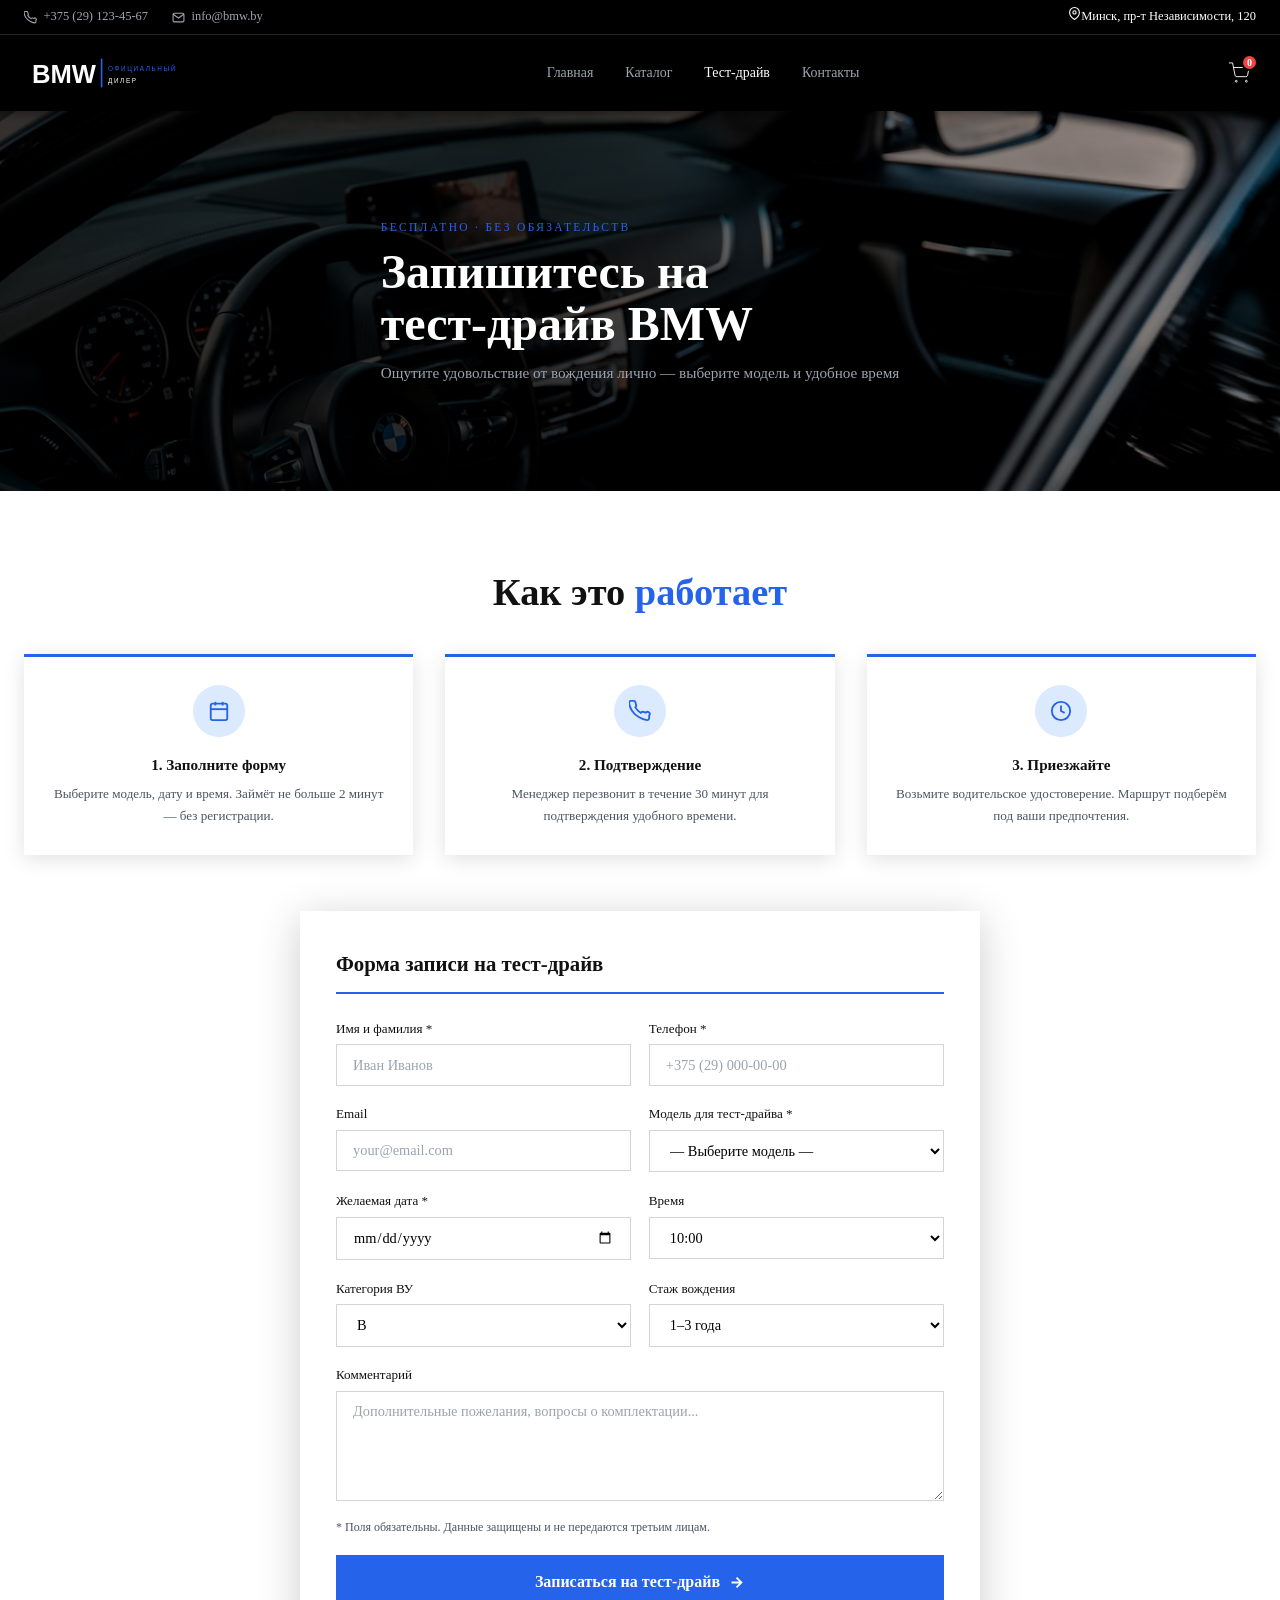
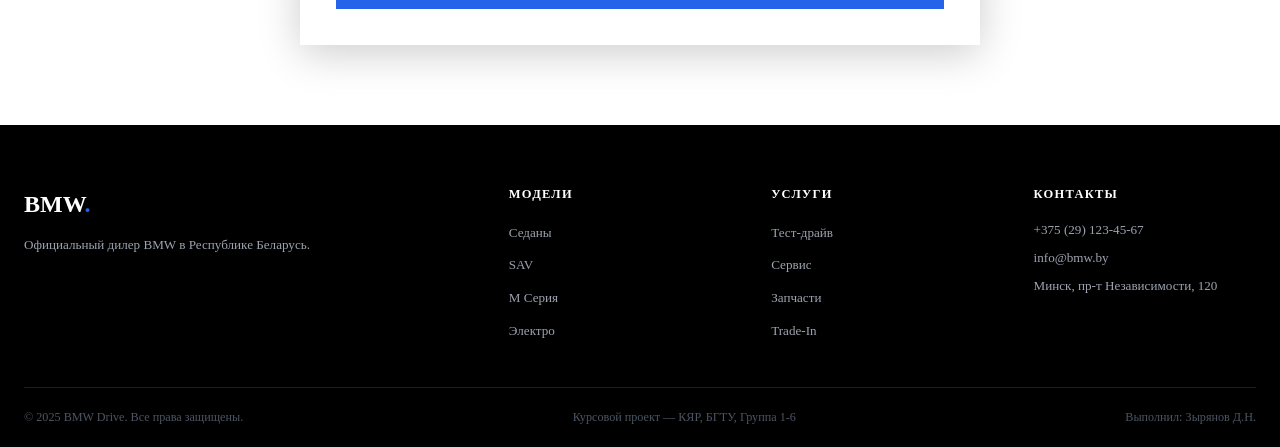
<file: Курсовой_Проект_6-1ПИ_Зырянов_Дмитрий/testdrive.html>
<!DOCTYPE html>
<html lang="ru">
<head>
  <meta charset="UTF-8">
  <meta name="viewport" content="width=device-width,initial-scale=1.0">
  <meta name="description" content="Запись на тест-драйв BMW — выберите модель и удобное время.">
  <title>Тест-драйв — BMW Drive</title>
  <link rel="stylesheet" href="css/styles.css">
</head>
<body>

<header class="site-header">
  <div class="header-top">
    <div class="container header-top-inner">
      <div class="header-contacts">
        <a href="tel:+375291234567"><svg width="13" height="13" viewBox="0 0 24 24" fill="none" stroke="currentColor" stroke-width="2"><path d="M22 16.92v3a2 2 0 01-2.18 2 19.79 19.79 0 01-8.63-3.07A19.5 19.5 0 013.07 11.5 19.79 19.79 0 01.09 2.82 2 2 0 012.08 1h3a2 2 0 012 1.72 12.84 12.84 0 00.7 2.81 2 2 0 01-.45 2.11L6.91 8.09a16 16 0 006 6l.62-.62a2 2 0 012.11-.45 12.84 12.84 0 002.81.7A2 2 0 0122 16.92z"/></svg>+375 (29) 123-45-67</a>
        <a href="mailto:info@bmw.by"><svg width="13" height="13" viewBox="0 0 24 24" fill="none" stroke="currentColor" stroke-width="2"><path d="M4 4h16c1.1 0 2 .9 2 2v12c0 1.1-.9 2-2 2H4c-1.1 0-2-.9-2-2V6c0-1.1.9-2 2-2z"/><polyline points="22,6 12,13 2,6"/></svg>info@bmw.by</a>
      </div>
      <div class="header-address"><svg width="13" height="13" viewBox="0 0 24 24" fill="none" stroke="currentColor" stroke-width="2"><path d="M21 10c0 7-9 13-9 13s-9-6-9-13a9 9 0 0118 0z"/><circle cx="12" cy="10" r="3"/></svg>Минск, пр-т Независимости, 120</div>
    </div>
  </div>
  <div class="header-main">
    <div class="container header-main-inner">
      <a href="index.html" class="logo">
        <svg xmlns="http://www.w3.org/2000/svg" viewBox="0 0 200 50" height="40">
          <rect width="200" height="50" fill="#000" rx="3"/>
          <text x="10" y="38" font-family="Arial Black,Arial,sans-serif" font-size="32" font-weight="900" fill="#fff">BMW</text>
          <rect x="96" y="7" width="2" height="36" fill="#2563eb"/>
          <text x="105" y="23" font-family="Arial,sans-serif" font-size="8" fill="#2563eb" letter-spacing="2">ОФИЦИАЛЬНЫЙ</text>
          <text x="105" y="37" font-family="Arial,sans-serif" font-size="8" fill="#fff" letter-spacing="2">ДИЛЕР</text>
        </svg>
      </a>
      <nav class="nav">
        <a href="index.html"     class="nav-link">Главная</a>
        <a href="catalog.html"   class="nav-link">Каталог</a>
        <a href="testdrive.html" class="nav-link active">Тест-драйв</a>
        <a href="contacts.html"  class="nav-link">Контакты</a>
      </nav>
      <div class="header-actions">
        <button class="action-btn" onclick="toggleCartModal()" aria-label="Корзина"><svg viewBox="0 0 24 24"><circle cx="9" cy="21" r="1"/><circle cx="20" cy="21" r="1"/><path d="M1 1h4l2.68 13.39a2 2 0 0 0 2 1.61h9.72a2 2 0 0 0 2-1.61L23 6H6"/></svg><span class="badge-count" id="cart-count">0</span></button>
      </div>
      <button class="burger" aria-label="Меню"><span></span><span></span><span></span></button>
    </div>
  </div>
  <nav class="mobile-nav">
    <a href="index.html" class="nav-link">Главная</a>
    <a href="catalog.html" class="nav-link">Каталог</a>
    <a href="testdrive.html" class="nav-link">Тест-драйв</a>
    <a href="contacts.html" class="nav-link">Контакты</a>
  </nav>
</header>

<main>

  <!-- HERO -->
  <section class="testdrive-hero-img">
    <img src="images/slides.jfif" alt="BMW тест-драйв"
         loading="eager">
    <div class="overlay"></div>
    <div class="text">
      <div class="container">
        <p class="page-hero-label">Бесплатно · Без обязательств</p>
        <h1 class="page-hero-title">Запишитесь на<br>тест-драйв BMW</h1>
        <p class="page-hero-sub">Ощутите удовольствие от вождения лично — выберите модель и удобное время</p>
      </div>
    </div>
  </section>


  <!-- КАК ЭТО РАБОТАЕТ -->
  <section class="section">
    <div class="container">

      <h2 class="section-title" style="text-align:center;margin-bottom:2.5rem">
        Как это <span>работает</span>
      </h2>

      <div class="info-steps">
        <div class="info-step">
          <div class="step-icon">
            <svg viewBox="0 0 24 24" fill="none" stroke="currentColor" stroke-width="2" aria-hidden="true">
              <rect x="3" y="4" width="18" height="18" rx="2"/><line x1="16" y1="2" x2="16" y2="6"/><line x1="8" y1="2" x2="8" y2="6"/><line x1="3" y1="10" x2="21" y2="10"/>
            </svg>
          </div>
          <h3>1. Заполните форму</h3>
          <p>Выберите модель, дату и время. Займёт не больше 2 минут — без регистрации.</p>
        </div>
        <div class="info-step">
          <div class="step-icon">
            <svg viewBox="0 0 24 24" fill="none" stroke="currentColor" stroke-width="2" aria-hidden="true">
              <path d="M22 16.92v3a2 2 0 01-2.18 2 19.79 19.79 0 01-8.63-3.07A19.5 19.5 0 013.07 11.5 19.79 19.79 0 01.09 2.82 2 2 0 012.08 1h3a2 2 0 012 1.72 12.84 12.84 0 00.7 2.81 2 2 0 01-.45 2.11L6.91 8.09a16 16 0 006 6l.62-.62a2 2 0 012.11-.45 12.84 12.84 0 002.81.7A2 2 0 0122 16.92z"/>
            </svg>
          </div>
          <h3>2. Подтверждение</h3>
          <p>Менеджер перезвонит в течение 30 минут для подтверждения удобного времени.</p>
        </div>
        <div class="info-step">
          <div class="step-icon">
            <svg viewBox="0 0 24 24" fill="none" stroke="currentColor" stroke-width="2" aria-hidden="true">
              <circle cx="12" cy="12" r="10"/><polyline points="12 6 12 12 16 14"/>
            </svg>
          </div>
          <h3>3. Приезжайте</h3>
          <p>Возьмите водительское удостоверение. Маршрут подберём под ваши предпочтения.</p>
        </div>
      </div>


      <!-- ФОРМА ЗАПИСИ -->
      <form class="form-wrap testdrive-form" novalidate aria-label="Форма записи на тест-драйв">
        <p class="form-title">Форма записи на тест-драйв</p>

        <div class="form-grid">

          <div class="form-group">
            <label class="form-label" for="td-name">Имя и фамилия *</label>
            <input type="text" id="td-name" class="form-input"
                   placeholder="Иван Иванов" required autocomplete="name">
          </div>

          <div class="form-group">
            <label class="form-label" for="td-phone">Телефон *</label>
            <input type="tel" id="td-phone" class="form-input"
                   placeholder="+375 (29) 000-00-00" required autocomplete="tel">
          </div>

          <div class="form-group">
            <label class="form-label" for="td-email">Email</label>
            <input type="email" id="td-email" class="form-input"
                   placeholder="your@email.com" autocomplete="email">
          </div>

          <div class="form-group">
            <label class="form-label" for="td-model">Модель для тест-драйва *</label>
            <select id="td-model" class="form-select" required>
              <option value="">— Выберите модель —</option>
              <option value="x4">BMW X4 xDrive30i M Sport</option>
              <option value="4s">BMW 4 Series Convertible</option>
              <option value="m5">BMW M5 Competition xDrive</option>
              <option value="i3s">BMW i3s Electric Urban</option>
              <option value="x6">BMW X6 M50i xDrive</option>
              <option value="m2">BMW M2 Competition</option>
              <option value="x1">BMW X1 sDrive18i M Sport</option>
              <option value="z4">BMW Z4 M40i Roadster</option>
              <option value="x7">BMW X7 xDrive40i M Sport</option>
              <option value="i4">BMW i4 eDrive40 Gran Coupé</option>
              <option value="5s">BMW 5 Series 530i xDrive</option>
            </select>
          </div>

          <div class="form-group">
            <label class="form-label" for="td-date">Желаемая дата *</label>
            <input type="date" id="td-date" class="form-input" required>
          </div>

          <div class="form-group">
            <label class="form-label" for="td-time">Время</label>
            <select id="td-time" class="form-select">
              <option value="10:00">10:00</option>
              <option value="11:00">11:00</option>
              <option value="12:00">12:00</option>
              <option value="13:00">13:00</option>
              <option value="14:00">14:00</option>
              <option value="15:00">15:00</option>
              <option value="16:00">16:00</option>
              <option value="17:00">17:00</option>
              <option value="18:00">18:00</option>
            </select>
          </div>

          <div class="form-group">
            <label class="form-label" for="td-license">Категория ВУ</label>
            <select id="td-license" class="form-select">
              <option value="B">B</option>
              <option value="B+E">B+E</option>
              <option value="A+B">A + B</option>
            </select>
          </div>

          <div class="form-group">
            <label class="form-label" for="td-exp">Стаж вождения</label>
            <select id="td-exp" class="form-select">
              <option value="1-3">1–3 года</option>
              <option value="3-5">3–5 лет</option>
              <option value="5-10">5–10 лет</option>
              <option value="10+">Более 10 лет</option>
            </select>
          </div>

          <div class="form-group full">
            <label class="form-label" for="td-comment">Комментарий</label>
            <textarea id="td-comment" class="form-textarea"
                      placeholder="Дополнительные пожелания, вопросы о комплектации..."></textarea>
          </div>

          <p class="form-hint">
            * Поля обязательны. Данные защищены и не передаются третьим лицам.
          </p>

        </div>

        <button type="submit" class="btn btn-blue" style="width:100%;justify-content:center;padding:1rem;font-size:1rem">
          Записаться на тест-драйв
          <svg width="17" height="17" viewBox="0 0 24 24" fill="none" stroke="currentColor" stroke-width="2.5"><path d="M5 12h14M12 5l7 7-7 7"/></svg>
        </button>
      </form>

      <!-- Сообщение об успешной отправке -->
      <div class="form-success" role="alert" aria-live="polite">
         Отлично! Ваша заявка принята. Менеджер свяжется с вами в течение 30 минут для подтверждения даты и времени тест-драйва.
      </div>

    </div>
  </section>

</main>

<footer class="site-footer">
  <div class="container">
    <div class="footer-grid">
      <div><div class="footer-logo">BMW<span>.</span></div><p class="footer-about">Официальный дилер BMW в Республике Беларусь.</p></div>
      <div><p class="footer-col-title">Модели</p><ul class="footer-links"><li><a href="catalog.html?s=5">Седаны</a></li><li><a href="catalog.html?s=X">SAV</a></li><li><a href="catalog.html?s=M">M Серия</a></li><li><a href="catalog.html?s=i">Электро</a></li></ul></div>
      <div><p class="footer-col-title">Услуги</p><ul class="footer-links"><li><a href="testdrive.html">Тест-драйв</a></li><li><a href="contacts.html">Сервис</a></li><li><a href="contacts.html">Запчасти</a></li><li><a href="contacts.html">Trade-In</a></li></ul></div>
      <div><p class="footer-col-title">Контакты</p><ul class="footer-contacts"><li>+375 (29) 123-45-67</li><li>info@bmw.by</li><li>Минск, пр-т Независимости, 120</li></ul></div>
    </div>
    <div class="footer-bottom"><span>© 2025 BMW Drive. Все права защищены.</span>
        <span>Курсовой проект — КЯР, БГТУ, Группа 1-6 </span>
        <span>Выполнил: Зырянов Д.Н.</span> </div>
  </div>
</footer>

<div class="modal-overlay" id="cart-modal" role="dialog"><div class="modal-box"><button class="modal-close" onclick="closeModal('cart-modal')">×</button><p class="modal-title"> Корзина</p><div id="cart-items"></div><div id="cart-total-block" class="cart-total" style="display:none">Итого: $<span id="cart-sum">0</span><br><button onclick="alert(' Заявка принята!')" class="btn btn-blue" style="width:100%;margin-top:1rem;justify-content:center">Оформить</button></div></div></div>

<script src="js/main.js"></script>
</body>
</html>
</file>
<file: css/styles.css>
@charset "UTF-8";
/* BMW Drive — Стили  */
/* ── Переменные ── */
/* ── Сброс ── */
*,
*::before,
*::after {
  -webkit-box-sizing: border-box;
          box-sizing: border-box;
  margin: 0;
  padding: 0;
}

html {
  scroll-behavior: smooth;
  font-size: 16px;
}

body {
  font-family: "Verdana";
  background: #fff;
  color: #111;
  line-height: 1.6;
}

img {
  display: block;
  max-width: 100%;
  height: auto;
}

a {
  text-decoration: none;
  color: inherit;
}

ul {
  list-style: none;
}

button {
  font-family: "Verdana";
  cursor: pointer;
  border: none;
  background: none;
}

/* ── Контейнер ── */
.container {
  max-width: 1280px;
  margin: 0 auto;
  padding: 0 1.5rem;
}

/* ── Кнопки ── */
.btn {
  display: -webkit-inline-box;
  display: -ms-inline-flexbox;
  display: inline-flex;
  -webkit-box-align: center;
      -ms-flex-align: center;
          align-items: center;
  gap: 0.5rem;
  padding: 0.85rem 2rem;
  font-size: 0.9rem;
  font-weight: 600;
  border: 2px solid transparent;
}

.btn-blue {
  background: #2563eb;
  color: #fff;
}

.btn-blue:hover {
  background: #1d4ed8;
  -webkit-transform: translateY(-2px);
      -ms-transform: translateY(-2px);
          transform: translateY(-2px);
}

.btn-black {
  background: #000;
  color: #fff;
}

.btn-black:hover {
  background: #1f2937;
  -webkit-transform: translateY(-2px);
      -ms-transform: translateY(-2px);
          transform: translateY(-2px);
}

.btn-outline {
  background: transparent;
  color: #fff;
  border-color: #fff;
}

.btn-outline:hover {
  background: #fff;
  color: #000;
}

/* ── Шапка ── */
.site-header {
  position: sticky;
  top: 0;
  z-index: 100;
  background: #000;
  color: #fff;
  -webkit-box-shadow: 0 2px 12px rgba(0, 0, 0, 0.5);
          box-shadow: 0 2px 12px rgba(0, 0, 0, 0.5);
}

.header-top {
  border-bottom: 1px solid #222;
  padding: 0.45rem 0;
  font-size: 0.78rem;
}

.header-top-inner {
  display: -webkit-box;
  display: -ms-flexbox;
  display: flex;
  -webkit-box-pack: justify;
      -ms-flex-pack: justify;
          justify-content: space-between;
  -webkit-box-align: center;
      -ms-flex-align: center;
          align-items: center;
}

.header-contacts {
  display: -webkit-box;
  display: -ms-flexbox;
  display: flex;
  gap: 1.5rem;
}

.header-contacts a {
  color: #9ca3af;
  display: -webkit-box;
  display: -ms-flexbox;
  display: flex;
  -webkit-box-align: center;
      -ms-flex-align: center;
          align-items: center;
  gap: 0.4rem;
}

.header-contacts a:hover {
  color: #2563eb;
}

.header-main-inner {
  display: -webkit-box;
  display: -ms-flexbox;
  display: flex;
  -webkit-box-align: center;
      -ms-flex-align: center;
          align-items: center;
  -webkit-box-pack: justify;
      -ms-flex-pack: justify;
          justify-content: space-between;
  height: 76px;
  gap: 1rem;
}

.logo {
  display: -webkit-box;
  display: -ms-flexbox;
  display: flex;
  -webkit-box-align: center;
      -ms-flex-align: center;
          align-items: center;
}

.logo:hover {
  opacity: 0.85;
}

.nav {
  display: -webkit-box;
  display: -ms-flexbox;
  display: flex;
  -webkit-box-align: center;
      -ms-flex-align: center;
          align-items: center;
  gap: 0.2rem;
}

.nav-link {
  padding: 0.5rem 0.9rem;
  font-size: 0.87rem;
  font-weight: 500;
  color: #9ca3af;
  position: relative;
}

.nav-link:hover,
.nav-link.active {
  color: #fff;
}

.header-actions {
  display: -webkit-box;
  display: -ms-flexbox;
  display: flex;
  -webkit-box-align: center;
      -ms-flex-align: center;
          align-items: center;
  gap: 1rem;
}

.action-btn {
  position: relative;
  color: #fff;
  padding: 6px;
  display: -webkit-box;
  display: -ms-flexbox;
  display: flex;
  -webkit-box-align: center;
      -ms-flex-align: center;
          align-items: center;
  -webkit-box-pack: center;
      -ms-flex-pack: center;
          justify-content: center;
}

.action-btn:hover {
  color: #2563eb;
}

.action-btn svg {
  width: 22px;
  height: 22px;
  stroke: currentColor;
  fill: none;
}

.badge-count {
  position: absolute;
  top: -2px;
  right: -2px;
  background: #ef4444;
  color: #fff;
  font-size: 10px;
  font-weight: 700;
  min-width: 17px;
  height: 17px;
  border-radius: 9px;
  display: -webkit-box;
  display: -ms-flexbox;
  display: flex;
  -webkit-box-align: center;
      -ms-flex-align: center;
          align-items: center;
  -webkit-box-pack: center;
      -ms-flex-pack: center;
          justify-content: center;
  border: 2px solid #000;
}

.burger {
  display: none;
  -webkit-box-orient: vertical;
  -webkit-box-direction: normal;
      -ms-flex-direction: column;
          flex-direction: column;
  gap: 5px;
  padding: 0.4rem;
}

.burger span {
  display: block;
  width: 24px;
  height: 2px;
  background: #fff;
}

.burger.open span:nth-child(1) {
  -webkit-transform: translateY(7px) rotate(45deg);
      -ms-transform: translateY(7px) rotate(45deg);
          transform: translateY(7px) rotate(45deg);
}

.burger.open span:nth-child(2) {
  opacity: 0;
}

.burger.open span:nth-child(3) {
  -webkit-transform: translateY(-7px) rotate(-45deg);
      -ms-transform: translateY(-7px) rotate(-45deg);
          transform: translateY(-7px) rotate(-45deg);
}

.mobile-nav {
  display: none;
  -webkit-box-orient: vertical;
  -webkit-box-direction: normal;
      -ms-flex-direction: column;
          flex-direction: column;
  background: #0d0d0d;
  border-top: 1px solid #222;
}

.mobile-nav.open {
  display: -webkit-box;
  display: -ms-flexbox;
  display: flex;
}

.mobile-nav .nav-link {
  padding: 0.85rem 1.5rem;
  border-bottom: 1px solid #1a1a1a;
  font-size: 1rem;
}

/* ── Hero ── */
.hero {
  position: relative;
  height: 680px;
  overflow: hidden;
  background: #000;
}

.hero-slides {
  position: relative;
  width: 100%;
  height: 100%;
}

.js-slide {
  position: absolute;
  top: 0;
  left: 0;
  right: 0;
  bottom: 0;
  opacity: 0;
  -webkit-transition: opacity 0.9s ease;
  transition: opacity 0.9s ease;
  z-index: 1;
}

.js-slide img {
  width: 100%;
  height: 100%;
  -o-object-fit: cover;
     object-fit: cover;
  display: block;
}

.js-slide.active-slide {
  opacity: 1;
  z-index: 2;
}

.hero-overlay {
  position: absolute;
  top: 0;
  left: 0;
  right: 0;
  bottom: 0;
  background: -webkit-gradient(linear, left top, right top, color-stop(40%, rgba(0, 0, 0, 0.78)), to(rgba(0, 0, 0, 0.18)));
  background: linear-gradient(to right, rgba(0, 0, 0, 0.78) 40%, rgba(0, 0, 0, 0.18) 100%);
  z-index: 2;
}

.hero-content {
  position: absolute;
  top: 0;
  left: 0;
  right: 0;
  bottom: 0;
  z-index: 3;
  display: -webkit-box;
  display: -ms-flexbox;
  display: flex;
  -webkit-box-align: center;
      -ms-flex-align: center;
          align-items: center;
}

.slide-text {
  color: #fff;
  max-width: 580px;
}

.hero-label {
  font-size: 0.72rem;
  letter-spacing: 0.25em;
  text-transform: uppercase;
  color: #9ca3af;
  margin-bottom: 0.85rem;
}

.hero-title {
  font-size: 3.5rem;
  font-weight: 800;
  line-height: 1;
  margin-bottom: 0.85rem;
}

.hero-desc {
  font-size: 1rem;
  color: #d1d5db;
  margin-bottom: 1.75rem;
  max-width: 460px;
}

.slider-arrow {
  position: absolute;
  top: 50%;
  -webkit-transform: translateY(-50%);
      -ms-transform: translateY(-50%);
          transform: translateY(-50%);
  z-index: 10;
  width: 52px;
  height: 52px;
  border-radius: 50%;
  background: rgba(0, 0, 0, 0.5);
  border: 2px solid rgba(255, 255, 255, 0.3);
  color: #fff;
  display: -webkit-box;
  display: -ms-flexbox;
  display: flex;
  -webkit-box-align: center;
      -ms-flex-align: center;
          align-items: center;
  -webkit-box-pack: center;
      -ms-flex-pack: center;
          justify-content: center;
  cursor: pointer;
}

.slider-arrow:hover {
  background: #2563eb;
  border-color: #2563eb;
  -webkit-transform: translateY(-50%) scale(1.1);
      -ms-transform: translateY(-50%) scale(1.1);
          transform: translateY(-50%) scale(1.1);
}

.slider-prev {
  left: 1.75rem;
}

.slider-next {
  right: 1.75rem;
}

.hero-dots {
  position: absolute;
  bottom: 1.75rem;
  left: 50%;
  -webkit-transform: translateX(-50%);
      -ms-transform: translateX(-50%);
          transform: translateX(-50%);
  z-index: 10;
  display: -webkit-box;
  display: -ms-flexbox;
  display: flex;
  gap: 0.6rem;
}

.hero-dot {
  width: 10px;
  height: 10px;
  border-radius: 50%;
  background: rgba(255, 255, 255, 0.35);
  border: none;
  cursor: pointer;
  padding: 0;
}

.hero-dot.active-dot {
  background: #2563eb;
  -webkit-transform: scale(1.35);
      -ms-transform: scale(1.35);
          transform: scale(1.35);
}

/* ── Секции ── */
.section {
  padding: 5rem 0;
}

.section-gray {
  background: #f3f4f6;
}

.section-dark {
  background: #000;
  color: #fff;
}

.section-header {
  display: -webkit-box;
  display: -ms-flexbox;
  display: flex;
  -webkit-box-align: end;
      -ms-flex-align: end;
          align-items: flex-end;
  -webkit-box-pack: justify;
      -ms-flex-pack: justify;
          justify-content: space-between;
  margin-bottom: 2.5rem;
  -ms-flex-wrap: wrap;
      flex-wrap: wrap;
  gap: 1rem;
}

.section-title {
  font-size: 2.4rem;
  font-weight: 800;
  line-height: 1.1;
}

.section-title span {
  color: #2563eb;
}

.section-subtitle {
  color: #4b5563;
  font-size: 0.95rem;
  margin-top: 0.4rem;
}

/* ── Карточки ── */
.cars-grid,
.catalog-grid {
  display: grid;
  grid-template-columns: repeat(3, 1fr);
  gap: 1.5rem;
}

.car-card,
.catalog-card {
  background: #fff;
  -webkit-box-shadow: 0 4px 20px rgba(0, 0, 0, 0.12);
          box-shadow: 0 4px 20px rgba(0, 0, 0, 0.12);
  overflow: hidden;
  -webkit-transition: -webkit-box-shadow 0.25s ease, -webkit-transform 0.25s ease;
  transition: -webkit-box-shadow 0.25s ease, -webkit-transform 0.25s ease;
  transition: box-shadow 0.25s ease, transform 0.25s ease;
  transition: box-shadow 0.25s ease, transform 0.25s ease, -webkit-box-shadow 0.25s ease, -webkit-transform 0.25s ease;
  display: -webkit-box;
  display: -ms-flexbox;
  display: flex;
  -webkit-box-orient: vertical;
  -webkit-box-direction: normal;
      -ms-flex-direction: column;
          flex-direction: column;
}

.car-card:hover,
.catalog-card:hover {
  -webkit-box-shadow: 0 8px 40px rgba(0, 0, 0, 0.2);
          box-shadow: 0 8px 40px rgba(0, 0, 0, 0.2);
  -webkit-transform: translateY(-5px);
      -ms-transform: translateY(-5px);
          transform: translateY(-5px);
}

.car-card:hover .car-card-img img {
  -webkit-transform: scale(1.07);
      -ms-transform: scale(1.07);
          transform: scale(1.07);
}

.car-card-img {
  position: relative;
  overflow: hidden;
  height: 215px;
}

.car-card-img img {
  width: 100%;
  height: 100%;
  -o-object-fit: cover;
     object-fit: cover;
  -webkit-transition: -webkit-transform 0.5s ease;
  transition: -webkit-transform 0.5s ease;
  transition: transform 0.5s ease;
  transition: transform 0.5s ease, -webkit-transform 0.5s ease;
}

.car-badge {
  position: absolute;
  top: 0.9rem;
  left: 0.9rem;
  background: #2563eb;
  color: #fff;
  font-size: 0.65rem;
  font-weight: 700;
  letter-spacing: 0.1em;
  text-transform: uppercase;
  padding: 0.2rem 0.55rem;
}

.fav-btn {
  position: absolute;
  top: 0.9rem;
  right: 0.9rem;
  background: rgba(0, 0, 0, 0.52);
  border-radius: 50%;
  width: 34px;
  height: 34px;
  display: -webkit-box;
  display: -ms-flexbox;
  display: flex;
  -webkit-box-align: center;
      -ms-flex-align: center;
          align-items: center;
  -webkit-box-pack: center;
      -ms-flex-pack: center;
          justify-content: center;
  cursor: pointer;
}

.fav-btn svg {
  width: 17px;
  height: 17px;
  stroke: #fff;
  fill: none;
}

.fav-btn:hover {
  background: rgba(239, 68, 68, 0.8);
}

.fav-btn.active svg {
  fill: #ef4444;
  stroke: #ef4444;
}

.car-card-body {
  padding: 1.25rem 1.5rem;
  -webkit-box-flex: 1;
      -ms-flex: 1;
          flex: 1;
  display: -webkit-box;
  display: -ms-flexbox;
  display: flex;
  -webkit-box-orient: vertical;
  -webkit-box-direction: normal;
      -ms-flex-direction: column;
          flex-direction: column;
}

.car-series {
  font-size: 0.72rem;
  color: #4b5563;
  text-transform: uppercase;
  letter-spacing: 0.1em;
  margin-bottom: 0.2rem;
}

.car-name {
  font-size: 1.25rem;
  font-weight: 700;
  margin-bottom: 0.25rem;
}

.car-spec-line {
  font-size: 0.82rem;
  color: #4b5563;
  margin-bottom: 1rem;
}

.car-card-footer {
  display: -webkit-box;
  display: -ms-flexbox;
  display: flex;
  -webkit-box-align: center;
      -ms-flex-align: center;
          align-items: center;
  -webkit-box-pack: justify;
      -ms-flex-pack: justify;
          justify-content: space-between;
  margin-top: auto;
  padding-top: 1rem;
  border-top: 1px solid #f3f4f6;
  gap: 0.5rem;
  -ms-flex-wrap: wrap;
      flex-wrap: wrap;
}

.car-price {
  font-size: 1.3rem;
  font-weight: 800;
}

.car-price span {
  font-size: 0.78rem;
  font-weight: 400;
  color: #4b5563;
}

.car-link {
  font-size: 0.82rem;
  font-weight: 600;
  color: #2563eb;
  display: -webkit-inline-box;
  display: -ms-inline-flexbox;
  display: inline-flex;
  -webkit-box-align: center;
      -ms-flex-align: center;
          align-items: center;
  gap: 0.3rem;
}

.car-link:hover {
  gap: 0.55rem;
}

.car-actions {
  display: -webkit-box;
  display: -ms-flexbox;
  display: flex;
  gap: 0.4rem;
  -webkit-box-align: center;
      -ms-flex-align: center;
          align-items: center;
}

/* ── Преимущества ─ */
.features-grid {
  display: grid;
  grid-template-columns: repeat(3, 1fr);
  gap: 2.5rem;
}

.feature-item {
  text-align: center;
}

.feature-icon {
  width: 68px;
  height: 68px;
  background: #dbeafe;
  border-radius: 50%;
  display: -webkit-box;
  display: -ms-flexbox;
  display: flex;
  -webkit-box-align: center;
      -ms-flex-align: center;
          align-items: center;
  -webkit-box-pack: center;
      -ms-flex-pack: center;
          justify-content: center;
  margin: 0 auto 1.25rem;
  color: #2563eb;
}

.feature-icon svg {
  width: 30px;
  height: 30px;
}

.feature-title {
  font-size: 1.05rem;
  font-weight: 700;
  margin-bottom: 0.6rem;
}

.feature-desc {
  font-size: 0.87rem;
  color: #4b5563;
  line-height: 1.7;
}

/* ── Статистика ── */
.stats-bar {
  background: #1a1a1a;
  color: #fff;
  padding: 2.75rem 0;
}

.stats-grid {
  display: grid;
  grid-template-columns: repeat(4, 1fr);
  gap: 2rem;
  text-align: center;
}

.stat-num {
  display: block;
  font-size: 2.4rem;
  font-weight: 800;
  color: #2563eb;
  line-height: 1;
  margin-bottom: 0.3rem;
}

.stat-label {
  font-size: 0.75rem;
  color: #9ca3af;
  text-transform: uppercase;
  letter-spacing: 0.1em;
}

/* ── CTA ── */
.cta-section {
  padding: 5rem 0;
  background: #000;
  color: #fff;
  text-align: center;
}

.cta-title {
  font-size: 2.8rem;
  font-weight: 800;
  margin-bottom: 0.85rem;
}

.cta-desc {
  font-size: 1rem;
  color: #9ca3af;
  max-width: 520px;
  margin: 0 auto 2.25rem;
}

/* ── Каталог ── */
.catalog-hero {
  background: #000;
  color: #fff;
  padding: 2.75rem 0;
  border-bottom: 1px solid #1a1a1a;
}

.catalog-hero-title {
  font-size: 2.8rem;
  font-weight: 800;
}

.filters {
  background: #fff;
  border-bottom: 2px solid #f3f4f6;
  padding: 1rem 0;
  position: sticky;
  top: 70px;
  z-index: 50;
}

.filters-inner {
  display: -webkit-box;
  display: -ms-flexbox;
  display: flex;
  gap: 0.6rem;
  -ms-flex-wrap: wrap;
      flex-wrap: wrap;
  -webkit-box-align: center;
      -ms-flex-align: center;
          align-items: center;
}

.filter-btn {
  padding: 0.42rem 1.1rem;
  font-size: 0.82rem;
  font-weight: 500;
  background: #f3f4f6;
  color: #111;
  border: 2px solid transparent;
}

.filter-btn:hover {
  border-color: #2563eb;
  color: #2563eb;
}

.filter-btn.active {
  background: #2563eb;
  color: #fff;
  border-color: #2563eb;
}

/* ── Страница авто ── */
.page-hero {
  background: #000;
  color: #fff;
  padding: 2.5rem 0;
}

.page-hero-label {
  font-size: 0.72rem;
  letter-spacing: 0.2em;
  text-transform: uppercase;
  color: #2563eb;
  margin-bottom: 0.6rem;
}

.page-hero-title {
  font-size: 3rem;
  font-weight: 800;
  line-height: 1.1;
}

.page-hero-sub {
  color: #9ca3af;
  margin-top: 0.6rem;
  font-size: 0.95rem;
}

.breadcrumb {
  display: -webkit-box;
  display: -ms-flexbox;
  display: flex;
  -webkit-box-align: center;
      -ms-flex-align: center;
          align-items: center;
  gap: 0.5rem;
  font-size: 0.78rem;
  color: #9ca3af;
  padding: 0.85rem 0;
}

.breadcrumb a {
  color: #9ca3af;
}

.breadcrumb a:hover {
  color: #fff;
}

.breadcrumb .sep {
  color: #444;
}

.breadcrumb .current {
  color: #fff;
}

.car-detail-hero {
  background: #000;
  color: #fff;
  padding: 1.5rem 0 2.5rem;
}

.car-detail-inner {
  display: grid;
  grid-template-columns: 1.1fr 1fr;
  gap: 3rem;
  -webkit-box-align: start;
      -ms-flex-align: start;
          align-items: start;
}

.car-gallery {
  position: sticky;
  top: 92px;
}

.car-gallery-main {
  width: 100%;
  height: 340px;
  -o-object-fit: cover;
     object-fit: cover;
  border: 2px solid #222;
}

.car-gallery-thumbs {
  display: -webkit-box;
  display: -ms-flexbox;
  display: flex;
  gap: 0.5rem;
  margin-top: 0.6rem;
}

.thumb {
  width: 78px;
  height: 52px;
  -o-object-fit: cover;
     object-fit: cover;
  cursor: pointer;
  opacity: 0.55;
  border: 2px solid transparent;
}

.thumb:hover,
.thumb.active {
  opacity: 1;
  border-color: #2563eb;
}

.car-detail-badge {
  display: inline-block;
  background: #2563eb;
  color: #fff;
  font-size: 0.65rem;
  font-weight: 700;
  letter-spacing: 0.12em;
  text-transform: uppercase;
  padding: 0.25rem 0.7rem;
  margin-bottom: 0.85rem;
}

.car-detail-name {
  font-size: 2.8rem;
  font-weight: 800;
  line-height: 1.1;
  margin-bottom: 0.85rem;
}

.car-detail-desc {
  color: #9ca3af;
  font-size: 0.92rem;
  line-height: 1.75;
  margin-bottom: 1.75rem;
}

.car-detail-price-block {
  margin-bottom: 1.75rem;
}

.car-detail-price-label {
  font-size: 0.75rem;
  color: #9ca3af;
  margin-bottom: 0.2rem;
}

.car-detail-price {
  font-size: 2.2rem;
  font-weight: 800;
  color: #fff;
}

.car-detail-actions {
  display: -webkit-box;
  display: -ms-flexbox;
  display: flex;
  gap: 0.85rem;
  -ms-flex-wrap: wrap;
      flex-wrap: wrap;
}

.specs-section {
  padding: 3.5rem 0;
}

.specs-grid {
  display: grid;
  grid-template-columns: 1fr 1fr;
  gap: 2.5rem;
}

.specs-block h3 {
  font-size: 0.9rem;
  font-weight: 700;
  padding-bottom: 0.6rem;
  border-bottom: 2px solid #2563eb;
  margin-bottom: 1rem;
}

.specs-table {
  width: 100%;
  border-collapse: collapse;
  font-size: 0.9rem;
}

.specs-table tr {
  border-bottom: 1px solid #e5e7eb;
}

.specs-table tr:last-child {
  border: none;
}

.specs-table td {
  padding: 0.75rem 0.4rem;
}

.specs-table td:first-child {
  color: #4b5563;
  width: 45%;
}

.specs-table td:last-child {
  font-weight: 600;
}

.related-section {
  padding: 3.5rem 0;
  background: #f3f4f6;
}

/* ── Тест-драйв ── */
.testdrive-hero-img {
  position: relative;
  height: 380px;
  overflow: hidden;
}

.testdrive-hero-img img {
  width: 100%;
  height: 100%;
  -o-object-fit: cover;
     object-fit: cover;
}

.testdrive-hero-img .overlay {
  position: absolute;
  top: 0;
  left: 0;
  right: 0;
  bottom: 0;
  background: -webkit-gradient(linear, left top, right top, color-stop(40%, rgba(0, 0, 0, 0.76)), to(rgba(0, 0, 0, 0.25)));
  background: linear-gradient(to right, rgba(0, 0, 0, 0.76) 40%, rgba(0, 0, 0, 0.25));
}

.testdrive-hero-img .text {
  position: absolute;
  top: 0;
  left: 0;
  right: 0;
  bottom: 0;
  display: -webkit-box;
  display: -ms-flexbox;
  display: flex;
  -webkit-box-align: center;
      -ms-flex-align: center;
          align-items: center;
}

.testdrive-hero-img .text .container {
  color: #fff;
}

.info-steps {
  display: grid;
  grid-template-columns: repeat(3, 1fr);
  gap: 2rem;
  margin-bottom: 3.5rem;
}

.info-step {
  background: #fff;
  padding: 1.75rem;
  -webkit-box-shadow: 0 4px 20px rgba(0, 0, 0, 0.12);
          box-shadow: 0 4px 20px rgba(0, 0, 0, 0.12);
  text-align: center;
  border-top: 3px solid #2563eb;
}

.step-icon {
  width: 52px;
  height: 52px;
  background: #dbeafe;
  border-radius: 50%;
  display: -webkit-box;
  display: -ms-flexbox;
  display: flex;
  -webkit-box-align: center;
      -ms-flex-align: center;
          align-items: center;
  -webkit-box-pack: center;
      -ms-flex-pack: center;
          justify-content: center;
  margin: 0 auto 1rem;
  color: #2563eb;
}

.step-icon svg {
  width: 22px;
  height: 22px;
}

.info-step h3 {
  font-size: 0.95rem;
  font-weight: 700;
  margin-bottom: 0.4rem;
}

.info-step p {
  font-size: 0.82rem;
  color: #4b5563;
  line-height: 1.65;
}

.form-wrap {
  max-width: 680px;
  margin: 0 auto;
  background: #fff;
  -webkit-box-shadow: 0 8px 40px rgba(0, 0, 0, 0.2);
          box-shadow: 0 8px 40px rgba(0, 0, 0, 0.2);
  padding: 2.25rem;
}

.form-title {
  font-size: 1.3rem;
  font-weight: 800;
  margin-bottom: 1.5rem;
  padding-bottom: 0.75rem;
  border-bottom: 2px solid #2563eb;
}

.form-grid {
  display: grid;
  grid-template-columns: 1fr 1fr;
  gap: 1.1rem;
  margin-bottom: 1.1rem;
}

.form-group {
  display: -webkit-box;
  display: -ms-flexbox;
  display: flex;
  -webkit-box-orient: vertical;
  -webkit-box-direction: normal;
      -ms-flex-direction: column;
          flex-direction: column;
  gap: 0.35rem;
}

.form-group.full {
  grid-column: 1/-1;
}

.form-label {
  font-size: 0.82rem;
  font-weight: 500;
  color: #111;
}

.form-input,
.form-select,
.form-textarea {
  padding: 0.7rem 1rem;
  border: 1.5px solid #d1d5db;
  font-size: 0.9rem;
  font-family: "Verdana";
  outline: none;
  background: #fff;
}

.form-input:focus,
.form-select:focus,
.form-textarea:focus {
  border-color: #2563eb;
}

.form-input::-webkit-input-placeholder, .form-textarea::-webkit-input-placeholder {
  color: #9ca3af;
}

.form-input::-moz-placeholder, .form-textarea::-moz-placeholder {
  color: #9ca3af;
}

.form-input:-ms-input-placeholder, .form-textarea:-ms-input-placeholder {
  color: #9ca3af;
}

.form-input::-ms-input-placeholder, .form-textarea::-ms-input-placeholder {
  color: #9ca3af;
}

.form-input::placeholder,
.form-textarea::placeholder {
  color: #9ca3af;
}

.form-textarea {
  resize: vertical;
  min-height: 110px;
}

.form-hint {
  font-size: 0.75rem;
  color: #4b5563;
  grid-column: 1/-1;
}

.form-success {
  display: none;
  background: #dcfce7;
  color: #166534;
  padding: 1.25rem;
  font-weight: 500;
  border-left: 4px solid #16a34a;
  margin-top: 1rem;
}

.form-success.show {
  display: block;
}

/* ── Контакты ── */
.contacts-grid {
  display: grid;
  grid-template-columns: 1fr 1.1fr;
  gap: 3rem;
  padding: 4rem 0;
}

.contact-info {
  display: -webkit-box;
  display: -ms-flexbox;
  display: flex;
  -webkit-box-orient: vertical;
  -webkit-box-direction: normal;
      -ms-flex-direction: column;
          flex-direction: column;
  gap: 1.75rem;
}

.contact-item {
  display: -webkit-box;
  display: -ms-flexbox;
  display: flex;
  gap: 1rem;
  -webkit-box-align: start;
      -ms-flex-align: start;
          align-items: flex-start;
}

.contact-icon {
  width: 46px;
  height: 46px;
  background: #dbeafe;
  border-radius: 50%;
  display: -webkit-box;
  display: -ms-flexbox;
  display: flex;
  -webkit-box-align: center;
      -ms-flex-align: center;
          align-items: center;
  -webkit-box-pack: center;
      -ms-flex-pack: center;
          justify-content: center;
  -ms-flex-negative: 0;
      flex-shrink: 0;
  color: #2563eb;
}

.contact-icon svg {
  width: 20px;
  height: 20px;
}

.contact-label {
  font-size: 0.7rem;
  text-transform: uppercase;
  letter-spacing: 0.1em;
  color: #4b5563;
  margin-bottom: 0.2rem;
}

.contact-value {
  font-size: 0.95rem;
  font-weight: 600;
}

.contact-sub {
  font-size: 0.82rem;
  color: #4b5563;
  margin-top: 0.15rem;
}

.hours-table {
  width: 100%;
  border-collapse: collapse;
}

.hours-table tr {
  border-bottom: 1px solid #f3f4f6;
}

.hours-table tr:last-child {
  border: none;
}

.hours-table td {
  padding: 0.55rem 0;
  font-size: 0.87rem;
}

.hours-table td:last-child {
  font-weight: 600;
  text-align: right;
}

.hours-table .today {
  color: #2563eb;
  font-weight: 700;
}

/* ── Footer ── */
.site-footer {
  background: #000;
  color: #fff;
  padding: 3.75rem 0 0;
}

.footer-grid {
  display: grid;
  grid-template-columns: 2fr 1fr 1fr 1fr;
  gap: 2.5rem;
  padding-bottom: 2.75rem;
  border-bottom: 1px solid #1e1e1e;
}

.footer-logo {
  font-size: 1.5rem;
  font-weight: 800;
  margin-bottom: 0.65rem;
}

.footer-logo span {
  color: #2563eb;
}

.footer-about {
  font-size: 0.82rem;
  color: #9ca3af;
  line-height: 1.75;
}

.footer-col-title {
  font-size: 0.78rem;
  font-weight: 600;
  text-transform: uppercase;
  letter-spacing: 0.1em;
  margin-bottom: 0.85rem;
  color: #fff;
}

.footer-links {
  display: -webkit-box;
  display: -ms-flexbox;
  display: flex;
  -webkit-box-orient: vertical;
  -webkit-box-direction: normal;
      -ms-flex-direction: column;
          flex-direction: column;
  gap: 0.45rem;
}

.footer-links a {
  font-size: 0.82rem;
  color: #9ca3af;
}

.footer-links a:hover {
  color: #2563eb;
}

.footer-contacts {
  display: -webkit-box;
  display: -ms-flexbox;
  display: flex;
  -webkit-box-orient: vertical;
  -webkit-box-direction: normal;
      -ms-flex-direction: column;
          flex-direction: column;
  gap: 0.45rem;
}

.footer-contacts li {
  font-size: 0.82rem;
  color: #9ca3af;
}

.footer-bottom {
  display: -webkit-box;
  display: -ms-flexbox;
  display: flex;
  -webkit-box-pack: justify;
      -ms-flex-pack: justify;
          justify-content: space-between;
  -webkit-box-align: center;
      -ms-flex-align: center;
          align-items: center;
  padding: 1.25rem 0;
  font-size: 0.76rem;
  color: #4b5563;
  -ms-flex-wrap: wrap;
      flex-wrap: wrap;
  gap: 0.5rem;
}

/* ── Модальные окна ── */
.modal-overlay {
  position: fixed;
  top: 0;
  left: 0;
  right: 0;
  bottom: 0;
  background: rgba(0, 0, 0, 0.72);
  z-index: 2000;
  display: none;
  -webkit-box-align: center;
      -ms-flex-align: center;
          align-items: center;
  -webkit-box-pack: center;
      -ms-flex-pack: center;
          justify-content: center;
}

.modal-overlay.open {
  display: -webkit-box;
  display: -ms-flexbox;
  display: flex;
}

.modal-box {
  background: #fff;
  width: 90%;
  max-width: 460px;
  padding: 2rem;
  position: relative;
  max-height: 85vh;
  overflow-y: auto;
}

.modal-close {
  position: absolute;
  top: 0.85rem;
  right: 0.85rem;
  font-size: 1.5rem;
  cursor: pointer;
  color: #111;
  line-height: 1;
}

.modal-close:hover {
  color: #ef4444;
}

.modal-title {
  font-size: 1.2rem;
  font-weight: 800;
  margin-bottom: 1.25rem;
  padding-bottom: 0.65rem;
  border-bottom: 2px solid #2563eb;
}

.cart-row,
.fav-row {
  display: -webkit-box;
  display: -ms-flexbox;
  display: flex;
  -webkit-box-pack: justify;
      -ms-flex-pack: justify;
          justify-content: space-between;
  -webkit-box-align: center;
      -ms-flex-align: center;
          align-items: center;
  padding: 0.85rem 0;
  border-bottom: 1px solid #f3f4f6;
  gap: 0.5rem;
}

.cart-row .name,
.fav-row .name {
  font-weight: 600;
  font-size: 0.9rem;
}

.cart-row .price,
.fav-row .price {
  font-size: 0.85rem;
  color: #4b5563;
}

.remove-btn {
  background: none;
  border: none;
  color: #ef4444;
  font-size: 1.1rem;
  cursor: pointer;
  -ms-flex-negative: 0;
      flex-shrink: 0;
}

.cart-total {
  margin-top: 1.25rem;
  text-align: right;
  font-weight: 700;
  font-size: 1.1rem;
}

/* ── Скроллбар ── */
::-webkit-scrollbar {
  width: 5px;
}

::-webkit-scrollbar-track {
  background: #f3f4f6;
}

::-webkit-scrollbar-thumb {
  background: #2563eb;
}

/* ── Адаптивность ── */
@media (max-width: 1024px) {
  .cars-grid,
  .catalog-grid {
    grid-template-columns: repeat(2, 1fr);
  }
  .footer-grid {
    grid-template-columns: 1fr 1fr;
  }
  .features-grid,
  .stats-grid {
    grid-template-columns: repeat(2, 1fr);
  }
  .contacts-grid,
  .car-detail-inner,
  .specs-grid {
    grid-template-columns: 1fr;
  }
  .car-gallery {
    position: static;
  }
}
@media (max-width: 768px) {
  .header-top,
  .nav {
    display: none;
  }
  .burger {
    display: -webkit-box;
    display: -ms-flexbox;
    display: flex;
  }
  .header-actions {
    gap: 0.6rem;
  }
  .hero {
    height: 520px;
  }
  .hero-title {
    font-size: 2rem;
  }
  .hero-desc {
    font-size: 0.9rem;
  }
  .slider-arrow {
    width: 40px;
    height: 40px;
  }
  .slider-prev {
    left: 0.75rem;
  }
  .slider-next {
    right: 0.75rem;
  }
  .cars-grid,
  .catalog-grid,
  .features-grid,
  .footer-grid {
    grid-template-columns: 1fr;
  }
  .stats-grid {
    grid-template-columns: repeat(2, 1fr);
  }
  .form-grid,
  .info-steps {
    grid-template-columns: 1fr;
  }
  .section {
    padding: 3rem 0;
  }
  .form-wrap {
    padding: 1.5rem;
  }
}
@media (max-width: 480px) {
  .hero {
    height: 420px;
  }
  .hero-title {
    font-size: 1.7rem;
  }
  .slider-arrow {
    display: none;
  }
  .car-detail-actions {
    -webkit-box-orient: vertical;
    -webkit-box-direction: normal;
        -ms-flex-direction: column;
            flex-direction: column;
  }
  .car-detail-actions .btn {
    -webkit-box-pack: center;
        -ms-flex-pack: center;
            justify-content: center;
  }
  .car-gallery-main {
    height: 240px;
  }
}/*# sourceMappingURL=styles.css.map */
</file>
<file: Курсовой_Проект_6-1ПИ_Зырянов_Дмитрий/css/styles.css>
@charset "UTF-8";
/* BMW Drive — Стили  */
/* ── Переменные ── */
/* ── Сброс ── */
*,
*::before,
*::after {
  -webkit-box-sizing: border-box;
          box-sizing: border-box;
  margin: 0;
  padding: 0;
}

html {
  scroll-behavior: smooth;
  font-size: 16px;
}

body {
  font-family: "Verdana";
  background: #fff;
  color: #111;
  line-height: 1.6;
}

img {
  display: block;
  max-width: 100%;
  height: auto;
}

a {
  text-decoration: none;
  color: inherit;
}

ul {
  list-style: none;
}

button {
  font-family: "Verdana";
  cursor: pointer;
  border: none;
  background: none;
}

/* ── Контейнер ── */
.container {
  max-width: 1280px;
  margin: 0 auto;
  padding: 0 1.5rem;
}

/* ── Кнопки ── */
.btn {
  display: -webkit-inline-box;
  display: -ms-inline-flexbox;
  display: inline-flex;
  -webkit-box-align: center;
      -ms-flex-align: center;
          align-items: center;
  gap: 0.5rem;
  padding: 0.85rem 2rem;
  font-size: 0.9rem;
  font-weight: 600;
  border: 2px solid transparent;
}

.btn-blue {
  background: #2563eb;
  color: #fff;
}

.btn-blue:hover {
  background: #1d4ed8;
  -webkit-transform: translateY(-2px);
      -ms-transform: translateY(-2px);
          transform: translateY(-2px);
}

.btn-black {
  background: #000;
  color: #fff;
}

.btn-black:hover {
  background: #1f2937;
  -webkit-transform: translateY(-2px);
      -ms-transform: translateY(-2px);
          transform: translateY(-2px);
}

.btn-outline {
  background: transparent;
  color: #fff;
  border-color: #fff;
}

.btn-outline:hover {
  background: #fff;
  color: #000;
}

/* ── Шапка ── */
.site-header {
  position: sticky;
  top: 0;
  z-index: 100;
  background: #000;
  color: #fff;
  -webkit-box-shadow: 0 2px 12px rgba(0, 0, 0, 0.5);
          box-shadow: 0 2px 12px rgba(0, 0, 0, 0.5);
}

.header-top {
  border-bottom: 1px solid #222;
  padding: 0.45rem 0;
  font-size: 0.78rem;
}

.header-top-inner {
  display: -webkit-box;
  display: -ms-flexbox;
  display: flex;
  -webkit-box-pack: justify;
      -ms-flex-pack: justify;
          justify-content: space-between;
  -webkit-box-align: center;
      -ms-flex-align: center;
          align-items: center;
}

.header-contacts {
  display: -webkit-box;
  display: -ms-flexbox;
  display: flex;
  gap: 1.5rem;
}

.header-contacts a {
  color: #9ca3af;
  display: -webkit-box;
  display: -ms-flexbox;
  display: flex;
  -webkit-box-align: center;
      -ms-flex-align: center;
          align-items: center;
  gap: 0.4rem;
}

.header-contacts a:hover {
  color: #2563eb;
}

.header-main-inner {
  display: -webkit-box;
  display: -ms-flexbox;
  display: flex;
  -webkit-box-align: center;
      -ms-flex-align: center;
          align-items: center;
  -webkit-box-pack: justify;
      -ms-flex-pack: justify;
          justify-content: space-between;
  height: 76px;
  gap: 1rem;
}

.logo {
  display: -webkit-box;
  display: -ms-flexbox;
  display: flex;
  -webkit-box-align: center;
      -ms-flex-align: center;
          align-items: center;
}

.logo:hover {
  opacity: 0.85;
}

.nav {
  display: -webkit-box;
  display: -ms-flexbox;
  display: flex;
  -webkit-box-align: center;
      -ms-flex-align: center;
          align-items: center;
  gap: 0.2rem;
}

.nav-link {
  padding: 0.5rem 0.9rem;
  font-size: 0.87rem;
  font-weight: 500;
  color: #9ca3af;
  position: relative;
}

.nav-link:hover,
.nav-link.active {
  color: #fff;
}

.header-actions {
  display: -webkit-box;
  display: -ms-flexbox;
  display: flex;
  -webkit-box-align: center;
      -ms-flex-align: center;
          align-items: center;
  gap: 1rem;
}

.action-btn {
  position: relative;
  color: #fff;
  padding: 6px;
  display: -webkit-box;
  display: -ms-flexbox;
  display: flex;
  -webkit-box-align: center;
      -ms-flex-align: center;
          align-items: center;
  -webkit-box-pack: center;
      -ms-flex-pack: center;
          justify-content: center;
}

.action-btn:hover {
  color: #2563eb;
}

.action-btn svg {
  width: 22px;
  height: 22px;
  stroke: currentColor;
  fill: none;
}

.badge-count {
  position: absolute;
  top: -2px;
  right: -2px;
  background: #ef4444;
  color: #fff;
  font-size: 10px;
  font-weight: 700;
  min-width: 17px;
  height: 17px;
  border-radius: 9px;
  display: -webkit-box;
  display: -ms-flexbox;
  display: flex;
  -webkit-box-align: center;
      -ms-flex-align: center;
          align-items: center;
  -webkit-box-pack: center;
      -ms-flex-pack: center;
          justify-content: center;
  border: 2px solid #000;
}

.burger {
  display: none;
  -webkit-box-orient: vertical;
  -webkit-box-direction: normal;
      -ms-flex-direction: column;
          flex-direction: column;
  gap: 5px;
  padding: 0.4rem;
}

.burger span {
  display: block;
  width: 24px;
  height: 2px;
  background: #fff;
}

.burger.open span:nth-child(1) {
  -webkit-transform: translateY(7px) rotate(45deg);
      -ms-transform: translateY(7px) rotate(45deg);
          transform: translateY(7px) rotate(45deg);
}

.burger.open span:nth-child(2) {
  opacity: 0;
}

.burger.open span:nth-child(3) {
  -webkit-transform: translateY(-7px) rotate(-45deg);
      -ms-transform: translateY(-7px) rotate(-45deg);
          transform: translateY(-7px) rotate(-45deg);
}

.mobile-nav {
  display: none;
  -webkit-box-orient: vertical;
  -webkit-box-direction: normal;
      -ms-flex-direction: column;
          flex-direction: column;
  background: #0d0d0d;
  border-top: 1px solid #222;
}

.mobile-nav.open {
  display: -webkit-box;
  display: -ms-flexbox;
  display: flex;
}

.mobile-nav .nav-link {
  padding: 0.85rem 1.5rem;
  border-bottom: 1px solid #1a1a1a;
  font-size: 1rem;
}

/* ── Hero ── */
.hero {
  position: relative;
  height: 680px;
  overflow: hidden;
  background: #000;
}

.hero-slides {
  position: relative;
  width: 100%;
  height: 100%;
}

.js-slide {
  position: absolute;
  top: 0;
  left: 0;
  right: 0;
  bottom: 0;
  opacity: 0;
  -webkit-transition: opacity 0.9s ease;
  transition: opacity 0.9s ease;
  z-index: 1;
}

.js-slide img {
  width: 100%;
  height: 100%;
  -o-object-fit: cover;
     object-fit: cover;
  display: block;
}

.js-slide.active-slide {
  opacity: 1;
  z-index: 2;
}

.hero-overlay {
  position: absolute;
  top: 0;
  left: 0;
  right: 0;
  bottom: 0;
  background: -webkit-gradient(linear, left top, right top, color-stop(40%, rgba(0, 0, 0, 0.78)), to(rgba(0, 0, 0, 0.18)));
  background: linear-gradient(to right, rgba(0, 0, 0, 0.78) 40%, rgba(0, 0, 0, 0.18) 100%);
  z-index: 2;
}

.hero-content {
  position: absolute;
  top: 0;
  left: 0;
  right: 0;
  bottom: 0;
  z-index: 3;
  display: -webkit-box;
  display: -ms-flexbox;
  display: flex;
  -webkit-box-align: center;
      -ms-flex-align: center;
          align-items: center;
}

.slide-text {
  color: #fff;
  max-width: 580px;
}

.hero-label {
  font-size: 0.72rem;
  letter-spacing: 0.25em;
  text-transform: uppercase;
  color: #9ca3af;
  margin-bottom: 0.85rem;
}

.hero-title {
  font-size: 3.5rem;
  font-weight: 800;
  line-height: 1;
  margin-bottom: 0.85rem;
}

.hero-desc {
  font-size: 1rem;
  color: #d1d5db;
  margin-bottom: 1.75rem;
  max-width: 460px;
}

.slider-arrow {
  position: absolute;
  top: 50%;
  -webkit-transform: translateY(-50%);
      -ms-transform: translateY(-50%);
          transform: translateY(-50%);
  z-index: 10;
  width: 52px;
  height: 52px;
  border-radius: 50%;
  background: rgba(0, 0, 0, 0.5);
  border: 2px solid rgba(255, 255, 255, 0.3);
  color: #fff;
  display: -webkit-box;
  display: -ms-flexbox;
  display: flex;
  -webkit-box-align: center;
      -ms-flex-align: center;
          align-items: center;
  -webkit-box-pack: center;
      -ms-flex-pack: center;
          justify-content: center;
  cursor: pointer;
}

.slider-arrow:hover {
  background: #2563eb;
  border-color: #2563eb;
  -webkit-transform: translateY(-50%) scale(1.1);
      -ms-transform: translateY(-50%) scale(1.1);
          transform: translateY(-50%) scale(1.1);
}

.slider-prev {
  left: 1.75rem;
}

.slider-next {
  right: 1.75rem;
}

.hero-dots {
  position: absolute;
  bottom: 1.75rem;
  left: 50%;
  -webkit-transform: translateX(-50%);
      -ms-transform: translateX(-50%);
          transform: translateX(-50%);
  z-index: 10;
  display: -webkit-box;
  display: -ms-flexbox;
  display: flex;
  gap: 0.6rem;
}

.hero-dot {
  width: 10px;
  height: 10px;
  border-radius: 50%;
  background: rgba(255, 255, 255, 0.35);
  border: none;
  cursor: pointer;
  padding: 0;
}

.hero-dot.active-dot {
  background: #2563eb;
  -webkit-transform: scale(1.35);
      -ms-transform: scale(1.35);
          transform: scale(1.35);
}

/* ── Секции ── */
.section {
  padding: 5rem 0;
}

.section-gray {
  background: #f3f4f6;
}

.section-dark {
  background: #000;
  color: #fff;
}

.section-header {
  display: -webkit-box;
  display: -ms-flexbox;
  display: flex;
  -webkit-box-align: end;
      -ms-flex-align: end;
          align-items: flex-end;
  -webkit-box-pack: justify;
      -ms-flex-pack: justify;
          justify-content: space-between;
  margin-bottom: 2.5rem;
  -ms-flex-wrap: wrap;
      flex-wrap: wrap;
  gap: 1rem;
}

.section-title {
  font-size: 2.4rem;
  font-weight: 800;
  line-height: 1.1;
}

.section-title span {
  color: #2563eb;
}

.section-subtitle {
  color: #4b5563;
  font-size: 0.95rem;
  margin-top: 0.4rem;
}

/* ── Карточки ── */
.cars-grid,
.catalog-grid {
  display: grid;
  grid-template-columns: repeat(3, 1fr);
  gap: 1.5rem;
}

.car-card,
.catalog-card {
  background: #fff;
  -webkit-box-shadow: 0 4px 20px rgba(0, 0, 0, 0.12);
          box-shadow: 0 4px 20px rgba(0, 0, 0, 0.12);
  overflow: hidden;
  -webkit-transition: -webkit-box-shadow 0.25s ease, -webkit-transform 0.25s ease;
  transition: -webkit-box-shadow 0.25s ease, -webkit-transform 0.25s ease;
  transition: box-shadow 0.25s ease, transform 0.25s ease;
  transition: box-shadow 0.25s ease, transform 0.25s ease, -webkit-box-shadow 0.25s ease, -webkit-transform 0.25s ease;
  display: -webkit-box;
  display: -ms-flexbox;
  display: flex;
  -webkit-box-orient: vertical;
  -webkit-box-direction: normal;
      -ms-flex-direction: column;
          flex-direction: column;
}

.car-card:hover,
.catalog-card:hover {
  -webkit-box-shadow: 0 8px 40px rgba(0, 0, 0, 0.2);
          box-shadow: 0 8px 40px rgba(0, 0, 0, 0.2);
  -webkit-transform: translateY(-5px);
      -ms-transform: translateY(-5px);
          transform: translateY(-5px);
}

.car-card:hover .car-card-img img {
  -webkit-transform: scale(1.07);
      -ms-transform: scale(1.07);
          transform: scale(1.07);
}

.car-card-img {
  position: relative;
  overflow: hidden;
  height: 215px;
}

.car-card-img img {
  width: 100%;
  height: 100%;
  -o-object-fit: cover;
     object-fit: cover;
  -webkit-transition: -webkit-transform 0.5s ease;
  transition: -webkit-transform 0.5s ease;
  transition: transform 0.5s ease;
  transition: transform 0.5s ease, -webkit-transform 0.5s ease;
}

.car-badge {
  position: absolute;
  top: 0.9rem;
  left: 0.9rem;
  background: #2563eb;
  color: #fff;
  font-size: 0.65rem;
  font-weight: 700;
  letter-spacing: 0.1em;
  text-transform: uppercase;
  padding: 0.2rem 0.55rem;
}

.fav-btn {
  position: absolute;
  top: 0.9rem;
  right: 0.9rem;
  background: rgba(0, 0, 0, 0.52);
  border-radius: 50%;
  width: 34px;
  height: 34px;
  display: -webkit-box;
  display: -ms-flexbox;
  display: flex;
  -webkit-box-align: center;
      -ms-flex-align: center;
          align-items: center;
  -webkit-box-pack: center;
      -ms-flex-pack: center;
          justify-content: center;
  cursor: pointer;
}

.fav-btn svg {
  width: 17px;
  height: 17px;
  stroke: #fff;
  fill: none;
}

.fav-btn:hover {
  background: rgba(239, 68, 68, 0.8);
}

.fav-btn.active svg {
  fill: #ef4444;
  stroke: #ef4444;
}

.car-card-body {
  padding: 1.25rem 1.5rem;
  -webkit-box-flex: 1;
      -ms-flex: 1;
          flex: 1;
  display: -webkit-box;
  display: -ms-flexbox;
  display: flex;
  -webkit-box-orient: vertical;
  -webkit-box-direction: normal;
      -ms-flex-direction: column;
          flex-direction: column;
}

.car-series {
  font-size: 0.72rem;
  color: #4b5563;
  text-transform: uppercase;
  letter-spacing: 0.1em;
  margin-bottom: 0.2rem;
}

.car-name {
  font-size: 1.25rem;
  font-weight: 700;
  margin-bottom: 0.25rem;
}

.car-spec-line {
  font-size: 0.82rem;
  color: #4b5563;
  margin-bottom: 1rem;
}

.car-card-footer {
  display: -webkit-box;
  display: -ms-flexbox;
  display: flex;
  -webkit-box-align: center;
      -ms-flex-align: center;
          align-items: center;
  -webkit-box-pack: justify;
      -ms-flex-pack: justify;
          justify-content: space-between;
  margin-top: auto;
  padding-top: 1rem;
  border-top: 1px solid #f3f4f6;
  gap: 0.5rem;
  -ms-flex-wrap: wrap;
      flex-wrap: wrap;
}

.car-price {
  font-size: 1.3rem;
  font-weight: 800;
}

.car-price span {
  font-size: 0.78rem;
  font-weight: 400;
  color: #4b5563;
}

.car-link {
  font-size: 0.82rem;
  font-weight: 600;
  color: #2563eb;
  display: -webkit-inline-box;
  display: -ms-inline-flexbox;
  display: inline-flex;
  -webkit-box-align: center;
      -ms-flex-align: center;
          align-items: center;
  gap: 0.3rem;
}

.car-link:hover {
  gap: 0.55rem;
}

.car-actions {
  display: -webkit-box;
  display: -ms-flexbox;
  display: flex;
  gap: 0.4rem;
  -webkit-box-align: center;
      -ms-flex-align: center;
          align-items: center;
}

/* ── Преимущества ─ */
.features-grid {
  display: grid;
  grid-template-columns: repeat(3, 1fr);
  gap: 2.5rem;
}

.feature-item {
  text-align: center;
}

.feature-icon {
  width: 68px;
  height: 68px;
  background: #dbeafe;
  border-radius: 50%;
  display: -webkit-box;
  display: -ms-flexbox;
  display: flex;
  -webkit-box-align: center;
      -ms-flex-align: center;
          align-items: center;
  -webkit-box-pack: center;
      -ms-flex-pack: center;
          justify-content: center;
  margin: 0 auto 1.25rem;
  color: #2563eb;
}

.feature-icon svg {
  width: 30px;
  height: 30px;
}

.feature-title {
  font-size: 1.05rem;
  font-weight: 700;
  margin-bottom: 0.6rem;
}

.feature-desc {
  font-size: 0.87rem;
  color: #4b5563;
  line-height: 1.7;
}

/* ── Статистика ── */
.stats-bar {
  background: #1a1a1a;
  color: #fff;
  padding: 2.75rem 0;
}

.stats-grid {
  display: grid;
  grid-template-columns: repeat(4, 1fr);
  gap: 2rem;
  text-align: center;
}

.stat-num {
  display: block;
  font-size: 2.4rem;
  font-weight: 800;
  color: #2563eb;
  line-height: 1;
  margin-bottom: 0.3rem;
}

.stat-label {
  font-size: 0.75rem;
  color: #9ca3af;
  text-transform: uppercase;
  letter-spacing: 0.1em;
}

/* ── CTA ── */
.cta-section {
  padding: 5rem 0;
  background: #000;
  color: #fff;
  text-align: center;
}

.cta-title {
  font-size: 2.8rem;
  font-weight: 800;
  margin-bottom: 0.85rem;
}

.cta-desc {
  font-size: 1rem;
  color: #9ca3af;
  max-width: 520px;
  margin: 0 auto 2.25rem;
}

/* ── Каталог ── */
.catalog-hero {
  background: #000;
  color: #fff;
  padding: 2.75rem 0;
  border-bottom: 1px solid #1a1a1a;
}

.catalog-hero-title {
  font-size: 2.8rem;
  font-weight: 800;
}

.filters {
  background: #fff;
  border-bottom: 2px solid #f3f4f6;
  padding: 1rem 0;
  position: sticky;
  top: 96px;
  z-index: 50;
}

.filters-inner {
  display: -webkit-box;
  display: -ms-flexbox;
  display: flex;
  gap: 0.6rem;
  -ms-flex-wrap: wrap;
      flex-wrap: wrap;
  -webkit-box-align: center;
      -ms-flex-align: center;
          align-items: center;
}

.filter-btn {
  padding: 0.42rem 1.1rem;
  font-size: 0.82rem;
  font-weight: 500;
  background: #f3f4f6;
  color: #111;
  border: 2px solid transparent;
}

.filter-btn:hover {
  border-color: #2563eb;
  color: #2563eb;
}

.filter-btn.active {
  background: #2563eb;
  color: #fff;
  border-color: #2563eb;
}

/* ── Страница авто ── */
.page-hero {
  background: #000;
  color: #fff;
  padding: 2.5rem 0;
}

.page-hero-label {
  font-size: 0.72rem;
  letter-spacing: 0.2em;
  text-transform: uppercase;
  color: #2563eb;
  margin-bottom: 0.6rem;
}

.page-hero-title {
  font-size: 3rem;
  font-weight: 800;
  line-height: 1.1;
}

.page-hero-sub {
  color: #9ca3af;
  margin-top: 0.6rem;
  font-size: 0.95rem;
}

.breadcrumb {
  display: -webkit-box;
  display: -ms-flexbox;
  display: flex;
  -webkit-box-align: center;
      -ms-flex-align: center;
          align-items: center;
  gap: 0.5rem;
  font-size: 0.78rem;
  color: #9ca3af;
  padding: 0.85rem 0;
}

.breadcrumb a {
  color: #9ca3af;
}

.breadcrumb a:hover {
  color: #fff;
}

.breadcrumb .sep {
  color: #444;
}

.breadcrumb .current {
  color: #fff;
}

.car-detail-hero {
  background: #000;
  color: #fff;
  padding: 1.5rem 0 2.5rem;
}

.car-detail-inner {
  display: grid;
  grid-template-columns: 1.1fr 1fr;
  gap: 3rem;
  -webkit-box-align: start;
      -ms-flex-align: start;
          align-items: start;
}

.car-gallery {
  position: sticky;
  top: 92px;
}

.car-gallery-main {
  width: 100%;
  height: 340px;
  -o-object-fit: cover;
     object-fit: cover;
  border: 2px solid #222;
}

.car-gallery-thumbs {
  display: -webkit-box;
  display: -ms-flexbox;
  display: flex;
  gap: 0.5rem;
  margin-top: 0.6rem;
}

.thumb {
  width: 78px;
  height: 52px;
  -o-object-fit: cover;
     object-fit: cover;
  cursor: pointer;
  opacity: 0.55;
  border: 2px solid transparent;
}

.thumb:hover,
.thumb.active {
  opacity: 1;
  border-color: #2563eb;
}

.car-detail-badge {
  display: inline-block;
  background: #2563eb;
  color: #fff;
  font-size: 0.65rem;
  font-weight: 700;
  letter-spacing: 0.12em;
  text-transform: uppercase;
  padding: 0.25rem 0.7rem;
  margin-bottom: 0.85rem;
}

.car-detail-name {
  font-size: 2.8rem;
  font-weight: 800;
  line-height: 1.1;
  margin-bottom: 0.85rem;
}

.car-detail-desc {
  color: #9ca3af;
  font-size: 0.92rem;
  line-height: 1.75;
  margin-bottom: 1.75rem;
}

.car-detail-price-block {
  margin-bottom: 1.75rem;
}

.car-detail-price-label {
  font-size: 0.75rem;
  color: #9ca3af;
  margin-bottom: 0.2rem;
}

.car-detail-price {
  font-size: 2.2rem;
  font-weight: 800;
  color: #fff;
}

.car-detail-actions {
  display: -webkit-box;
  display: -ms-flexbox;
  display: flex;
  gap: 0.85rem;
  -ms-flex-wrap: wrap;
      flex-wrap: wrap;
}

.specs-section {
  padding: 3.5rem 0;
}

.specs-grid {
  display: grid;
  grid-template-columns: 1fr 1fr;
  gap: 2.5rem;
}

.specs-block h3 {
  font-size: 0.9rem;
  font-weight: 700;
  padding-bottom: 0.6rem;
  border-bottom: 2px solid #2563eb;
  margin-bottom: 1rem;
}

.specs-table {
  width: 100%;
  border-collapse: collapse;
  font-size: 0.9rem;
}

.specs-table tr {
  border-bottom: 1px solid #e5e7eb;
}

.specs-table tr:last-child {
  border: none;
}

.specs-table td {
  padding: 0.75rem 0.4rem;
}

.specs-table td:first-child {
  color: #4b5563;
  width: 45%;
}

.specs-table td:last-child {
  font-weight: 600;
}

.related-section {
  padding: 3.5rem 0;
  background: #f3f4f6;
}

/* ── Тест-драйв ── */
.testdrive-hero-img {
  position: relative;
  height: 380px;
  overflow: hidden;
}

.testdrive-hero-img img {
  width: 100%;
  height: 100%;
  -o-object-fit: cover;
     object-fit: cover;
}

.testdrive-hero-img .overlay {
  position: absolute;
  top: 0;
  left: 0;
  right: 0;
  bottom: 0;
  background: -webkit-gradient(linear, left top, right top, color-stop(40%, rgba(0, 0, 0, 0.76)), to(rgba(0, 0, 0, 0.25)));
  background: linear-gradient(to right, rgba(0, 0, 0, 0.76) 40%, rgba(0, 0, 0, 0.25));
}

.testdrive-hero-img .text {
  position: absolute;
  top: 0;
  left: 0;
  right: 0;
  bottom: 0;
  display: -webkit-box;
  display: -ms-flexbox;
  display: flex;
  -webkit-box-align: center;
      -ms-flex-align: center;
          align-items: center;
}

.testdrive-hero-img .text .container {
  color: #fff;
}

.info-steps {
  display: grid;
  grid-template-columns: repeat(3, 1fr);
  gap: 2rem;
  margin-bottom: 3.5rem;
}

.info-step {
  background: #fff;
  padding: 1.75rem;
  -webkit-box-shadow: 0 4px 20px rgba(0, 0, 0, 0.12);
          box-shadow: 0 4px 20px rgba(0, 0, 0, 0.12);
  text-align: center;
  border-top: 3px solid #2563eb;
}

.step-icon {
  width: 52px;
  height: 52px;
  background: #dbeafe;
  border-radius: 50%;
  display: -webkit-box;
  display: -ms-flexbox;
  display: flex;
  -webkit-box-align: center;
      -ms-flex-align: center;
          align-items: center;
  -webkit-box-pack: center;
      -ms-flex-pack: center;
          justify-content: center;
  margin: 0 auto 1rem;
  color: #2563eb;
}

.step-icon svg {
  width: 22px;
  height: 22px;
}

.info-step h3 {
  font-size: 0.95rem;
  font-weight: 700;
  margin-bottom: 0.4rem;
}

.info-step p {
  font-size: 0.82rem;
  color: #4b5563;
  line-height: 1.65;
}

.form-wrap {
  max-width: 680px;
  margin: 0 auto;
  background: #fff;
  -webkit-box-shadow: 0 8px 40px rgba(0, 0, 0, 0.2);
          box-shadow: 0 8px 40px rgba(0, 0, 0, 0.2);
  padding: 2.25rem;
}

.form-title {
  font-size: 1.3rem;
  font-weight: 800;
  margin-bottom: 1.5rem;
  padding-bottom: 0.75rem;
  border-bottom: 2px solid #2563eb;
}

.form-grid {
  display: grid;
  grid-template-columns: 1fr 1fr;
  gap: 1.1rem;
  margin-bottom: 1.1rem;
}

.form-group {
  display: -webkit-box;
  display: -ms-flexbox;
  display: flex;
  -webkit-box-orient: vertical;
  -webkit-box-direction: normal;
      -ms-flex-direction: column;
          flex-direction: column;
  gap: 0.35rem;
}

.form-group.full {
  grid-column: 1/-1;
}

.form-label {
  font-size: 0.82rem;
  font-weight: 500;
  color: #111;
}

.form-input,
.form-select,
.form-textarea {
  padding: 0.7rem 1rem;
  border: 1.5px solid #d1d5db;
  font-size: 0.9rem;
  font-family: "Verdana";
  outline: none;
  background: #fff;
}

.form-input:focus,
.form-select:focus,
.form-textarea:focus {
  border-color: #2563eb;
}

.form-input::-webkit-input-placeholder, .form-textarea::-webkit-input-placeholder {
  color: #9ca3af;
}

.form-input::-moz-placeholder, .form-textarea::-moz-placeholder {
  color: #9ca3af;
}

.form-input:-ms-input-placeholder, .form-textarea:-ms-input-placeholder {
  color: #9ca3af;
}

.form-input::-ms-input-placeholder, .form-textarea::-ms-input-placeholder {
  color: #9ca3af;
}

.form-input::placeholder,
.form-textarea::placeholder {
  color: #9ca3af;
}

.form-textarea {
  resize: vertical;
  min-height: 110px;
}

.form-hint {
  font-size: 0.75rem;
  color: #4b5563;
  grid-column: 1/-1;
}

.form-success {
  display: none;
  background: #dcfce7;
  color: #166534;
  padding: 1.25rem;
  font-weight: 500;
  border-left: 4px solid #16a34a;
  margin-top: 1rem;
}

.form-success.show {
  display: block;
}

/* ── Контакты ── */
.contacts-grid {
  display: grid;
  grid-template-columns: 1fr 1.1fr;
  gap: 3rem;
  padding: 4rem 0;
}

.contact-info {
  display: -webkit-box;
  display: -ms-flexbox;
  display: flex;
  -webkit-box-orient: vertical;
  -webkit-box-direction: normal;
      -ms-flex-direction: column;
          flex-direction: column;
  gap: 1.75rem;
}

.contact-item {
  display: -webkit-box;
  display: -ms-flexbox;
  display: flex;
  gap: 1rem;
  -webkit-box-align: start;
      -ms-flex-align: start;
          align-items: flex-start;
}

.contact-icon {
  width: 46px;
  height: 46px;
  background: #dbeafe;
  border-radius: 50%;
  display: -webkit-box;
  display: -ms-flexbox;
  display: flex;
  -webkit-box-align: center;
      -ms-flex-align: center;
          align-items: center;
  -webkit-box-pack: center;
      -ms-flex-pack: center;
          justify-content: center;
  -ms-flex-negative: 0;
      flex-shrink: 0;
  color: #2563eb;
}

.contact-icon svg {
  width: 20px;
  height: 20px;
}

.contact-label {
  font-size: 0.7rem;
  text-transform: uppercase;
  letter-spacing: 0.1em;
  color: #4b5563;
  margin-bottom: 0.2rem;
}

.contact-value {
  font-size: 0.95rem;
  font-weight: 600;
}

.contact-sub {
  font-size: 0.82rem;
  color: #4b5563;
  margin-top: 0.15rem;
}

.hours-table {
  width: 100%;
  border-collapse: collapse;
}

.hours-table tr {
  border-bottom: 1px solid #f3f4f6;
}

.hours-table tr:last-child {
  border: none;
}

.hours-table td {
  padding: 0.55rem 0;
  font-size: 0.87rem;
}

.hours-table td:last-child {
  font-weight: 600;
  text-align: right;
}

.hours-table .today {
  color: #2563eb;
  font-weight: 700;
}

/* ── Footer ── */
.site-footer {
  background: #000;
  color: #fff;
  padding: 3.75rem 0 0;
}

.footer-grid {
  display: grid;
  grid-template-columns: 2fr 1fr 1fr 1fr;
  gap: 2.5rem;
  padding-bottom: 2.75rem;
  border-bottom: 1px solid #1e1e1e;
}

.footer-logo {
  font-size: 1.5rem;
  font-weight: 800;
  margin-bottom: 0.65rem;
}

.footer-logo span {
  color: #2563eb;
}

.footer-about {
  font-size: 0.82rem;
  color: #9ca3af;
  line-height: 1.75;
}

.footer-col-title {
  font-size: 0.78rem;
  font-weight: 600;
  text-transform: uppercase;
  letter-spacing: 0.1em;
  margin-bottom: 0.85rem;
  color: #fff;
}

.footer-links {
  display: -webkit-box;
  display: -ms-flexbox;
  display: flex;
  -webkit-box-orient: vertical;
  -webkit-box-direction: normal;
      -ms-flex-direction: column;
          flex-direction: column;
  gap: 0.45rem;
}

.footer-links a {
  font-size: 0.82rem;
  color: #9ca3af;
}

.footer-links a:hover {
  color: #2563eb;
}

.footer-contacts {
  display: -webkit-box;
  display: -ms-flexbox;
  display: flex;
  -webkit-box-orient: vertical;
  -webkit-box-direction: normal;
      -ms-flex-direction: column;
          flex-direction: column;
  gap: 0.45rem;
}

.footer-contacts li {
  font-size: 0.82rem;
  color: #9ca3af;
}

.footer-bottom {
  display: -webkit-box;
  display: -ms-flexbox;
  display: flex;
  -webkit-box-pack: justify;
      -ms-flex-pack: justify;
          justify-content: space-between;
  -webkit-box-align: center;
      -ms-flex-align: center;
          align-items: center;
  padding: 1.25rem 0;
  font-size: 0.76rem;
  color: #4b5563;
  -ms-flex-wrap: wrap;
      flex-wrap: wrap;
  gap: 0.5rem;
}

/* ── Модальные окна ── */
.modal-overlay {
  position: fixed;
  top: 0;
  left: 0;
  right: 0;
  bottom: 0;
  background: rgba(0, 0, 0, 0.72);
  z-index: 2000;
  display: none;
  -webkit-box-align: center;
      -ms-flex-align: center;
          align-items: center;
  -webkit-box-pack: center;
      -ms-flex-pack: center;
          justify-content: center;
}

.modal-overlay.open {
  display: -webkit-box;
  display: -ms-flexbox;
  display: flex;
}

.modal-box {
  background: #fff;
  width: 90%;
  max-width: 460px;
  padding: 2rem;
  position: relative;
  max-height: 85vh;
  overflow-y: auto;
}

.modal-close {
  position: absolute;
  top: 0.85rem;
  right: 0.85rem;
  font-size: 1.5rem;
  cursor: pointer;
  color: #111;
  line-height: 1;
}

.modal-close:hover {
  color: #ef4444;
}

.modal-title {
  font-size: 1.2rem;
  font-weight: 800;
  margin-bottom: 1.25rem;
  padding-bottom: 0.65rem;
  border-bottom: 2px solid #2563eb;
}

.cart-row,
.fav-row {
  display: -webkit-box;
  display: -ms-flexbox;
  display: flex;
  -webkit-box-pack: justify;
      -ms-flex-pack: justify;
          justify-content: space-between;
  -webkit-box-align: center;
      -ms-flex-align: center;
          align-items: center;
  padding: 0.85rem 0;
  border-bottom: 1px solid #f3f4f6;
  gap: 0.5rem;
}

.cart-row .name,
.fav-row .name {
  font-weight: 600;
  font-size: 0.9rem;
}

.cart-row .price,
.fav-row .price {
  font-size: 0.85rem;
  color: #4b5563;
}

.remove-btn {
  background: none;
  border: none;
  color: #ef4444;
  font-size: 1.1rem;
  cursor: pointer;
  -ms-flex-negative: 0;
      flex-shrink: 0;
}

.cart-total {
  margin-top: 1.25rem;
  text-align: right;
  font-weight: 700;
  font-size: 1.1rem;
}

/* ── Скроллбар ── */
::-webkit-scrollbar {
  width: 5px;
}

::-webkit-scrollbar-track {
  background: #f3f4f6;
}

::-webkit-scrollbar-thumb {
  background: #2563eb;
}

/* ── Адаптивность ── */
@media (max-width: 1024px) {
  .cars-grid,
  .catalog-grid {
    grid-template-columns: repeat(2, 1fr);
  }
  .footer-grid {
    grid-template-columns: 1fr 1fr;
  }
  .features-grid,
  .stats-grid {
    grid-template-columns: repeat(2, 1fr);
  }
  .contacts-grid,
  .car-detail-inner,
  .specs-grid {
    grid-template-columns: 1fr;
  }
  .car-gallery {
    position: static;
  }
}
@media (max-width: 768px) {
  .header-top,
  .nav {
    display: none;
  }
  .burger {
    display: -webkit-box;
    display: -ms-flexbox;
    display: flex;
  }
  .header-actions {
    gap: 0.6rem;
  }
  .hero {
    height: 520px;
  }
  .hero-title {
    font-size: 2rem;
  }
  .hero-desc {
    font-size: 0.9rem;
  }
  .slider-arrow {
    width: 40px;
    height: 40px;
  }
  .slider-prev {
    left: 0.75rem;
  }
  .slider-next {
    right: 0.75rem;
  }
  .cars-grid,
  .catalog-grid,
  .features-grid,
  .footer-grid {
    grid-template-columns: 1fr;
  }
  .stats-grid {
    grid-template-columns: repeat(2, 1fr);
  }
  .form-grid,
  .info-steps {
    grid-template-columns: 1fr;
  }
  .section {
    padding: 3rem 0;
  }
  .form-wrap {
    padding: 1.5rem;
  }
}
@media (max-width: 480px) {
  .hero {
    height: 420px;
  }
  .hero-title {
    font-size: 1.7rem;
  }
  .slider-arrow {
    display: none;
  }
  .car-detail-actions {
    -webkit-box-orient: vertical;
    -webkit-box-direction: normal;
        -ms-flex-direction: column;
            flex-direction: column;
  }
  .car-detail-actions .btn {
    -webkit-box-pack: center;
        -ms-flex-pack: center;
            justify-content: center;
  }
  .car-gallery-main {
    height: 240px;
  }
}/*# sourceMappingURL=styles.css.map */
</file>
